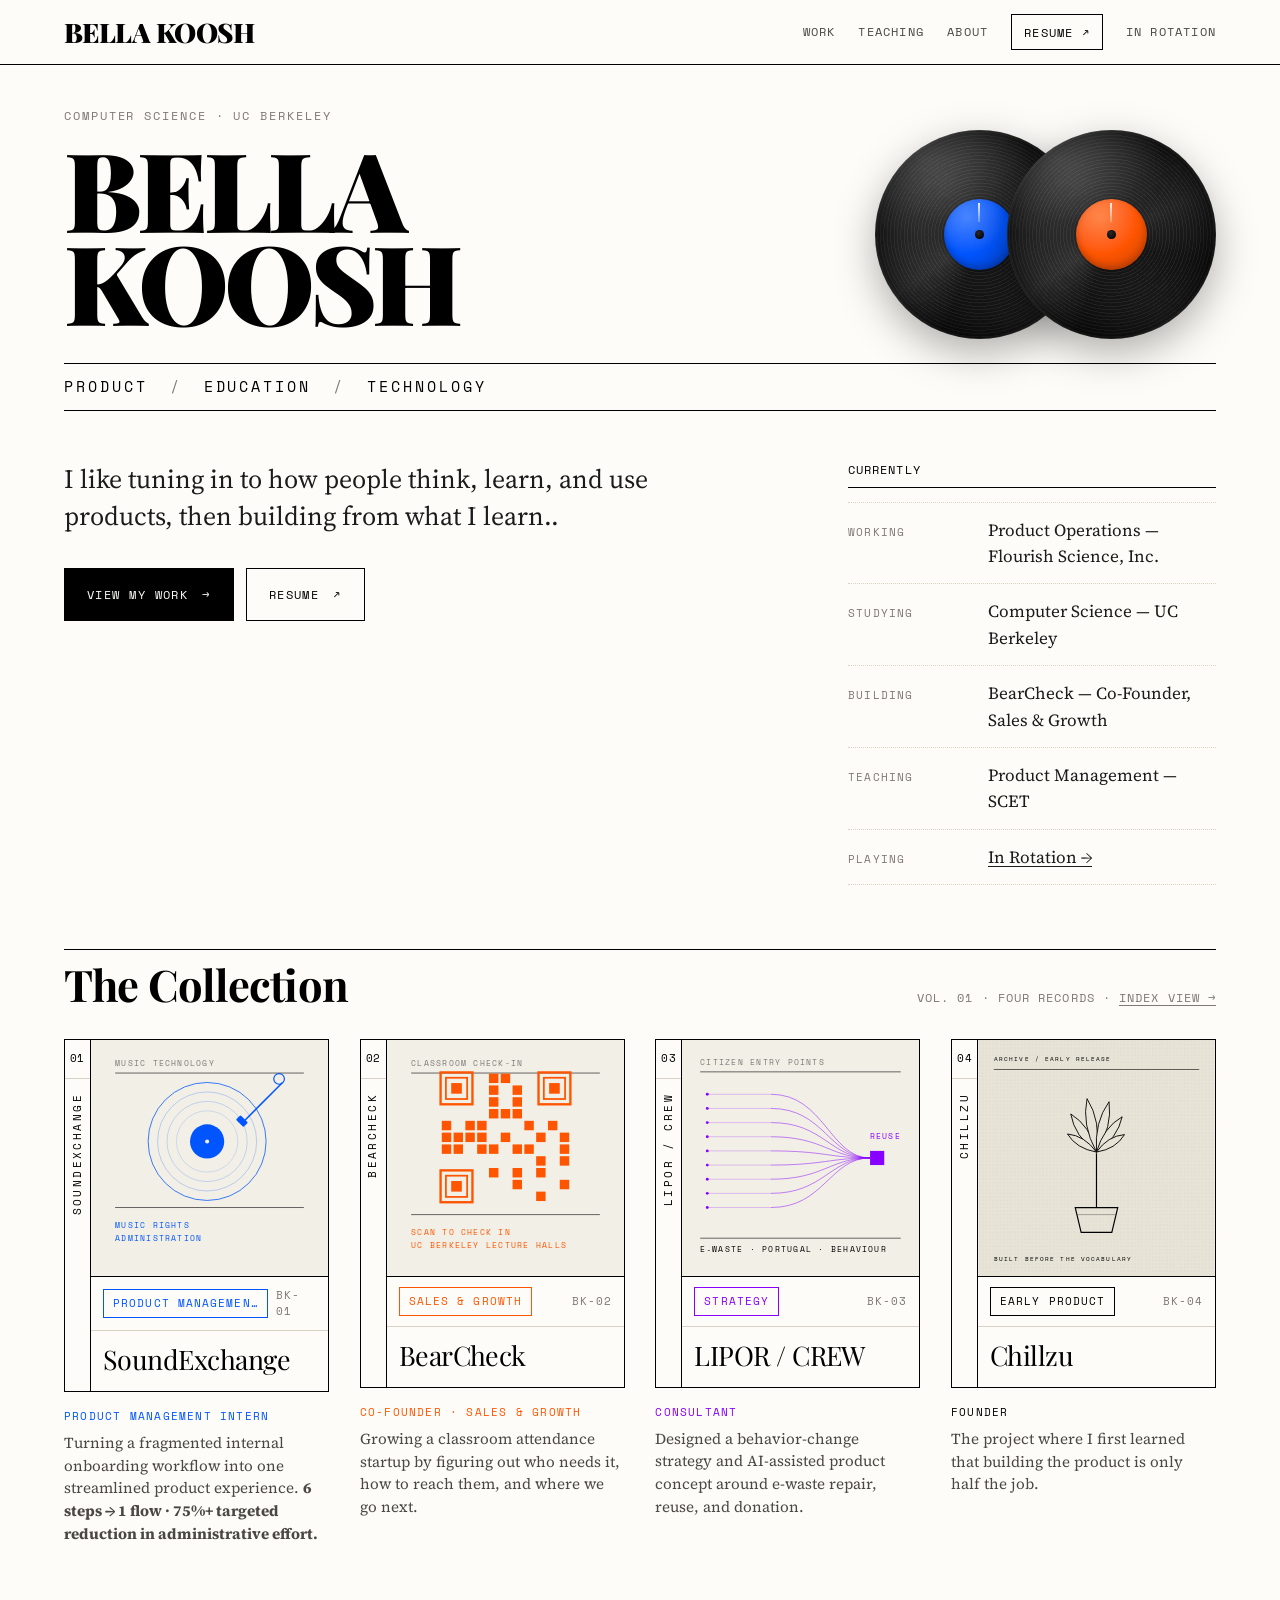
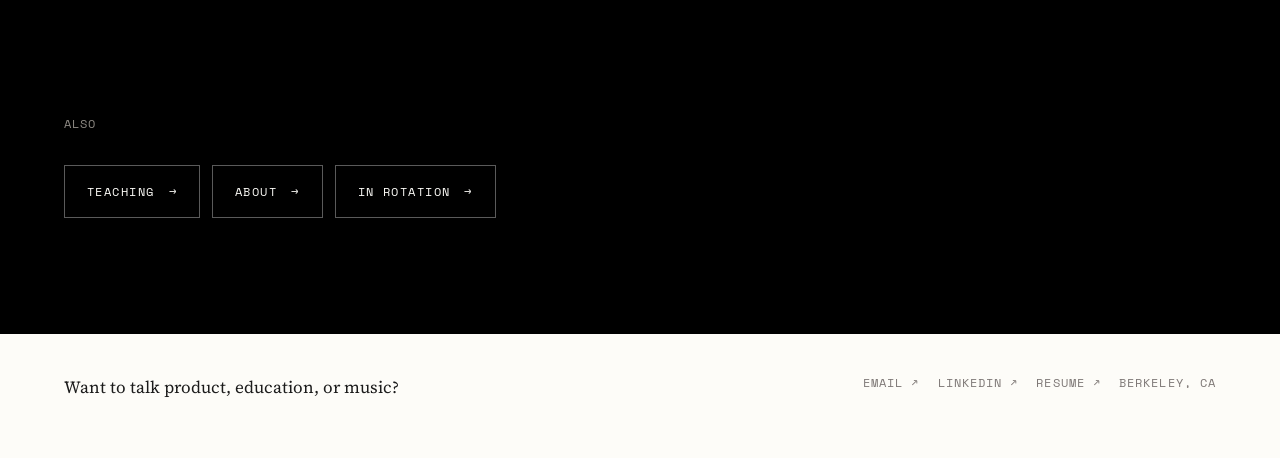
<file: index.html>
<!DOCTYPE html>
<html lang="en">
<head>
<meta charset="utf-8">
<meta name="viewport" content="width=device-width, initial-scale=1">
<title>Bella Koosh — Product / Education / Technology</title>
<meta name="description" content="Bella Koosh is a UC Berkeley computer science student working across product management, startup growth, strategy, and teaching.">
<meta property="og:title" content="Bella Koosh — Product / Education / Technology">
<meta property="og:description" content="Bella Koosh is a UC Berkeley computer science student working across product management, startup growth, strategy, and teaching.">
<meta property="og:type" content="website">
<link
  rel="icon"
  type="image/svg+xml"
  href="data:image/svg+xml,%3Csvg xmlns='http://www.w3.org/2000/svg' viewBox='0 0 32 32'%3E%3Ccircle cx='16' cy='16' r='14' fill='%23000'/%3E%3Ccircle cx='16' cy='16' r='10.5' fill='none' stroke='%23383838' stroke-width='1'/%3E%3Ccircle cx='16' cy='16' r='7.5' fill='none' stroke='%23383838' stroke-width='1'/%3E%3Ccircle cx='16' cy='16' r='5' fill='%230055FF'/%3E%3Ccircle cx='16' cy='16' r='1.4' fill='%23FDFCF8'/%3E%3C/svg%3E"
>
<link rel="preconnect" href="https://fonts.googleapis.com">
<link rel="preconnect" href="https://fonts.gstatic.com" crossorigin>
<link href="https://fonts.googleapis.com/css2?family=Playfair+Display:ital,wght@0,400..900;1,400..900&family=Source+Serif+4:ital,opsz,wght@0,8..60,300..600;1,8..60,300..600&family=Space+Mono:ital,wght@0,400;0,700;1,400&display=swap" rel="stylesheet">

<link rel="stylesheet" href="assets/css/site.css">
</head>
<body>
<a class="skip" href="#main">Skip to content</a>
<div class="needle" aria-hidden="true"></div>
<header class="masthead">
  <div class="shell masthead__in">
    <a class="wordmark" href="index.html">Bella Koosh</a>
    <button class="navtoggle" aria-expanded="false" aria-controls="primary-nav"><span data-label>Menu</span></button>
    <nav class="nav" id="primary-nav" aria-label="Primary">
      <a href="work.html">Work</a>
      <a href="teaching.html">Teaching</a>
      <a href="about.html">About</a>
      <a class="nav__resume" href="assets/resume/bella-koosh-resume.pdf">Resume ↗</a>
      <a href="in-rotation.html">In Rotation</a>
    </nav>
  </div>
</header>

<main id="main">

  <section class="shell hero">
    <p class="hero__school rise">Computer Science <span aria-hidden="true">&#183;</span> UC Berkeley</p>

    <h1 class="hero__name rise"><span>Bella</span><span>Koosh</span></h1>

      <a class="decks2" href="in-rotation.html" aria-label="In Rotation">
        <span class="disc disc--b" aria-hidden="true"><b><i></i></b></span>
        <span class="disc disc--a" aria-hidden="true"><b><i></i></b></span>
      </a>

    <p class="hero__disciplines rise">Product <i>/</i> Education <i>/</i> Technology</p>

    <div class="grid hero__grid">
      <div class="hero__statement rise">
        <p>I like tuning in to how people think, learn, and use products, then building from what I learn..</p>
        <div class="hero__cta">
          <a class="btn btn--solid" href="work.html">View my work <span aria-hidden="true">&rarr;</span></a>
          <a class="btn" href="assets/resume/bella-koosh-resume.pdf">Resume <span aria-hidden="true">&#8599;</span></a>
        </div>
      </div>

      <aside class="hero__side rise" aria-label="Current status">
  <p class="mono mono--ink hero__sidehead">Currently</p>
  <dl class="liner">
    <div class="liner__row"><dt>Working</dt><dd>Product Operations &mdash; Flourish Science, Inc.</dd></div>
    <div class="liner__row"><dt>Studying</dt><dd>Computer Science &mdash; UC Berkeley</dd></div>
    <div class="liner__row"><dt>Building</dt><dd>BearCheck &mdash; Co-Founder, Sales &amp; Growth</dd></div>
    <div class="liner__row"><dt>Teaching</dt><dd>Product Management &mdash; SCET</dd></div>
    <div class="liner__row"><dt>Playing</dt><dd><a href="in-rotation.html">In Rotation &rarr;</a></dd></div>
  </dl>
</aside>
    </div>
  </section>

  <section class="shell section--snug" aria-labelledby="collection-h">
    <div class="sechead">
      <h2 id="collection-h">The Collection</h2>
      <p class="mono">Vol. 01 <span aria-hidden="true">&middot;</span> Four records <span aria-hidden="true">&middot;</span> <a href="work.html">Index view &rarr;</a></p>
    </div>
    <div class="shelf">
      <article class="record rise" data-accent="blue">
        <a class="sleeve" href="soundexchange.html" aria-labelledby="rec-soundexchange">
          <span class="sleeve__disc"></span>
          <span class="sleeve__body">
            <span class="sleeve__spine"><b>01</b><span>SoundExchange</span></span>
            <span class="sleeve__face">
              <span class="sleeve__art">
                <svg viewBox="0 0 400 400" role="img" aria-label="Cover art: a vinyl record and tonearm, representing music rights administration">
  <rect width="400" height="400" fill="#f2efe6"/>
  <text x="40" y="44" font-family="Space Mono, monospace" font-size="13" letter-spacing="2.1" fill="#7e7876">MUSIC TECHNOLOGY</text>
  <line x1="40" y1="56" x2="360" y2="56" stroke="#000" stroke-width="1"/>
  <circle cx="196" cy="172" r="100" fill="none" stroke="#0055ff" stroke-width="1.3"/>
  <circle cx="196" cy="172" r="84" fill="none" stroke="#0055ff" stroke-width="0.75" opacity="0.55"/>
  <circle cx="196" cy="172" r="68" fill="none" stroke="#0055ff" stroke-width="0.75" opacity="0.45"/>
  <circle cx="196" cy="172" r="52" fill="none" stroke="#0055ff" stroke-width="0.75" opacity="0.35"/>
  <circle cx="196" cy="172" r="29" fill="#0055ff"/>
  <circle cx="196" cy="172" r="3.5" fill="#f2efe6"/>
  <circle cx="318" cy="66" r="9" fill="none" stroke="#0055ff" stroke-width="2"/>
  <line x1="323" y1="73" x2="258" y2="138" stroke="#0055ff" stroke-width="2.5" stroke-linecap="round"/>
  <rect x="246" y="132" width="18" height="11" rx="2" fill="#0055ff" transform="rotate(45 255 137.5)"/>
  <line x1="40" y1="284" x2="360" y2="284" stroke="#000" stroke-width="1"/>
  <text x="40" y="318" font-family="Space Mono, monospace" font-size="13" letter-spacing="2.1" fill="#0055ff">MUSIC RIGHTS</text>
  <text x="40" y="340" font-family="Space Mono, monospace" font-size="13" letter-spacing="2.1" fill="#0055ff">ADMINISTRATION</text>
</svg>
  <rect width="400" height="400" fill="#f2efe6"/>
  <text x="40" y="48" font-family="Space Mono, monospace" font-size="13" letter-spacing="2.1" fill="#7e7876">MANUAL INVITATION SEQUENCE</text>
  <line x1="40" y1="58" x2="360" y2="58" stroke="#000" stroke-width="1"/>
  <g opacity="0.45"><line x1="43.5" y1="78" x2="286.5" y2="78" stroke="#0055ff" stroke-width="1"/><rect x="40" y="74.5" width="7" height="7" fill="#0055ff" stroke="#0055ff"/><rect x="102" y="74.5" width="7" height="7" fill="none" stroke="#0055ff"/><rect x="164" y="74.5" width="7" height="7" fill="none" stroke="#0055ff"/><rect x="226" y="74.5" width="7" height="7" fill="none" stroke="#0055ff"/><rect x="288" y="74.5" width="7" height="7" fill="none" stroke="#0055ff"/></g><g opacity="0.54"><line x1="43.5" y1="104" x2="286.5" y2="104" stroke="#0055ff" stroke-width="1"/><rect x="40" y="100.5" width="7" height="7" fill="#0055ff" stroke="#0055ff"/><rect x="102" y="100.5" width="7" height="7" fill="none" stroke="#0055ff"/><rect x="164" y="100.5" width="7" height="7" fill="none" stroke="#0055ff"/><rect x="226" y="100.5" width="7" height="7" fill="none" stroke="#0055ff"/><rect x="288" y="100.5" width="7" height="7" fill="none" stroke="#0055ff"/></g><g opacity="0.63"><line x1="43.5" y1="130" x2="286.5" y2="130" stroke="#0055ff" stroke-width="1"/><rect x="40" y="126.5" width="7" height="7" fill="#0055ff" stroke="#0055ff"/><rect x="102" y="126.5" width="7" height="7" fill="none" stroke="#0055ff"/><rect x="164" y="126.5" width="7" height="7" fill="none" stroke="#0055ff"/><rect x="226" y="126.5" width="7" height="7" fill="none" stroke="#0055ff"/><rect x="288" y="126.5" width="7" height="7" fill="none" stroke="#0055ff"/></g><g opacity="0.72"><line x1="43.5" y1="156" x2="286.5" y2="156" stroke="#0055ff" stroke-width="1"/><rect x="40" y="152.5" width="7" height="7" fill="#0055ff" stroke="#0055ff"/><rect x="102" y="152.5" width="7" height="7" fill="none" stroke="#0055ff"/><rect x="164" y="152.5" width="7" height="7" fill="none" stroke="#0055ff"/><rect x="226" y="152.5" width="7" height="7" fill="none" stroke="#0055ff"/><rect x="288" y="152.5" width="7" height="7" fill="none" stroke="#0055ff"/></g><g opacity="0.81"><line x1="43.5" y1="182" x2="286.5" y2="182" stroke="#0055ff" stroke-width="1"/><rect x="40" y="178.5" width="7" height="7" fill="#0055ff" stroke="#0055ff"/><rect x="102" y="178.5" width="7" height="7" fill="none" stroke="#0055ff"/><rect x="164" y="178.5" width="7" height="7" fill="none" stroke="#0055ff"/><rect x="226" y="178.5" width="7" height="7" fill="none" stroke="#0055ff"/><rect x="288" y="178.5" width="7" height="7" fill="none" stroke="#0055ff"/></g><g opacity="0.90"><line x1="43.5" y1="208" x2="286.5" y2="208" stroke="#0055ff" stroke-width="1"/><rect x="40" y="204.5" width="7" height="7" fill="#0055ff" stroke="#0055ff"/><rect x="102" y="204.5" width="7" height="7" fill="none" stroke="#0055ff"/><rect x="164" y="204.5" width="7" height="7" fill="none" stroke="#0055ff"/><rect x="226" y="204.5" width="7" height="7" fill="none" stroke="#0055ff"/><rect x="288" y="204.5" width="7" height="7" fill="none" stroke="#0055ff"/></g><g opacity="0.99"><line x1="43.5" y1="234" x2="286.5" y2="234" stroke="#0055ff" stroke-width="1"/><rect x="40" y="230.5" width="7" height="7" fill="#0055ff" stroke="#0055ff"/><rect x="102" y="230.5" width="7" height="7" fill="none" stroke="#0055ff"/><rect x="164" y="230.5" width="7" height="7" fill="none" stroke="#0055ff"/><rect x="226" y="230.5" width="7" height="7" fill="none" stroke="#0055ff"/><rect x="288" y="230.5" width="7" height="7" fill="none" stroke="#0055ff"/></g>
  <text x="322" y="160" font-family="Space Mono, monospace" font-size="12.5" letter-spacing="2" fill="#7e7876" transform="rotate(90 322 160)">REPEATED</text>
  <line x1="40" y1="276" x2="360" y2="276" stroke="#000" stroke-width="1"/>
  <text x="38" y="356" font-family="Playfair Display, serif" font-weight="900" font-size="102" letter-spacing="-4" fill="#000">3&#8211;5</text>
  <text x="230" y="326" font-family="Space Mono, monospace" font-size="13" letter-spacing="2.1" fill="#0055ff">MINUTES</text>
  <text x="230" y="348" font-family="Space Mono, monospace" font-size="13" letter-spacing="2.1" fill="#0055ff">PER INVITE</text>
</svg>
                <span class="sleeve__reveal">
                  <span class="sleeve__revealgrid">
                    <b>Role</b><i>Product Management Intern</i>
                    <b>What I did</b><i>Led discovery on a fragmented internal workflow and defined the fix engineering could build.</i>
                    <b>Evidence</b><i>PRD, Jira stories, Gherkin acceptance criteria.</i>
                  </span>
                  <span class="sleeve__open">Open record <span aria-hidden="true">&rarr;</span></span>
                </span>
              </span>
              <span class="sleeve__meta">
                <span class="chip">Product Management</span>
                <span class="mono mono--sm">BK-01</span>
              </span>
              <span class="sleeve__title" id="rec-soundexchange">SoundExchange</span>
            </span>
          </span>
        </a>
        <span class="record__scan">
          <span class="record__role">Product Management Intern</span>
          <span class="record__evidence">Turning a fragmented internal onboarding workflow into one streamlined product experience. <strong>6 steps &rarr; 1 flow &middot; 75%+ targeted reduction in administrative effort.</strong></span>
        </span>
      </article>

      <article class="record rise" data-accent="orange">
        <a class="sleeve" href="bearcheck.html" aria-labelledby="rec-bearcheck">
          <span class="sleeve__disc"></span>
          <span class="sleeve__body">
            <span class="sleeve__spine"><b>02</b><span>BearCheck</span></span>
            <span class="sleeve__face">
              <span class="sleeve__art">
                <svg viewBox="0 0 400 400" role="img" aria-label="Cover art: a QR code, representing classroom check-in">
  <rect width="400" height="400" fill="#f2efe6"/>
  <text x="40" y="44" font-family="Space Mono, monospace" font-size="13" letter-spacing="2.1" fill="#7e7876">CLASSROOM CHECK-IN</text>
  <line x1="40" y1="56" x2="360" y2="56" stroke="#000" stroke-width="1"/>
  <rect x="90" y="55" width="54" height="54" fill="none" stroke="#ff5500" stroke-width="4"/><rect x="99" y="64" width="36" height="36" fill="none" stroke="#ff5500" stroke-width="3"/><rect x="108" y="73" width="18" height="18" fill="#ff5500"/><rect x="256" y="55" width="54" height="54" fill="none" stroke="#ff5500" stroke-width="4"/><rect x="265" y="64" width="36" height="36" fill="none" stroke="#ff5500" stroke-width="3"/><rect x="274" y="73" width="18" height="18" fill="#ff5500"/><rect x="90" y="221" width="54" height="54" fill="none" stroke="#ff5500" stroke-width="4"/><rect x="99" y="230" width="36" height="36" fill="none" stroke="#ff5500" stroke-width="3"/><rect x="108" y="239" width="18" height="18" fill="#ff5500"/>
  <rect x="172" y="57" width="16" height="16" fill="#ff5500"/><rect x="192" y="57" width="16" height="16" fill="#ff5500"/><rect x="172" y="77" width="16" height="16" fill="#ff5500"/><rect x="212" y="77" width="16" height="16" fill="#ff5500"/><rect x="172" y="97" width="16" height="16" fill="#ff5500"/><rect x="212" y="97" width="16" height="16" fill="#ff5500"/><rect x="172" y="117" width="16" height="16" fill="#ff5500"/><rect x="192" y="117" width="16" height="16" fill="#ff5500"/><rect x="212" y="117" width="16" height="16" fill="#ff5500"/><rect x="92" y="137" width="16" height="16" fill="#ff5500"/><rect x="132" y="137" width="16" height="16" fill="#ff5500"/><rect x="152" y="137" width="16" height="16" fill="#ff5500"/><rect x="232" y="137" width="16" height="16" fill="#ff5500"/><rect x="272" y="137" width="16" height="16" fill="#ff5500"/><rect x="92" y="157" width="16" height="16" fill="#ff5500"/><rect x="112" y="157" width="16" height="16" fill="#ff5500"/><rect x="132" y="157" width="16" height="16" fill="#ff5500"/><rect x="152" y="157" width="16" height="16" fill="#ff5500"/><rect x="192" y="157" width="16" height="16" fill="#ff5500"/><rect x="252" y="157" width="16" height="16" fill="#ff5500"/><rect x="292" y="157" width="16" height="16" fill="#ff5500"/><rect x="92" y="177" width="16" height="16" fill="#ff5500"/><rect x="112" y="177" width="16" height="16" fill="#ff5500"/><rect x="152" y="177" width="16" height="16" fill="#ff5500"/><rect x="172" y="177" width="16" height="16" fill="#ff5500"/><rect x="212" y="177" width="16" height="16" fill="#ff5500"/><rect x="232" y="177" width="16" height="16" fill="#ff5500"/><rect x="292" y="177" width="16" height="16" fill="#ff5500"/><rect x="252" y="197" width="16" height="16" fill="#ff5500"/><rect x="292" y="197" width="16" height="16" fill="#ff5500"/><rect x="172" y="217" width="16" height="16" fill="#ff5500"/><rect x="212" y="217" width="16" height="16" fill="#ff5500"/><rect x="252" y="217" width="16" height="16" fill="#ff5500"/><rect x="212" y="237" width="16" height="16" fill="#ff5500"/><rect x="292" y="237" width="16" height="16" fill="#ff5500"/><rect x="252" y="257" width="16" height="16" fill="#ff5500"/>
  <line x1="40" y1="296" x2="360" y2="296" stroke="#000" stroke-width="1"/>
  <text x="40" y="330" font-family="Space Mono, monospace" font-size="13" letter-spacing="2.1" fill="#ff5500">SCAN TO CHECK IN</text>
  <text x="40" y="352" font-family="Space Mono, monospace" font-size="13" letter-spacing="2.1" fill="#ff5500">UC BERKELEY LECTURE HALLS</text>
</svg>
  <rect width="400" height="400" fill="#f2efe6"/>
  <text x="28" y="36" font-family="Space Mono, monospace" font-size="13" letter-spacing="2.1" fill="#7e7876">OUTREACH &#8594; RELATIONSHIP</text>
  <line x1="28" y1="48" x2="372" y2="48" stroke="#000" stroke-width="1"/>
  <path d="M30 60 C140 60 160 120 250 120" fill="none" stroke="#ff5500" stroke-width="1.1" opacity="0.30"/><circle cx="30" cy="60" r="2.6" fill="#ff5500" opacity="0.6"/><path d="M30 108 C140 108 160 200 250 200" fill="none" stroke="#ff5500" stroke-width="1.1" opacity="0.48"/><circle cx="30" cy="108" r="2.6" fill="#ff5500" opacity="0.6"/><path d="M30 156 C140 156 160 280 250 280" fill="none" stroke="#ff5500" stroke-width="1.1" opacity="0.66"/><circle cx="30" cy="156" r="2.6" fill="#ff5500" opacity="0.6"/><path d="M30 204 C140 204 160 120 250 120" fill="none" stroke="#ff5500" stroke-width="1.1" opacity="0.30"/><circle cx="30" cy="204" r="2.6" fill="#ff5500" opacity="0.6"/><path d="M30 252 C140 252 160 200 250 200" fill="none" stroke="#ff5500" stroke-width="1.1" opacity="0.48"/><circle cx="30" cy="252" r="2.6" fill="#ff5500" opacity="0.6"/><path d="M30 300 C140 300 160 280 250 280" fill="none" stroke="#ff5500" stroke-width="1.1" opacity="0.66"/><circle cx="30" cy="300" r="2.6" fill="#ff5500" opacity="0.6"/><circle cx="250" cy="120" r="7" fill="#ff5500"/><circle cx="250" cy="120" r="13" fill="none" stroke="#ff5500" stroke-width="1" opacity="0.4"/><circle cx="250" cy="200" r="7" fill="#ff5500"/><circle cx="250" cy="200" r="13" fill="none" stroke="#ff5500" stroke-width="1" opacity="0.4"/><circle cx="250" cy="280" r="7" fill="#ff5500"/><circle cx="250" cy="280" r="13" fill="none" stroke="#ff5500" stroke-width="1" opacity="0.4"/>
  <line x1="28" y1="336" x2="372" y2="336" stroke="#000" stroke-width="1"/>
  <text x="28" y="360" font-family="Space Mono, monospace" font-size="13" letter-spacing="2.1" fill="#ff5500">UC BERKELEY LECTURE HALLS</text>
</svg>
                <span class="sleeve__reveal">
                  <span class="sleeve__revealgrid">
                    <b>Role</b><i>Co-Founder &middot; Sales &amp; Growth</i>
                    <b>What I did</b><i>Finding who needs BearCheck, how to reach them, and where the company goes next.</i>
                    <b>Evidence</b><i>Live across UC Berkeley lecture halls.</i>
                  </span>
                  <span class="sleeve__open">Open record <span aria-hidden="true">&rarr;</span></span>
                </span>
              </span>
              <span class="sleeve__meta">
                <span class="chip">Sales &amp; Growth</span>
                <span class="mono mono--sm">BK-02</span>
              </span>
              <span class="sleeve__title" id="rec-bearcheck">BearCheck</span>
            </span>
          </span>
        </a>
        <span class="record__scan">
          <span class="record__role">Co-Founder &middot; Sales &amp; Growth</span>
          <span class="record__evidence">Growing a classroom attendance startup by figuring out who needs it, how to reach them, and where we go next.</span>
        </span>
      </article>

      <article class="record rise" data-accent="purple">
        <a class="sleeve" href="lipor.html" aria-labelledby="rec-lipor">
          <span class="sleeve__disc"></span>
          <span class="sleeve__body">
            <span class="sleeve__spine"><b>03</b><span>LIPOR / CREW</span></span>
            <span class="sleeve__face">
              <span class="sleeve__art">
                <svg viewBox="0 0 400 400" role="img" aria-label="Cover art: many citizen entry points narrowing to a single reuse outcome">
  <rect width="400" height="400" fill="#f2efe6"/>
  <text x="30" y="42" font-family="Space Mono, monospace" font-size="13" letter-spacing="2.1" fill="#7e7876">CITIZEN ENTRY POINTS</text>
  <line x1="30" y1="54" x2="370" y2="54" stroke="#000" stroke-width="1"/>
  <path d="M150 92 C240 92 250 200 318 200" fill="none" stroke="#8800ff" stroke-width="1.1" opacity="0.75"/><line x1="42" y1="92" x2="150" y2="92" stroke="#8800ff" stroke-width="1.1" opacity="0.35"/><circle cx="42" cy="92" r="2.4" fill="#8800ff"/><path d="M150 116 C240 116 250 200 318 200" fill="none" stroke="#8800ff" stroke-width="1.1" opacity="0.75"/><line x1="42" y1="116" x2="150" y2="116" stroke="#8800ff" stroke-width="1.1" opacity="0.35"/><circle cx="42" cy="116" r="2.4" fill="#8800ff"/><path d="M150 140 C240 140 250 200 318 200" fill="none" stroke="#8800ff" stroke-width="1.1" opacity="0.75"/><line x1="42" y1="140" x2="150" y2="140" stroke="#8800ff" stroke-width="1.1" opacity="0.35"/><circle cx="42" cy="140" r="2.4" fill="#8800ff"/><path d="M150 164 C240 164 250 200 318 200" fill="none" stroke="#8800ff" stroke-width="1.1" opacity="0.75"/><line x1="42" y1="164" x2="150" y2="164" stroke="#8800ff" stroke-width="1.1" opacity="0.35"/><circle cx="42" cy="164" r="2.4" fill="#8800ff"/><path d="M150 188 C240 188 250 200 318 200" fill="none" stroke="#8800ff" stroke-width="1.1" opacity="0.75"/><line x1="42" y1="188" x2="150" y2="188" stroke="#8800ff" stroke-width="1.1" opacity="0.35"/><circle cx="42" cy="188" r="2.4" fill="#8800ff"/><path d="M150 212 C240 212 250 200 318 200" fill="none" stroke="#8800ff" stroke-width="1.1" opacity="0.75"/><line x1="42" y1="212" x2="150" y2="212" stroke="#8800ff" stroke-width="1.1" opacity="0.35"/><circle cx="42" cy="212" r="2.4" fill="#8800ff"/><path d="M150 236 C240 236 250 200 318 200" fill="none" stroke="#8800ff" stroke-width="1.1" opacity="0.75"/><line x1="42" y1="236" x2="150" y2="236" stroke="#8800ff" stroke-width="1.1" opacity="0.35"/><circle cx="42" cy="236" r="2.4" fill="#8800ff"/><path d="M150 260 C240 260 250 200 318 200" fill="none" stroke="#8800ff" stroke-width="1.1" opacity="0.75"/><line x1="42" y1="260" x2="150" y2="260" stroke="#8800ff" stroke-width="1.1" opacity="0.35"/><circle cx="42" cy="260" r="2.4" fill="#8800ff"/><path d="M150 284 C240 284 250 200 318 200" fill="none" stroke="#8800ff" stroke-width="1.1" opacity="0.75"/><line x1="42" y1="284" x2="150" y2="284" stroke="#8800ff" stroke-width="1.1" opacity="0.35"/><circle cx="42" cy="284" r="2.4" fill="#8800ff"/>
  <rect x="318" y="188" width="24" height="24" fill="#8800ff"/>
  <text x="370" y="168" text-anchor="end" font-family="Space Mono, monospace" font-size="13" letter-spacing="2.1" fill="#8800ff">REUSE</text>
  <line x1="30" y1="336" x2="370" y2="336" stroke="#000" stroke-width="1"/>
  <text x="30" y="360" font-family="Space Mono, monospace" font-size="13" letter-spacing="2.1" fill="#000">E&#8209;WASTE &#183; PORTUGAL &#183; BEHAVIOUR</text>
</svg>
                <span class="sleeve__reveal">
                  <span class="sleeve__revealgrid">
                    <b>Role</b><i>Consultant</i>
                    <b>What I did</b><i>Designed a citizen-engagement strategy and an AI-assisted concept for e-waste reuse and donation.</i>
                    <b>Evidence</b><i>Recommendations presented to LIPOR leadership.</i>
                  </span>
                  <span class="sleeve__open">Open record <span aria-hidden="true">&rarr;</span></span>
                </span>
              </span>
              <span class="sleeve__meta">
                <span class="chip">Strategy</span>
                <span class="mono mono--sm">BK-03</span>
              </span>
              <span class="sleeve__title" id="rec-lipor">LIPOR / CREW</span>
            </span>
          </span>
        </a>
        <span class="record__scan">
          <span class="record__role">Consultant</span>
          <span class="record__evidence">Designed a behavior-change strategy and AI-assisted product concept around e-waste repair, reuse, and donation.</span>
        </span>
      </article>

      <article class="record rise" data-accent="ink">
        <a class="sleeve" href="chillzu.html" aria-labelledby="rec-chillzu">
          <span class="sleeve__disc"></span>
          <span class="sleeve__body">
            <span class="sleeve__spine"><b>04</b><span>Chillzu</span></span>
            <span class="sleeve__face">
              <span class="sleeve__art">
              <svg viewBox="0 0 400 400" role="img" aria-label="Cover art: a potted plant, representing an early wellness project">
  <defs>
    <pattern id="cznoise" width="6" height="6" patternUnits="userSpaceOnUse">
      <circle cx="1.5" cy="1.5" r="0.6" fill="#000" opacity="0.16"/>
    </pattern>
  </defs>
  <rect width="400" height="400" fill="#e7e3d7"/>
  <rect width="400" height="400" fill="url(#cznoise)"/>
  <text x="26" y="36" font-family="Space Mono, monospace" font-size="10.5" letter-spacing="1.9" fill="#000">ARCHIVE / EARLY RELEASE</text>
  <line x1="26" y1="50" x2="374" y2="50" stroke="#000" stroke-width="1"/>
  <line x1="200" y1="192" x2="200" y2="284" stroke="#000" stroke-width="2"/>
  <path d="M200,190 Q216,147.1 200,112 Q184,147.1 200,190 Z" transform="rotate(-34 200 190)" fill="#e7e3d7" stroke="#000" stroke-width="1.4"/><path d="M200,190 Q217,139.4 200,98 Q183,139.4 200,190 Z" transform="rotate(-10 200 190)" fill="#e7e3d7" stroke="#000" stroke-width="1.4"/><path d="M200,190 Q216,141.6 200,102 Q184,141.6 200,190 Z" transform="rotate(14 200 190)" fill="#e7e3d7" stroke="#000" stroke-width="1.4"/><path d="M200,190 Q215,149.3 200,116 Q185,149.3 200,190 Z" transform="rotate(36 200 190)" fill="#e7e3d7" stroke="#000" stroke-width="1.4"/><path d="M200,190 Q213,158.1 200,132 Q187,158.1 200,190 Z" transform="rotate(-58 200 190)" fill="#e7e3d7" stroke="#000" stroke-width="1.4"/><path d="M200,190 Q213,159.2 200,134 Q187,159.2 200,190 Z" transform="rotate(58 200 190)" fill="#e7e3d7" stroke="#000" stroke-width="1.4"/>
  <path d="M164,284 L236,284 L226,326 L174,326 Z" fill="none" stroke="#000" stroke-width="2"/>
  <line x1="168" y1="296" x2="232" y2="296" stroke="#000" stroke-width="1" opacity="0.5"/>
  <text x="26" y="374" font-family="Space Mono, monospace" font-size="10.5" letter-spacing="1.9" fill="#000">BUILT BEFORE THE VOCABULARY</text>
</svg>
  <defs>
    <pattern id="cznoise" width="6" height="6" patternUnits="userSpaceOnUse">
      <circle cx="1.5" cy="1.5" r="0.6" fill="#000" opacity="0.16"/>
    </pattern>
  </defs>
  <rect width="400" height="400" fill="#e7e3d7"/>
  <rect width="400" height="400" fill="url(#cznoise)"/>
  <g fill="none" stroke="#000" stroke-width="1">
    <circle cx="200" cy="204" r="26" opacity="0.85"/>
    <circle cx="200" cy="204" r="52" opacity="0.68"/>
    <circle cx="200" cy="204" r="78" opacity="0.52"/>
    <circle cx="200" cy="204" r="104" opacity="0.36"/>
    <circle cx="200" cy="204" r="130" opacity="0.22"/>
  </g>
  <g fill="none" stroke="#ff5500" stroke-width="1" opacity="0.30" transform="translate(4,-3)">
    <circle cx="200" cy="204" r="26"/><circle cx="200" cy="204" r="52"/><circle cx="200" cy="204" r="78"/>
  </g>
  <circle cx="200" cy="204" r="8" fill="#000"/>
  <text x="26" y="36" font-family="Space Mono, monospace" font-size="13" letter-spacing="2.1" fill="#000">ARCHIVE / EARLY RELEASE</text>
  <line x1="26" y1="50" x2="374" y2="50" stroke="#000" stroke-width="1"/>
  <text x="26" y="374" font-family="Space Mono, monospace" font-size="13" letter-spacing="2.1" fill="#000">BUILT BEFORE THE VOCABULARY</text>
</svg>
                <span class="sleeve__reveal">
                  <span class="sleeve__revealgrid">
                    <b>Role</b><i>Founder</i>
                    <b>What I did</b><i>Researched, designed, and coded a wellness app for teenagers, then rebuilt it around what users actually needed.</i>
                    <b>Evidence</b><i>React/JavaScript prototype, tested with real users.</i>
                  </span>
                  <span class="sleeve__open">Open record <span aria-hidden="true">&rarr;</span></span>
                </span>
              </span>
              <span class="sleeve__meta">
                <span class="chip chip--ink">Early Product</span>
                <span class="mono mono--sm">BK-04</span>
              </span>
              <span class="sleeve__title" id="rec-chillzu">Chillzu</span>
            </span>
          </span>
        </a>
        <span class="record__scan">
          <span class="record__role">Founder</span>
          <span class="record__evidence">The project where I first learned that building the product is only half the job.</span>
        </span>
      </article>
    </div>
  </section>

  <section class="section section--ink">
    <div class="shell">
      <div class="grid">
        <div class="closing rise">
          <p class="mono">Also</p>
         <!-- <h2 class="closing__h">I care whether the thing works &mdash; and whether anyone can actually use it.</h2> *\ -->
          <div class="hero__cta">
            <a class="btn" href="teaching.html">Teaching <span aria-hidden="true">&rarr;</span></a>
            <a class="btn" href="about.html">About <span aria-hidden="true">&rarr;</span></a>
            <a class="btn" href="in-rotation.html">In Rotation <span aria-hidden="true">&rarr;</span></a>
          </div>
        </div>
      </div>
    </div>
  </section>

</main>
<footer class="colophon">
  <div class="shell colophon__in">
    <p class="colophon__ask">Want to talk product, education, or music?</p>
    <nav class="colophon__links mono" aria-label="Footer">
     <a href="#" id="email-link">Email &#8599;</a>

<script>
  const user = "isabellakoosh";
  const domain = "berkeley.edu";
  document.getElementById("email-link").href = `mailto:${user}@${domain}`;
</script>
      <a
          href="https://www.linkedin.com/in/bella-koosh/"
          target="_blank"
          rel="noopener noreferrer"
        >
          LinkedIn &#8599;
        </a>
      <a href="assets/resume/bella-koosh-resume.pdf">Resume &#8599;</a>
      <span class="colophon__loc">Berkeley, CA</span>
    </nav>
  </div>
</footer>

<script src="assets/js/site.js" defer></script>
</body>
</html>
</file>
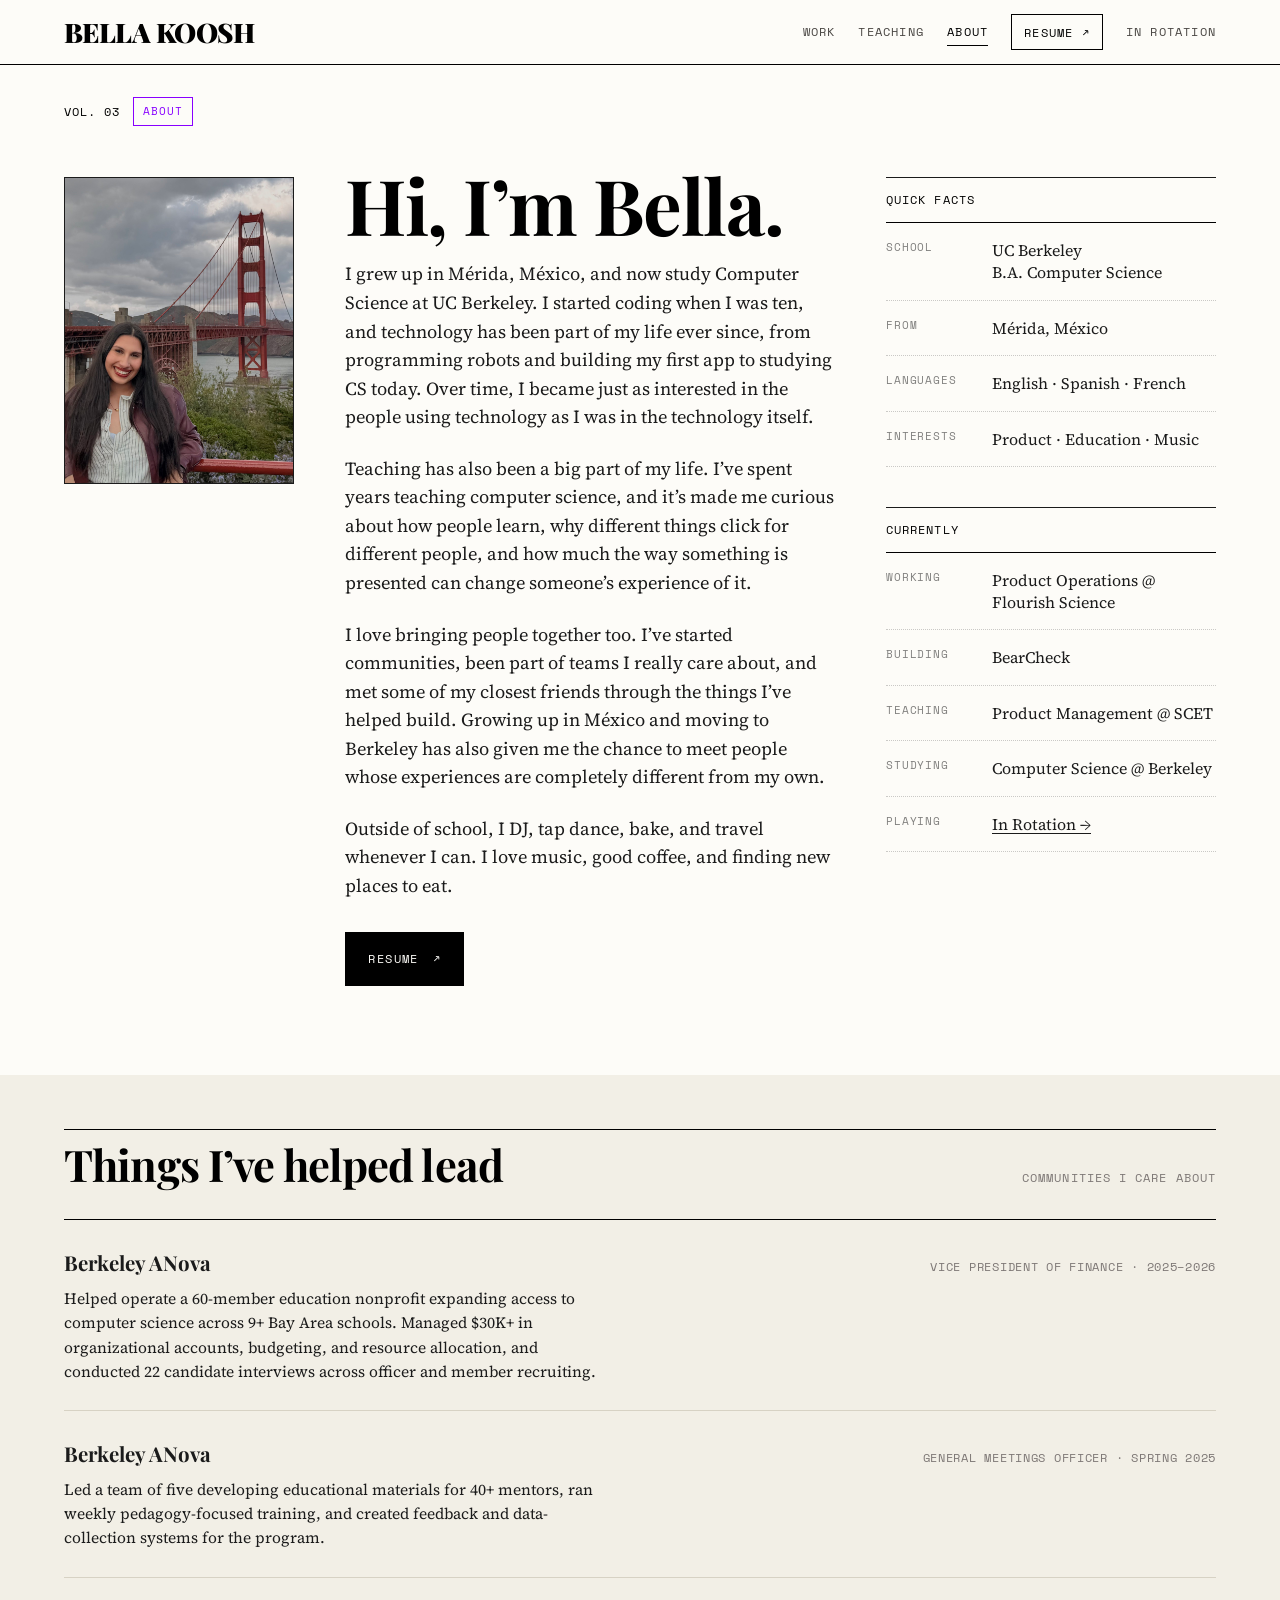
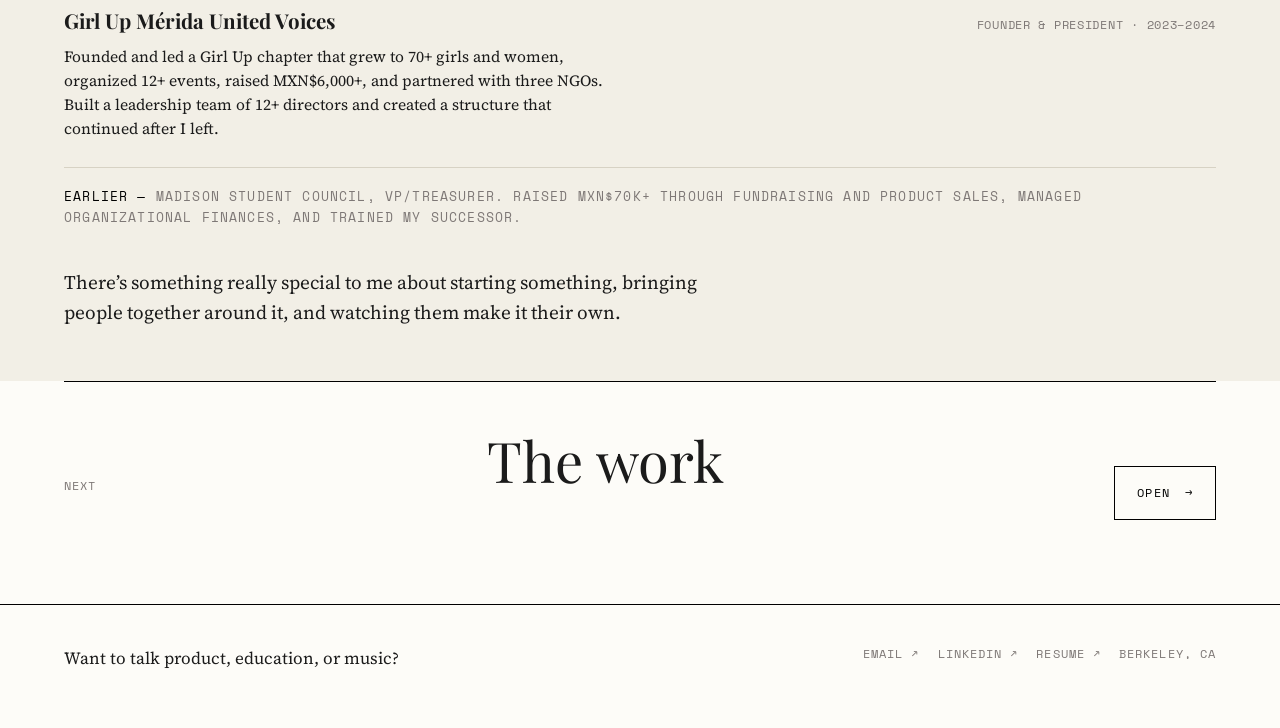
<file: about.html>
<!DOCTYPE html>
<html lang="en">

<head>
  <meta charset="utf-8">
  <meta name="viewport" content="width=device-width, initial-scale=1">

  <title>About — Bella Koosh</title>
  <meta
    name="description"
    content="About Bella Koosh, a UC Berkeley computer science student working across product, education, and technology."
  >

  <meta property="og:title" content="About — Bella Koosh">
  <meta
    property="og:description"
    content="About Bella Koosh, a UC Berkeley computer science student working across product, education, and technology."
  >
  <meta property="og:type" content="website">

  <link
  rel="icon"
  type="image/svg+xml"
  href="data:image/svg+xml,%3Csvg xmlns='http://www.w3.org/2000/svg' viewBox='0 0 32 32'%3E%3Ccircle cx='16' cy='16' r='14' fill='%23000'/%3E%3Ccircle cx='16' cy='16' r='10.5' fill='none' stroke='%23383838' stroke-width='1'/%3E%3Ccircle cx='16' cy='16' r='7.5' fill='none' stroke='%23383838' stroke-width='1'/%3E%3Ccircle cx='16' cy='16' r='5' fill='%230055FF'/%3E%3Ccircle cx='16' cy='16' r='1.4' fill='%23FDFCF8'/%3E%3C/svg%3E"
>

  <link rel="preconnect" href="https://fonts.googleapis.com">
  <link rel="preconnect" href="https://fonts.gstatic.com" crossorigin>

  <link
    href="https://fonts.googleapis.com/css2?family=Playfair+Display:ital,wght@0,400..900;1,400..900&family=Source+Serif+4:ital,opsz,wght@0,8..60,300..600;1,8..60,300..600&family=Space+Mono:ital,wght@0,400;0,700;1,400&display=swap"
    rel="stylesheet"
  >

  <link rel="stylesheet" href="assets/css/site.css">

  <style>
    /* =========================================================
       ABOUT PAGE
       ========================================================= */

   .about-page {
  padding-top: 2rem;
  padding-bottom: clamp(4rem, 7vw, 7rem);
}

.about-page__kicker {
  display: flex;
  align-items: center;
  gap: 0.75rem;
  margin-bottom: 1.5rem;
}
    .about-page__kicker {
      display: flex;
      align-items: center;
      gap: 0.75rem;
      margin-bottom: clamp(2rem, 4vw, 3.5rem);
    }

    .about-page__layout {
      display: grid;
      grid-template-columns: 230px minmax(0, 1fr) 330px;
      gap: clamp(2.5rem, 4vw, 5rem);
      align-items: start;
    }


    /* -------------------------
       Portrait
       ------------------------- */

    .about-page__portrait {
      width: 230px;
      max-width: 100%;
    }

    .about-page__portrait img {
      display: block;
      width: 100%;
      height: auto;
      aspect-ratio: 3 / 4;
      object-fit: cover;
      object-position: center;
      border: 1px solid currentColor;
    }


    /* -------------------------
       Main copy
       ------------------------- */

    .about-page__story {
      min-width: 0;
    }

    .about-page__story h1 {
      margin: -0.1em 0 1.35rem;
      font-size: clamp(4rem, 6vw, 7rem);
      line-height: 0.9;
    }

    .about-page__copy {
      max-width: 38rem;
      font-family: "Source Serif 4", serif;
      font-size: clamp(1.15rem, 1.4vw, 1.45rem);
      line-height: 1.55;
    }

    .about-page__copy p {
      margin: 0 0 1.45rem;
    }

    .about-page__copy p:last-child {
      margin-bottom: 0;
    }

    .about-page__resume {
      margin-top: 2rem;
    }


    /* -------------------------
       Sidebar
       ------------------------- */

    .about-sidebar {
      min-width: 0;
    }

    .about-sidebar__block {
      border-top: 1px solid currentColor;
    }

    .about-sidebar__block + .about-sidebar__block {
      margin-top: 2.5rem;
    }

    .about-sidebar__heading {
      margin: 0;
      padding: 0.8rem 0;
      border-bottom: 1px solid currentColor;
    }

    .about-facts {
      margin: 0;
    }

    .about-facts__row {
      display: grid;
      grid-template-columns: 90px minmax(0, 1fr);
      gap: 1rem;
      padding: 1rem 0;
      border-bottom: 1px dotted rgba(0, 0, 0, 0.2);
    }

    .about-facts__row dt {
      margin: 0;
      font-family: "Space Mono", monospace;
      font-size: 0.68rem;
      line-height: 1.5;
      text-transform: uppercase;
      letter-spacing: 0.08em;
      opacity: 0.55;
    }

    .about-facts__row dd {
      margin: 0;
      font-family: "Source Serif 4", serif;
      font-size: 1rem;
      line-height: 1.4;
    }


    /* =========================================================
       LEADERSHIP
       ========================================================= */

    .about-leadership {
      margin-top: 0;
    }

    .about-leadership .sechead {
      margin-bottom: 2rem;
    }

    .about-leadership__closing {
      max-width: 43rem;
      margin-top: 2.5rem;
    }


    /* =========================================================
       RESPONSIVE
       ========================================================= */

    @media (max-width: 1100px) {

      .about-page__layout {
        grid-template-columns: 200px minmax(0, 1fr);
      }

      .about-page__portrait {
        width: 200px;
      }

      .about-sidebar {
        grid-column: 1 / -1;
        display: grid;
        grid-template-columns: 1fr 1fr;
        gap: 3rem;
        margin-top: 1rem;
      }

      .about-sidebar__block + .about-sidebar__block {
        margin-top: 0;
      }

    }


    @media (max-width: 720px) {

      .about-page {
        padding-top: 1.5rem;
      }

      .about-page__layout {
        grid-template-columns: 1fr;
        gap: 2rem;
      }

      .about-page__portrait {
        width: min(70vw, 280px);
      }

      .about-page__story h1 {
        font-size: clamp(3.5rem, 16vw, 5.5rem);
      }

      .about-sidebar {
        grid-column: auto;
        grid-template-columns: 1fr;
        gap: 2rem;
        margin-top: 1rem;
      }

      .about-facts__row {
        grid-template-columns: 85px minmax(0, 1fr);
      }

    }
  </style>
</head>


<body>

  <a class="skip" href="#main">Skip to content</a>

  <div class="needle" aria-hidden="true"></div>


  <!-- =========================================================
       NAV
       ========================================================= -->

  <header class="masthead">

    <div class="shell masthead__in">

      <a class="wordmark" href="index.html">
        Bella Koosh
      </a>

      <button
        class="navtoggle"
        aria-expanded="false"
        aria-controls="primary-nav"
      >
        <span data-label>Menu</span>
      </button>

      <nav
        class="nav"
        id="primary-nav"
        aria-label="Primary"
      >
        <a href="work.html">Work</a>

        <a href="teaching.html">
          Teaching
        </a>

        <a
          href="about.html"
          aria-current="page"
        >
          About
        </a>

        <a
          class="nav__resume"
          href="assets/resume/bella-koosh-resume.pdf"
        >
          Resume ↗
        </a>

        <a href="in-rotation.html">
          In Rotation
        </a>
      </nav>

    </div>

  </header>


  <main id="main" data-accent="purple">


    <!-- =======================================================
         ABOUT HERO
         ======================================================= -->

    <section class="shell about-page">

      <div class="about-page__kicker">

        <span class="mono mono--ink">
          Vol. 03
        </span>

        <span class="chip">
          About
        </span>

      </div>


      <div class="about-page__layout">


        <!-- PORTRAIT -->

        <div class="about-page__portrait">

          <img
            src="assets/img/bella.jpg"
            alt="Bella Koosh"
          >

        </div>


        <!-- STORY -->

        <div class="about-page__story">

          <h1>
            Hi, I&rsquo;m Bella.
          </h1>


          <div class="about-page__copy">

            <p>
              I grew up in M&eacute;rida, M&eacute;xico, and now study
              Computer Science at UC Berkeley. I started coding when I was
              ten, and technology has been part of my life ever since,
              from programming robots and building my first app to studying
              CS today. Over time, I became just as interested in the people
              using technology as I was in the technology itself.
            </p>


            <p>
              Teaching has also been a big part of my life. I&rsquo;ve spent
              years teaching computer science, and it&rsquo;s made me curious
              about how people learn, why different things click for different
              people, and how much the way something is presented can change
              someone&rsquo;s experience of it.
            </p>


            <p>
              I love bringing people together too. I&rsquo;ve started
              communities, been part of teams I really care about, and met
              some of my closest friends through the things I&rsquo;ve helped
              build. Growing up in M&eacute;xico and moving to Berkeley has
              also given me the chance to meet people whose experiences are
              completely different from my own.
            </p>


            <p>
              Outside of school, I DJ, tap dance, bake, and travel whenever
              I can. I love music, good coffee, and finding new places to eat.
            </p>

          </div>


          <p class="about-page__resume">

            <a
              class="btn btn--solid"
              href="assets/resume/bella-koosh-resume.pdf"
            >
              Resume
              <span aria-hidden="true">&#8599;</span>
            </a>

          </p>

        </div>


        <!-- SIDEBAR -->

        <aside class="about-sidebar">


          <!-- QUICK FACTS -->

          <div class="about-sidebar__block">

            <p class="mono mono--ink about-sidebar__heading">
              Quick facts
            </p>


            <dl class="about-facts">


              <div class="about-facts__row">

                <dt>School</dt>

                <dd>
                  UC Berkeley<br>
                  B.A. Computer Science
                </dd>

              </div>


              <div class="about-facts__row">

                <dt>From</dt>

                <dd>
                  M&eacute;rida, M&eacute;xico
                </dd>

              </div>


              <div class="about-facts__row">

                <dt>Languages</dt>

                <dd>
                  English &middot; Spanish &middot; French
                </dd>

              </div>


              <div class="about-facts__row">

                <dt>Interests</dt>

                <dd>
                  Product &middot; Education &middot; Music
                </dd>

              </div>


            </dl>

          </div>


          <!-- CURRENTLY -->

          <div class="about-sidebar__block">

            <p class="mono mono--ink about-sidebar__heading">
              Currently
            </p>


            <dl class="about-facts">


              <div class="about-facts__row">

                <dt>Working</dt>

                <dd>
                  Product Operations @ Flourish Science
                </dd>

              </div>


              <div class="about-facts__row">

                <dt>Building</dt>

                <dd>
                  BearCheck
                </dd>

              </div>


              <div class="about-facts__row">

                <dt>Teaching</dt>

                <dd>
                  Product Management @ SCET
                </dd>

              </div>


              <div class="about-facts__row">

                <dt>Studying</dt>

                <dd>
                  Computer Science @ Berkeley
                </dd>

              </div>


              <div class="about-facts__row">

                <dt>Playing</dt>

                <dd>
                  <a href="in-rotation.html">
                    In Rotation &rarr;
                  </a>
                </dd>

              </div>


            </dl>

          </div>


        </aside>

      </div>

    </section>



    <!-- =======================================================
         LEADERSHIP
         ======================================================= -->

    <section class="section--snug section--paper about-leadership">

      <div class="shell">


        <div class="sechead">

          <h2>
            Things I&rsquo;ve helped lead
          </h2>

          <p class="mono">
            Communities I care about
          </p>

        </div>


        <div class="exprows">


          <!-- ANOVA VP -->

          <div class="exprow">

            <div class="exprow__head">

              <p class="exprow__org">
                Berkeley ANova
              </p>

              <p class="exprow__role">
                Vice President of Finance
                <span aria-hidden="true">&middot;</span>
                2025&ndash;2026
              </p>

            </div>


            <p class="exprow__desc">
              Helped operate a 60-member education nonprofit expanding
              access to computer science across 9+ Bay Area schools.
              Managed $30K+ in organizational accounts, budgeting, and
              resource allocation, and conducted 22 candidate interviews
              across officer and member recruiting.
            </p>

          </div>



          <!-- ANOVA GENERAL MEETINGS -->

          <div class="exprow">

            <div class="exprow__head">

              <p class="exprow__org">
                Berkeley ANova
              </p>

              <p class="exprow__role">
                General Meetings Officer
                <span aria-hidden="true">&middot;</span>
                Spring 2025
              </p>

            </div>


            <p class="exprow__desc">
              Led a team of five developing educational materials for
              40+ mentors, ran weekly pedagogy-focused training, and
              created feedback and data-collection systems for the program.
            </p>

          </div>



          <!-- GIRL UP -->

          <div class="exprow">

            <div class="exprow__head">

              <p class="exprow__org">
                Girl Up M&eacute;rida United Voices
              </p>

              <p class="exprow__role">
                Founder &amp; President
                <span aria-hidden="true">&middot;</span>
                2023&ndash;2024
              </p>

            </div>


            <p class="exprow__desc">
              Founded and led a Girl Up chapter that grew to 70+ girls
              and women, organized 12+ events, raised MXN$6,000+, and
              partnered with three NGOs. Built a leadership team of 12+
              directors and created a structure that continued after I left.
            </p>

          </div>


        </div>


        <p class="mono earlier">
          <span class="mono--ink">
            Earlier &mdash;
          </span>

          Madison Student Council, VP/Treasurer.
          Raised MXN$70K+ through fundraising and product sales,
          managed organizational finances, and trained my successor.
        </p>


        <p class="lede about-leadership__closing">
          There&rsquo;s something really special to me about starting
          something, bringing people together around it, and watching
          them make it their own.
        </p>


      </div>

    </section>



    <!-- =======================================================
         NEXT
         ======================================================= -->

    <section class="shell">

      <div class="nextup" data-accent="blue">

        <p class="mono">
          Next
        </p>

        <p class="nextup__title">
          The work
        </p>

        <a
          class="btn"
          href="work.html"
        >
          Open
          <span aria-hidden="true">&rarr;</span>
        </a>

      </div>

    </section>


  </main>



  <!-- =========================================================
       FOOTER
       ========================================================= -->

  <footer class="colophon">

    <div class="shell colophon__in">

      <p class="colophon__ask">
        Want to talk product, education, or music?
      </p>


      <nav
        class="colophon__links mono"
        aria-label="Footer"
      >

        <a href="#" id="email-link">
          Email &#8599;
        </a>

        <a
          href="https://www.linkedin.com/in/bella-koosh/"
          target="_blank"
          rel="noopener noreferrer"
        >
          LinkedIn &#8599;
        </a>

        <a href="assets/resume/bella-koosh-resume.pdf">
          Resume &#8599;
        </a>

        <span class="colophon__loc">
          Berkeley, CA
        </span>

      </nav>

    </div>

  </footer>



  <script>
    const user = "isabellakoosh";
    const domain = "berkeley.edu";

    document.getElementById("email-link").href =
      `mailto:${user}@${domain}`;
  </script>

  <script
    src="assets/js/site.js"
    defer
  ></script>

</body>
</html>
</file>
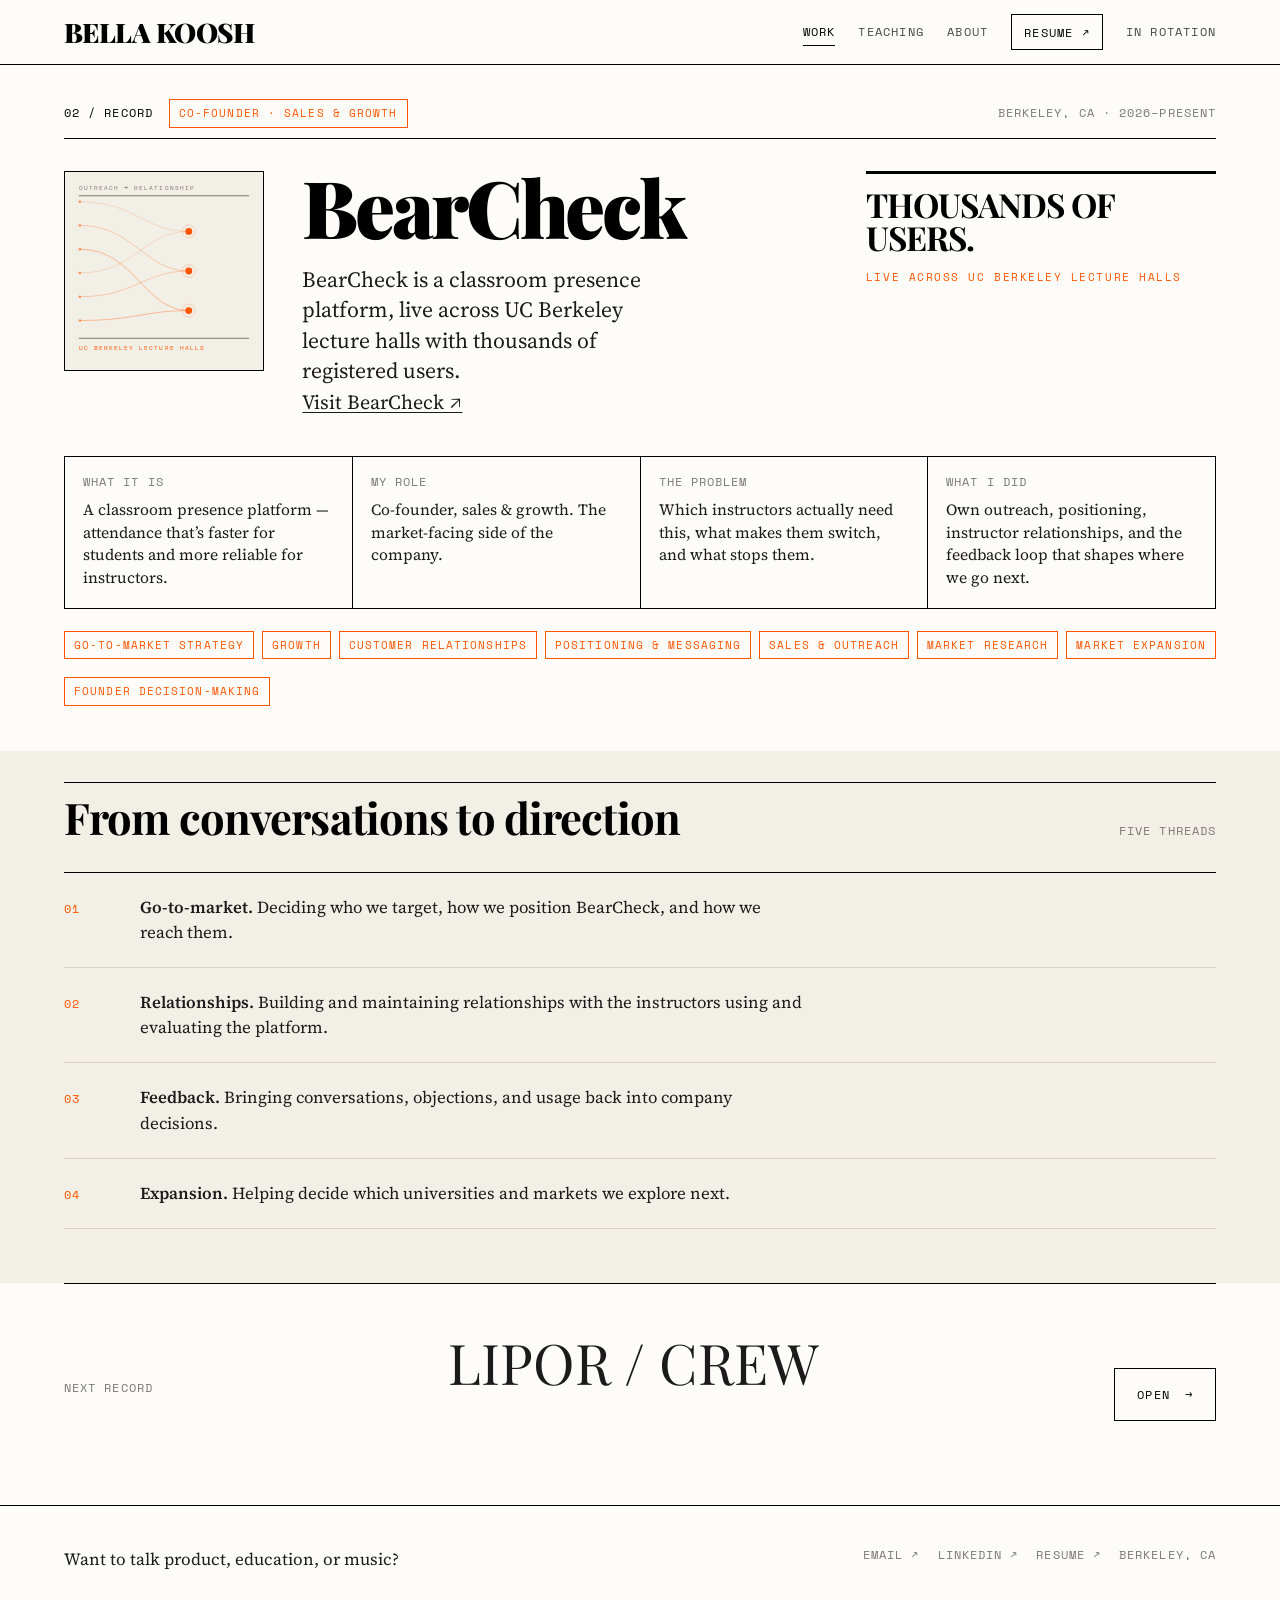
<file: bearcheck.html>
<!DOCTYPE html>
<html lang="en">
<head>
<meta charset="utf-8">
<meta name="viewport" content="width=device-width, initial-scale=1">
<title>BearCheck — Co-Founder, Sales & Growth — Bella Koosh</title>
<meta name="description" content="Founder-led growth at BearCheck: finding who needs it, how to reach them, and where the company goes next.">
<meta property="og:title" content="BearCheck — Co-Founder, Sales & Growth — Bella Koosh">
<meta property="og:description" content="Founder-led growth at BearCheck: finding who needs it, how to reach them, and where the company goes next.">
<meta property="og:type" content="website">
<link
  rel="icon"
  type="image/svg+xml"
  href="data:image/svg+xml,%3Csvg xmlns='http://www.w3.org/2000/svg' viewBox='0 0 32 32'%3E%3Ccircle cx='16' cy='16' r='14' fill='%23000'/%3E%3Ccircle cx='16' cy='16' r='10.5' fill='none' stroke='%23383838' stroke-width='1'/%3E%3Ccircle cx='16' cy='16' r='7.5' fill='none' stroke='%23383838' stroke-width='1'/%3E%3Ccircle cx='16' cy='16' r='5' fill='%230055FF'/%3E%3Ccircle cx='16' cy='16' r='1.4' fill='%23FDFCF8'/%3E%3C/svg%3E"
>
<link rel="preconnect" href="https://fonts.googleapis.com">
<link rel="preconnect" href="https://fonts.gstatic.com" crossorigin>
<link href="https://fonts.googleapis.com/css2?family=Playfair+Display:ital,wght@0,400..900;1,400..900&family=Source+Serif+4:ital,opsz,wght@0,8..60,300..600;1,8..60,300..600&family=Space+Mono:ital,wght@0,400;0,700;1,400&display=swap" rel="stylesheet">

<link rel="stylesheet" href="assets/css/site.css">
</head>
<body>
<a class="skip" href="#main">Skip to content</a>
<div class="needle" aria-hidden="true"></div>
<header class="masthead">
  <div class="shell masthead__in">
    <a class="wordmark" href="index.html">Bella Koosh</a>
    <button class="navtoggle" aria-expanded="false" aria-controls="primary-nav"><span data-label>Menu</span></button>
    <nav class="nav" id="primary-nav" aria-label="Primary">
      <a href="work.html" aria-current="page">Work</a>
      <a href="teaching.html">Teaching</a>
      <a href="about.html">About</a>
      <a class="nav__resume" href="assets/resume/bella-koosh-resume.pdf">Resume ↗</a>
      <a href="in-rotation.html">In Rotation</a>
    </nav>
  </div>
</header>

<main id="main" data-accent="orange">

  <!-- ===== THE BRIEF — first screen ===== -->
  <section class="shell brief">
    <p class="brief__kicker">
      <span class="mono mono--ink">02 / Record</span>
      <span class="chip">Co-Founder &middot; Sales &amp; Growth</span>
      <span class="mono">Berkeley, CA &middot; 2026&ndash;Present</span>
    </p>

    <div class="brief__grid">
      <div class="brief__art"><svg viewBox="0 0 400 400" role="img" aria-label="Cover art: many outreach conversations converging into a handful of real relationships">
  <rect width="400" height="400" fill="#f2efe6"/>
  <text x="28" y="36" font-family="Space Mono, monospace" font-size="13" letter-spacing="2.1" fill="#7e7876">OUTREACH &#8594; RELATIONSHIP</text>
  <line x1="28" y1="48" x2="372" y2="48" stroke="#000" stroke-width="1"/>
  <path d="M30 60 C140 60 160 120 250 120" fill="none" stroke="#ff5500" stroke-width="1.1" opacity="0.30"/><circle cx="30" cy="60" r="2.6" fill="#ff5500" opacity="0.6"/><path d="M30 108 C140 108 160 200 250 200" fill="none" stroke="#ff5500" stroke-width="1.1" opacity="0.48"/><circle cx="30" cy="108" r="2.6" fill="#ff5500" opacity="0.6"/><path d="M30 156 C140 156 160 280 250 280" fill="none" stroke="#ff5500" stroke-width="1.1" opacity="0.66"/><circle cx="30" cy="156" r="2.6" fill="#ff5500" opacity="0.6"/><path d="M30 204 C140 204 160 120 250 120" fill="none" stroke="#ff5500" stroke-width="1.1" opacity="0.30"/><circle cx="30" cy="204" r="2.6" fill="#ff5500" opacity="0.6"/><path d="M30 252 C140 252 160 200 250 200" fill="none" stroke="#ff5500" stroke-width="1.1" opacity="0.48"/><circle cx="30" cy="252" r="2.6" fill="#ff5500" opacity="0.6"/><path d="M30 300 C140 300 160 280 250 280" fill="none" stroke="#ff5500" stroke-width="1.1" opacity="0.66"/><circle cx="30" cy="300" r="2.6" fill="#ff5500" opacity="0.6"/><circle cx="250" cy="120" r="7" fill="#ff5500"/><circle cx="250" cy="120" r="13" fill="none" stroke="#ff5500" stroke-width="1" opacity="0.4"/><circle cx="250" cy="200" r="7" fill="#ff5500"/><circle cx="250" cy="200" r="13" fill="none" stroke="#ff5500" stroke-width="1" opacity="0.4"/><circle cx="250" cy="280" r="7" fill="#ff5500"/><circle cx="250" cy="280" r="13" fill="none" stroke="#ff5500" stroke-width="1" opacity="0.4"/>
  <line x1="28" y1="336" x2="372" y2="336" stroke="#000" stroke-width="1"/>
  <text x="28" y="360" font-family="Space Mono, monospace" font-size="13" letter-spacing="2.1" fill="#ff5500">UC BERKELEY LECTURE HALLS</text>
</svg></div>

     <div class="brief__lead">
  <h1>BearCheck</h1>
  <p class="brief__problem">BearCheck is a classroom presence platform, live across UC Berkeley lecture halls with thousands of registered users.</p>
  <a href="https://bearcheck.com" target="_blank" rel="noopener noreferrer">Visit BearCheck ↗</a>
</div>

      <div class="brief__anchor">
        <p class="anchor__phrase">Thousands of users.</p>
        <p class="anchor__label">Live across UC Berkeley lecture halls</p>

      </div>
    </div>

    <div class="specs">
      <div class="spec">
        <span class="mono">What it is</span>
        <p>A classroom presence platform &mdash; attendance that&rsquo;s faster for students and more reliable for instructors.</p>
      </div>
      <div class="spec">
        <span class="mono">My role</span>
        <p>Co-founder, sales &amp; growth. The market-facing side of the company.</p>
      </div>
      <div class="spec">
        <span class="mono">The problem</span>
        <p>Which instructors actually need this, what makes them switch, and what stops them.</p>
      </div>
      <div class="spec">
        <span class="mono">What I did</span>
        <p>Own outreach, positioning, instructor relationships, and the feedback loop that shapes where we go next.</p>
      </div>
    </div>

    <ul class="tags brief__skills">
        <li><span class="chip">Go-to-Market Strategy</span></li>
        <li><span class="chip">Growth</span></li>
        <li><span class="chip">Customer Relationships</span></li>
        <li><span class="chip">Positioning &amp; Messaging</span></li>
        <li><span class="chip">Sales &amp; Outreach</span></li>
        <li><span class="chip">Market Research</span></li>
        <li><span class="chip">Market Expansion</span></li>
        <li><span class="chip">Founder Decision-Making</span></li>
    </ul>
  </section>

  <!-- ===== EVIDENCE ===== 
  <section class="shell section--snug">
    <div class="sechead"><h2>What I work on</h2><p class="mono">Evidence</p></div>
    <div class="evgrid">
      <figure class="ev">
        <div class="slot"><p class="mono">Artifact to add</p></div>
        <figcaption class="mono">Outreach &mdash; how BearCheck gets in front of an instructor</figcaption>
      </figure>
      <figure class="ev">
        <div class="slot"><p class="mono">Artifact to add</p></div>
        <figcaption class="mono">Adoption &mdash; a lecture hall using BearCheck</figcaption>
      </figure>
    </div>
  </section>
  -->

  <!-- ===== WHAT MATTERED ===== -->
  <section class="section--snug section--paper">
    <div class="shell">
      <div class="sechead"><h2>From conversations to direction</h2><p class="mono">Five threads</p></div>
      <div class="moments">
      <div class="moment">
        <span class="mono mono--accent">01</span>
        <p><b>Go-to-market.</b> Deciding who we target, how we position BearCheck, and how we reach them.</p>
      </div>
      <div class="moment">
        <span class="mono mono--accent">02</span>
        <p><b>Relationships.</b> Building and maintaining relationships with the instructors using and evaluating the platform.</p>
      </div>
      <div class="moment">
        <span class="mono mono--accent">03</span>
        <p><b>Feedback.</b> Bringing conversations, objections, and usage back into company decisions.</p>
      </div>
      <div class="moment">
        <span class="mono mono--accent">04</span>
        <p><b>Expansion.</b> Helping decide which universities and markets we explore next.</p>
      </div>
      </div>
     
    </div>
  </section>

  <!-- ===== NEXT ===== -->
  <section class="shell">
    <div class="nextup" data-accent="purple">
      <p class="mono">Next record</p>
      <p class="nextup__title">LIPOR / CREW</p>
      <a class="btn" href="lipor.html">Open <span aria-hidden="true">&rarr;</span></a>
    </div>
  </section>

</main>
<footer class="colophon">
  <div class="shell colophon__in">
    <p class="colophon__ask">Want to talk product, education, or music?</p>
    <nav class="colophon__links mono" aria-label="Footer">
      <a href="#" id="email-link">Email &#8599;</a>

<script>
  const user = "isabellakoosh";
  const domain = "berkeley.edu";
  document.getElementById("email-link").href = `mailto:${user}@${domain}`;
</script>
     <a
          href="https://www.linkedin.com/in/bella-koosh/"
          target="_blank"
          rel="noopener noreferrer"
        >
          LinkedIn &#8599;
        </a>
      <a href="assets/resume/bella-koosh-resume.pdf">Resume &#8599;</a>
      <span class="colophon__loc">Berkeley, CA</span>
    </nav>
  </div>
</footer>

<script src="assets/js/site.js" defer></script>
</body>
</html>
</file>
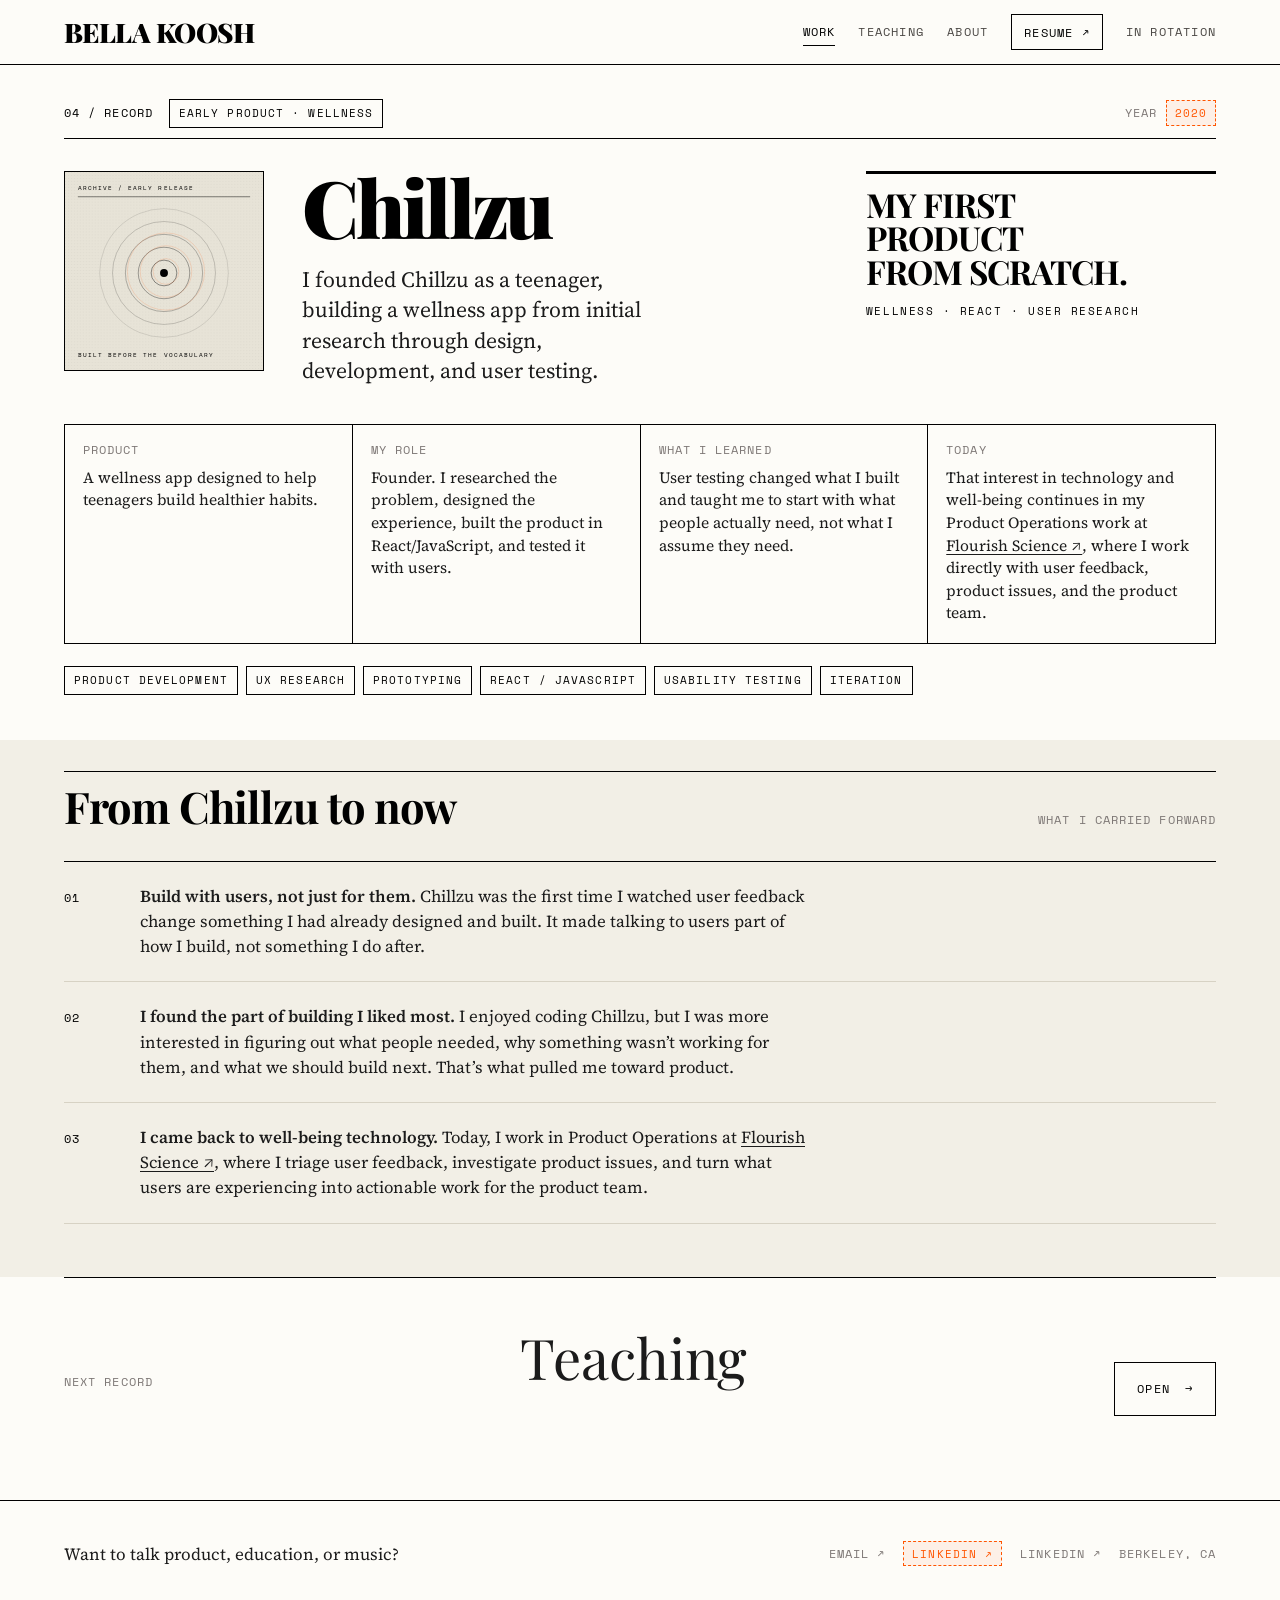
<file: chillzu.html>
<!DOCTYPE html>
<html lang="en">
<head>
<meta charset="utf-8">
<meta name="viewport" content="width=device-width, initial-scale=1">
<title>Chillzu — Founder — Bella Koosh</title>
<meta name="description" content="An early self-directed project: a wellness app for teenagers, researched, designed, and coded in React as a teenager.">
<meta property="og:title" content="Chillzu — Founder — Bella Koosh">
<meta property="og:description" content="An early self-directed project: a wellness app for teenagers, researched, designed, and coded in React as a teenager.">
<meta property="og:type" content="website">
<link
  rel="icon"
  type="image/svg+xml"
  href="data:image/svg+xml,%3Csvg xmlns='http://www.w3.org/2000/svg' viewBox='0 0 32 32'%3E%3Ccircle cx='16' cy='16' r='14' fill='%23000'/%3E%3Ccircle cx='16' cy='16' r='10.5' fill='none' stroke='%23383838' stroke-width='1'/%3E%3Ccircle cx='16' cy='16' r='7.5' fill='none' stroke='%23383838' stroke-width='1'/%3E%3Ccircle cx='16' cy='16' r='5' fill='%230055FF'/%3E%3Ccircle cx='16' cy='16' r='1.4' fill='%23FDFCF8'/%3E%3C/svg%3E"
>
<link rel="preconnect" href="https://fonts.googleapis.com">
<link rel="preconnect" href="https://fonts.gstatic.com" crossorigin>
<link href="https://fonts.googleapis.com/css2?family=Playfair+Display:ital,wght@0,400..900;1,400..900&family=Source+Serif+4:ital,opsz,wght@0,8..60,300..600;1,8..60,300..600&family=Space+Mono:ital,wght@0,400;0,700;1,400&display=swap" rel="stylesheet">

<link rel="stylesheet" href="assets/css/site.css">
</head>
<body>
<a class="skip" href="#main">Skip to content</a>
<div class="needle" aria-hidden="true"></div>
<header class="masthead">
  <div class="shell masthead__in">
    <a class="wordmark" href="index.html">Bella Koosh</a>
    <button class="navtoggle" aria-expanded="false" aria-controls="primary-nav"><span data-label>Menu</span></button>
    <nav class="nav" id="primary-nav" aria-label="Primary">
      <a href="work.html" aria-current="page">Work</a>
      <a href="teaching.html">Teaching</a>
      <a href="about.html">About</a>
      <a class="nav__resume" href="assets/resume/bella-koosh-resume.pdf">Resume ↗</a>
      <a href="in-rotation.html">In Rotation</a>
    </nav>
  </div>
</header>

<main id="main" data-accent="ink">

  <!-- ===== THE BRIEF — first screen ===== -->
  <section class="shell brief">
    <p class="brief__kicker">
      <span class="mono mono--ink">04 / Record</span>
      <span class="chip chip--ink">Early Product &middot; Wellness</span>
      <span class="mono">Year <span class="todo">2020</span></span>
    </p>

    <div class="brief__grid">
      <div class="brief__art"><svg viewBox="0 0 400 400" role="img" aria-label="Cover art: an archive sleeve for an early self-directed project">
  <defs>
    <pattern id="cznoise" width="6" height="6" patternUnits="userSpaceOnUse">
      <circle cx="1.5" cy="1.5" r="0.6" fill="#000" opacity="0.16"/>
    </pattern>
  </defs>
  <rect width="400" height="400" fill="#e7e3d7"/>
  <rect width="400" height="400" fill="url(#cznoise)"/>
  <g fill="none" stroke="#000" stroke-width="1">
    <circle cx="200" cy="204" r="26" opacity="0.85"/>
    <circle cx="200" cy="204" r="52" opacity="0.68"/>
    <circle cx="200" cy="204" r="78" opacity="0.52"/>
    <circle cx="200" cy="204" r="104" opacity="0.36"/>
    <circle cx="200" cy="204" r="130" opacity="0.22"/>
  </g>
  <g fill="none" stroke="#ff5500" stroke-width="1" opacity="0.30" transform="translate(4,-3)">
    <circle cx="200" cy="204" r="26"/><circle cx="200" cy="204" r="52"/><circle cx="200" cy="204" r="78"/>
  </g>
  <circle cx="200" cy="204" r="8" fill="#000"/>
  <text x="26" y="36" font-family="Space Mono, monospace" font-size="13" letter-spacing="2.1" fill="#000">ARCHIVE / EARLY RELEASE</text>
  <line x1="26" y1="50" x2="374" y2="50" stroke="#000" stroke-width="1"/>
  <text x="26" y="374" font-family="Space Mono, monospace" font-size="13" letter-spacing="2.1" fill="#000">BUILT BEFORE THE VOCABULARY</text>
</svg></div>

<div class="brief__lead">
  <h1>Chillzu</h1>
  <p class="brief__problem">
    I founded Chillzu as a teenager, building a wellness app from initial research through design, development, and user testing.
  </p>
</div>

<div class="brief__anchor">
  <p class="anchor__phrase">My first<br>product<br>from scratch.</p>
  <p class="anchor__label">Wellness &middot; React &middot; User Research</p>
</div>
    </div>

    <div class="specs">
  <div class="spec">
    <span class="mono">Product</span>
    <p>A wellness app designed to help teenagers build healthier habits.</p>
  </div>

  <div class="spec">
    <span class="mono">My role</span>
    <p>Founder. I researched the problem, designed the experience, built the product in React/JavaScript, and tested it with users.</p>
  </div>

  <div class="spec">
    <span class="mono">What I learned</span>
    <p>User testing changed what I built and taught me to start with what people actually need, not what I assume they need.</p>
  </div>

  <div class="spec">
    <span class="mono">Today</span>
    <p>That interest in technology and well-being continues in my Product Operations work at <a href="https://www.myflourish.ai/" target="_blank" rel="noopener noreferrer">Flourish Science &#8599;</a>, where I work directly with user feedback, product issues, and the product team.</p>
  </div>
</div>

    <ul class="tags brief__skills">
        <li><span class="chip chip--ink">Product Development</span></li>
        <li><span class="chip chip--ink">UX Research</span></li>
        <li><span class="chip chip--ink">Prototyping</span></li>
        <li><span class="chip chip--ink">React / JavaScript</span></li>
        <li><span class="chip chip--ink">Usability Testing</span></li>
        <li><span class="chip chip--ink">Iteration</span></li>
    </ul>
  </section>


 <!-- ===== FROM CHILLZU TO NOW ===== -->
<section class="section--snug section--paper">
  <div class="shell">
    <div class="sechead">
      <h2>From Chillzu to now</h2>
      <p class="mono">What I carried forward</p>
    </div>

    <div class="moments">

      <div class="moment">
        <span class="mono mono--accent">01</span>
        <p>
          <b>Build with users, not just for them.</b>
          Chillzu was the first time I watched user feedback change something I had already designed and built. It made talking to users part of how I build, not something I do after.
        </p>
      </div>

      <div class="moment">
        <span class="mono mono--accent">02</span>
        <p>
          <b>I found the part of building I liked most.</b>
          I enjoyed coding Chillzu, but I was more interested in figuring out what people needed, why something wasn&rsquo;t working for them, and what we should build next. That&rsquo;s what pulled me toward product.
        </p>
      </div>

      <div class="moment">
        <span class="mono mono--accent">03</span>
        <p>
          <b>I came back to well-being technology.</b>
          Today, I work in Product Operations at
          <a href="https://www.myflourish.ai/" target="_blank" rel="noopener noreferrer">Flourish Science &#8599;</a>,
          where I triage user feedback, investigate product issues, and turn what users are experiencing into actionable work for the product team.
        </p>
      </div>

    </div>
  </div>
</section>

  <!-- ===== NEXT ===== -->
  <section class="shell">
    <div class="nextup" data-accent="blue">
      <p class="mono">Next record</p>
      <p class="nextup__title">Teaching</p>
      <a class="btn" href="teaching.html">Open <span aria-hidden="true">&rarr;</span></a>
    </div>
  </section>

</main>
<footer class="colophon">
  <div class="shell colophon__in">
    <p class="colophon__ask">Want to talk product, education, or music?</p>
    <nav class="colophon__links mono" aria-label="Footer">
      <a href="#" id="email-link">Email &#8599;</a>

<script>
  const user = "isabellakoosh";
  const domain = "berkeley.edu";
  document.getElementById("email-link").href = `mailto:${user}@${domain}`;
</script>
      <a href="#" class="todo">LinkedIn &#8599;</a>
      <a
          href="https://www.linkedin.com/in/bella-koosh/"
          target="_blank"
          rel="noopener noreferrer"
        >
          LinkedIn &#8599;
        </a>
      <span class="colophon__loc">Berkeley, CA</span>
    </nav>
  </div>
</footer>

<script src="assets/js/site.js" defer></script>
</body>
</html>
</file>
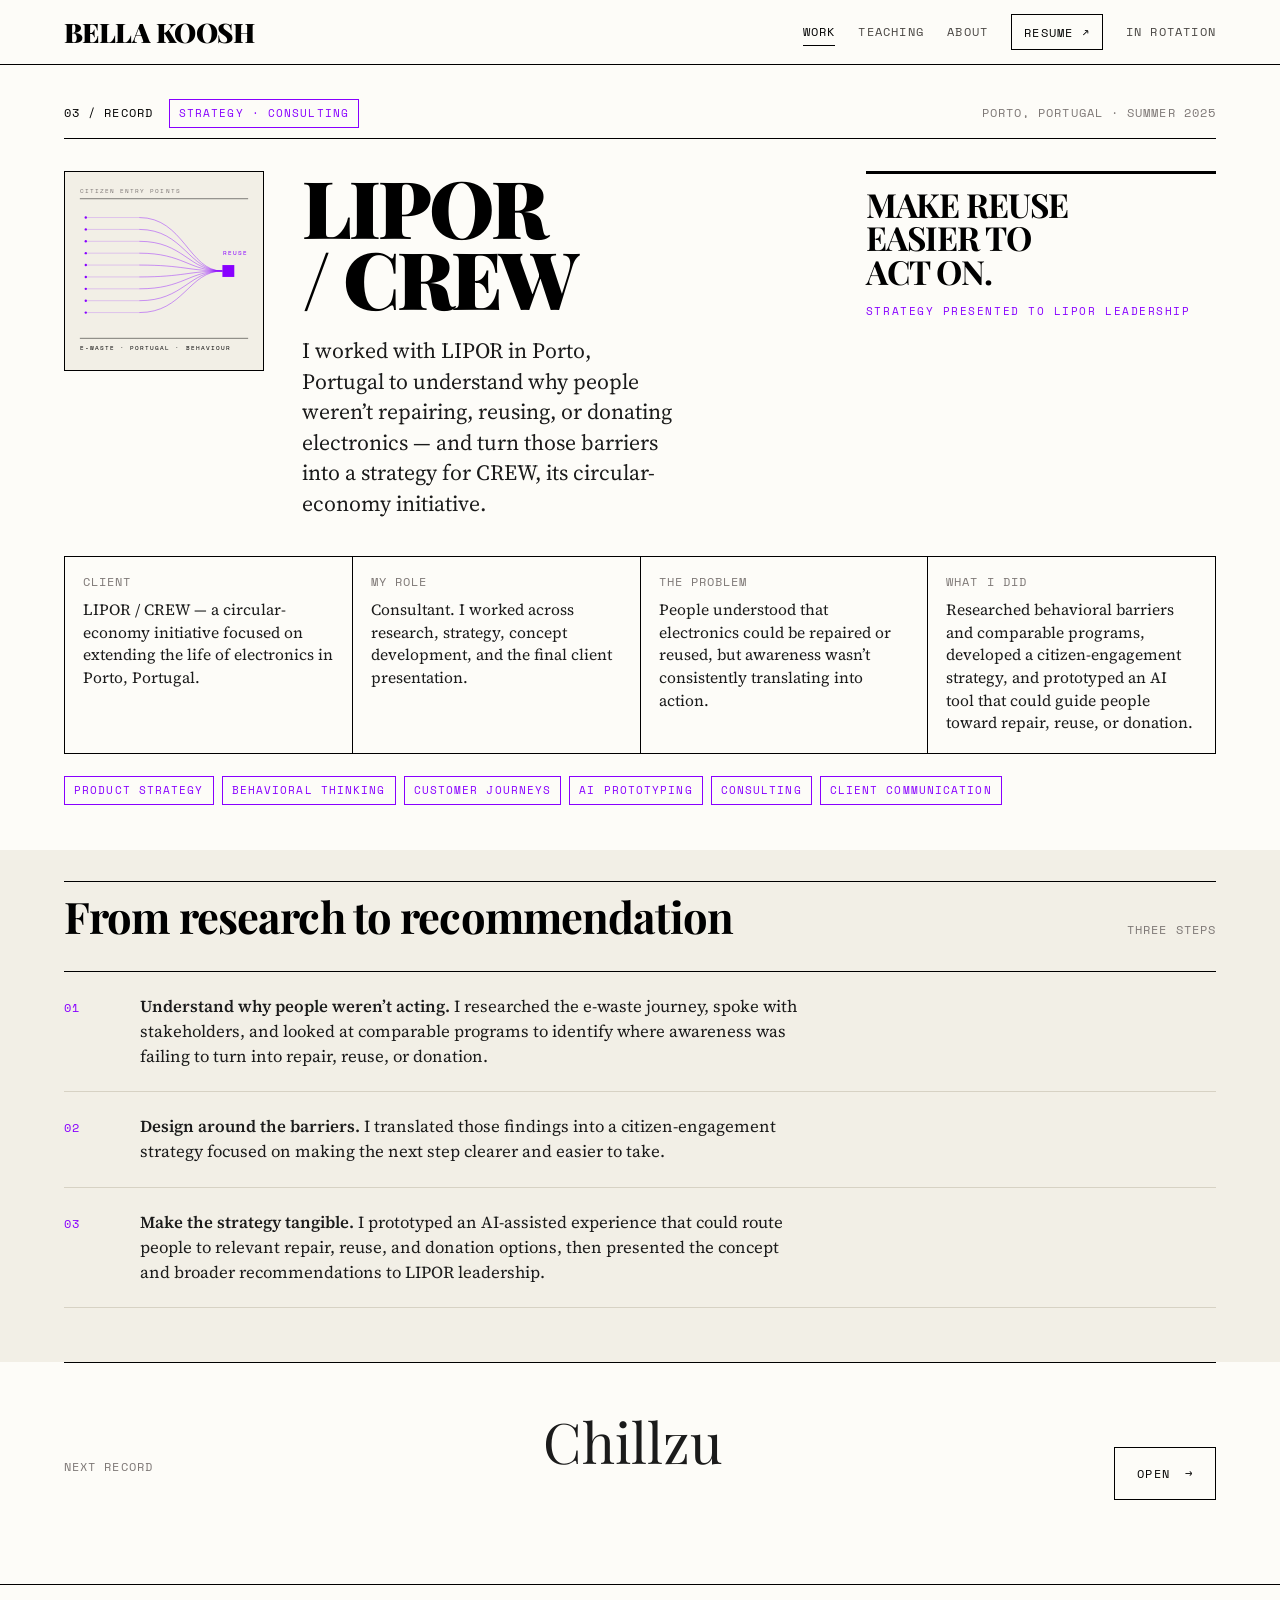
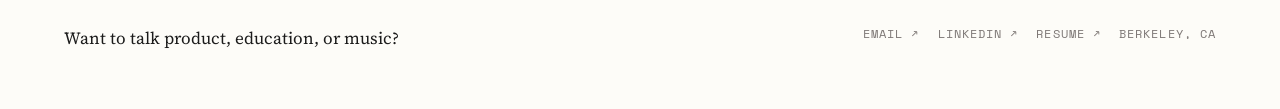
<file: lipor.html>
<!DOCTYPE html>
<html lang="en">
<head>
<meta charset="utf-8">
<meta name="viewport" content="width=device-width, initial-scale=1">
<title>LIPOR / CREW — Consultant — Bella Koosh</title>
<meta name="description" content="Strategy and consulting for CREW, LIPOR's e-waste initiative in Portugal: a behavior-change strategy and an AI-assisted product concept.">
<meta property="og:title" content="LIPOR / CREW — Consultant — Bella Koosh">
<meta property="og:description" content="Strategy and consulting for CREW, LIPOR's e-waste initiative in Portugal: a behavior-change strategy and an AI-assisted product concept.">
<meta property="og:type" content="website">
<link
  rel="icon"
  type="image/svg+xml"
  href="data:image/svg+xml,%3Csvg xmlns='http://www.w3.org/2000/svg' viewBox='0 0 32 32'%3E%3Ccircle cx='16' cy='16' r='14' fill='%23000'/%3E%3Ccircle cx='16' cy='16' r='10.5' fill='none' stroke='%23383838' stroke-width='1'/%3E%3Ccircle cx='16' cy='16' r='7.5' fill='none' stroke='%23383838' stroke-width='1'/%3E%3Ccircle cx='16' cy='16' r='5' fill='%230055FF'/%3E%3Ccircle cx='16' cy='16' r='1.4' fill='%23FDFCF8'/%3E%3C/svg%3E"
><link rel="preconnect" href="https://fonts.googleapis.com">
<link rel="preconnect" href="https://fonts.gstatic.com" crossorigin>
<link href="https://fonts.googleapis.com/css2?family=Playfair+Display:ital,wght@0,400..900;1,400..900&family=Source+Serif+4:ital,opsz,wght@0,8..60,300..600;1,8..60,300..600&family=Space+Mono:ital,wght@0,400;0,700;1,400&display=swap" rel="stylesheet">

<link rel="stylesheet" href="assets/css/site.css">
</head>
<body>
<a class="skip" href="#main">Skip to content</a>
<div class="needle" aria-hidden="true"></div>
<header class="masthead">
  <div class="shell masthead__in">
    <a class="wordmark" href="index.html">Bella Koosh</a>
    <button class="navtoggle" aria-expanded="false" aria-controls="primary-nav"><span data-label>Menu</span></button>
    <nav class="nav" id="primary-nav" aria-label="Primary">
      <a href="work.html" aria-current="page">Work</a>
      <a href="teaching.html">Teaching</a>
      <a href="about.html">About</a>
      <a class="nav__resume" href="assets/resume/bella-koosh-resume.pdf">Resume ↗</a>
      <a href="in-rotation.html">In Rotation</a>
    </nav>
  </div>
</header>

<main id="main" data-accent="purple">

  <!-- ===== THE BRIEF — first screen ===== -->
  <section class="shell brief">
    <p class="brief__kicker">
      <span class="mono mono--ink">03 / Record</span>
      <span class="chip">Strategy &middot; Consulting</span>
      <span class="mono">Porto, Portugal &middot; Summer 2025</span>
    </p>

    <div class="brief__grid">
      <div class="brief__art"><svg viewBox="0 0 400 400" role="img" aria-label="Cover art: many citizen entry points narrowing to a single reuse outcome">
  <rect width="400" height="400" fill="#f2efe6"/>
  <text x="30" y="42" font-family="Space Mono, monospace" font-size="13" letter-spacing="2.1" fill="#7e7876">CITIZEN ENTRY POINTS</text>
  <line x1="30" y1="54" x2="370" y2="54" stroke="#000" stroke-width="1"/>
  <path d="M150 92 C240 92 250 200 318 200" fill="none" stroke="#8800ff" stroke-width="1.1" opacity="0.75"/><line x1="42" y1="92" x2="150" y2="92" stroke="#8800ff" stroke-width="1.1" opacity="0.35"/><circle cx="42" cy="92" r="2.4" fill="#8800ff"/><path d="M150 116 C240 116 250 200 318 200" fill="none" stroke="#8800ff" stroke-width="1.1" opacity="0.75"/><line x1="42" y1="116" x2="150" y2="116" stroke="#8800ff" stroke-width="1.1" opacity="0.35"/><circle cx="42" cy="116" r="2.4" fill="#8800ff"/><path d="M150 140 C240 140 250 200 318 200" fill="none" stroke="#8800ff" stroke-width="1.1" opacity="0.75"/><line x1="42" y1="140" x2="150" y2="140" stroke="#8800ff" stroke-width="1.1" opacity="0.35"/><circle cx="42" cy="140" r="2.4" fill="#8800ff"/><path d="M150 164 C240 164 250 200 318 200" fill="none" stroke="#8800ff" stroke-width="1.1" opacity="0.75"/><line x1="42" y1="164" x2="150" y2="164" stroke="#8800ff" stroke-width="1.1" opacity="0.35"/><circle cx="42" cy="164" r="2.4" fill="#8800ff"/><path d="M150 188 C240 188 250 200 318 200" fill="none" stroke="#8800ff" stroke-width="1.1" opacity="0.75"/><line x1="42" y1="188" x2="150" y2="188" stroke="#8800ff" stroke-width="1.1" opacity="0.35"/><circle cx="42" cy="188" r="2.4" fill="#8800ff"/><path d="M150 212 C240 212 250 200 318 200" fill="none" stroke="#8800ff" stroke-width="1.1" opacity="0.75"/><line x1="42" y1="212" x2="150" y2="212" stroke="#8800ff" stroke-width="1.1" opacity="0.35"/><circle cx="42" cy="212" r="2.4" fill="#8800ff"/><path d="M150 236 C240 236 250 200 318 200" fill="none" stroke="#8800ff" stroke-width="1.1" opacity="0.75"/><line x1="42" y1="236" x2="150" y2="236" stroke="#8800ff" stroke-width="1.1" opacity="0.35"/><circle cx="42" cy="236" r="2.4" fill="#8800ff"/><path d="M150 260 C240 260 250 200 318 200" fill="none" stroke="#8800ff" stroke-width="1.1" opacity="0.75"/><line x1="42" y1="260" x2="150" y2="260" stroke="#8800ff" stroke-width="1.1" opacity="0.35"/><circle cx="42" cy="260" r="2.4" fill="#8800ff"/><path d="M150 284 C240 284 250 200 318 200" fill="none" stroke="#8800ff" stroke-width="1.1" opacity="0.75"/><line x1="42" y1="284" x2="150" y2="284" stroke="#8800ff" stroke-width="1.1" opacity="0.35"/><circle cx="42" cy="284" r="2.4" fill="#8800ff"/>
  <rect x="318" y="188" width="24" height="24" fill="#8800ff"/>
  <text x="370" y="168" text-anchor="end" font-family="Space Mono, monospace" font-size="13" letter-spacing="2.1" fill="#8800ff">REUSE</text>
  <line x1="30" y1="336" x2="370" y2="336" stroke="#000" stroke-width="1"/>
  <text x="30" y="360" font-family="Space Mono, monospace" font-size="13" letter-spacing="2.1" fill="#000">E&#8209;WASTE &#183; PORTUGAL &#183; BEHAVIOUR</text>
</svg></div>

     <div class="brief__lead">
  <h1>LIPOR / CREW</h1>
  <p class="brief__problem">
    I worked with LIPOR in Porto, Portugal to understand why people weren&rsquo;t repairing, reusing, or donating electronics &mdash; and turn those barriers into a strategy for CREW, its circular-economy initiative.
  </p>
</div>

<div class="brief__anchor">
  <p class="anchor__phrase">Make reuse<br>easier to<br>act on.</p>
  <p class="anchor__label">Strategy presented to LIPOR leadership</p>
</div>
    </div>

   <div class="specs">
  <div class="spec">
    <span class="mono">Client</span>
    <p>LIPOR / CREW &mdash; a circular-economy initiative focused on extending the life of electronics in Porto, Portugal.</p>
  </div>

  <div class="spec">
    <span class="mono">My role</span>
    <p>Consultant. I worked across research, strategy, concept development, and the final client presentation.</p>
  </div>

  <div class="spec">
    <span class="mono">The problem</span>
    <p>People understood that electronics could be repaired or reused, but awareness wasn&rsquo;t consistently translating into action.</p>
  </div>

  <div class="spec">
    <span class="mono">What I did</span>
    <p>Researched behavioral barriers and comparable programs, developed a citizen-engagement strategy, and prototyped an AI tool that could guide people toward repair, reuse, or donation.</p>
  </div>
</div>
    <ul class="tags brief__skills">
        <li><span class="chip">Product Strategy</span></li>
        <li><span class="chip">Behavioral Thinking</span></li>
        <li><span class="chip">Customer Journeys</span></li>
        <li><span class="chip">AI Prototyping</span></li>
        <li><span class="chip">Consulting</span></li>
        <li><span class="chip">Client Communication</span></li>
    </ul>
  </section>



  <!-- ===== WHAT MATTERED ===== -->
 <section class="section--snug section--paper">
  <div class="shell">
    <div class="sechead">
      <h2>From research to recommendation</h2>
      <p class="mono">Three steps</p>
    </div>

    <div class="moments">

      <div class="moment">
        <span class="mono mono--accent">01</span>
        <p>
          <b>Understand why people weren&rsquo;t acting.</b>
          I researched the e-waste journey, spoke with stakeholders, and looked at comparable programs to identify where awareness was failing to turn into repair, reuse, or donation.
        </p>
      </div>

      <div class="moment">
        <span class="mono mono--accent">02</span>
        <p>
          <b>Design around the barriers.</b>
          I translated those findings into a citizen-engagement strategy focused on making the next step clearer and easier to take.
        </p>
      </div>

      <div class="moment">
        <span class="mono mono--accent">03</span>
        <p>
          <b>Make the strategy tangible.</b>
          I prototyped an AI-assisted experience that could route people to relevant repair, reuse, and donation options, then presented the concept and broader recommendations to LIPOR leadership.
        </p>
      </div>

    </div>
  </div>
</section>
  <!-- ===== NEXT ===== -->
  <section class="shell">
    <div class="nextup" data-accent="ink">
      <p class="mono">Next record</p>
      <p class="nextup__title">Chillzu</p>
      <a class="btn" href="chillzu.html">Open <span aria-hidden="true">&rarr;</span></a>
    </div>
  </section>

</main>
<footer class="colophon">
  <div class="shell colophon__in">
    <p class="colophon__ask">Want to talk product, education, or music?</p>
    <nav class="colophon__links mono" aria-label="Footer">
     <a href="#" id="email-link">Email &#8599;</a>

<script>
  const user = "isabellakoosh";
  const domain = "berkeley.edu";
  document.getElementById("email-link").href = `mailto:${user}@${domain}`;
</script>
     <a
          href="https://www.linkedin.com/in/bella-koosh/"
          target="_blank"
          rel="noopener noreferrer"
        >
          LinkedIn &#8599;
        </a>
      <a href="assets/resume/bella-koosh-resume.pdf">Resume &#8599;</a>
      <span class="colophon__loc">Berkeley, CA</span>
    </nav>
  </div>
</footer>

<script src="assets/js/site.js" defer></script>
</body>
</html>
</file>
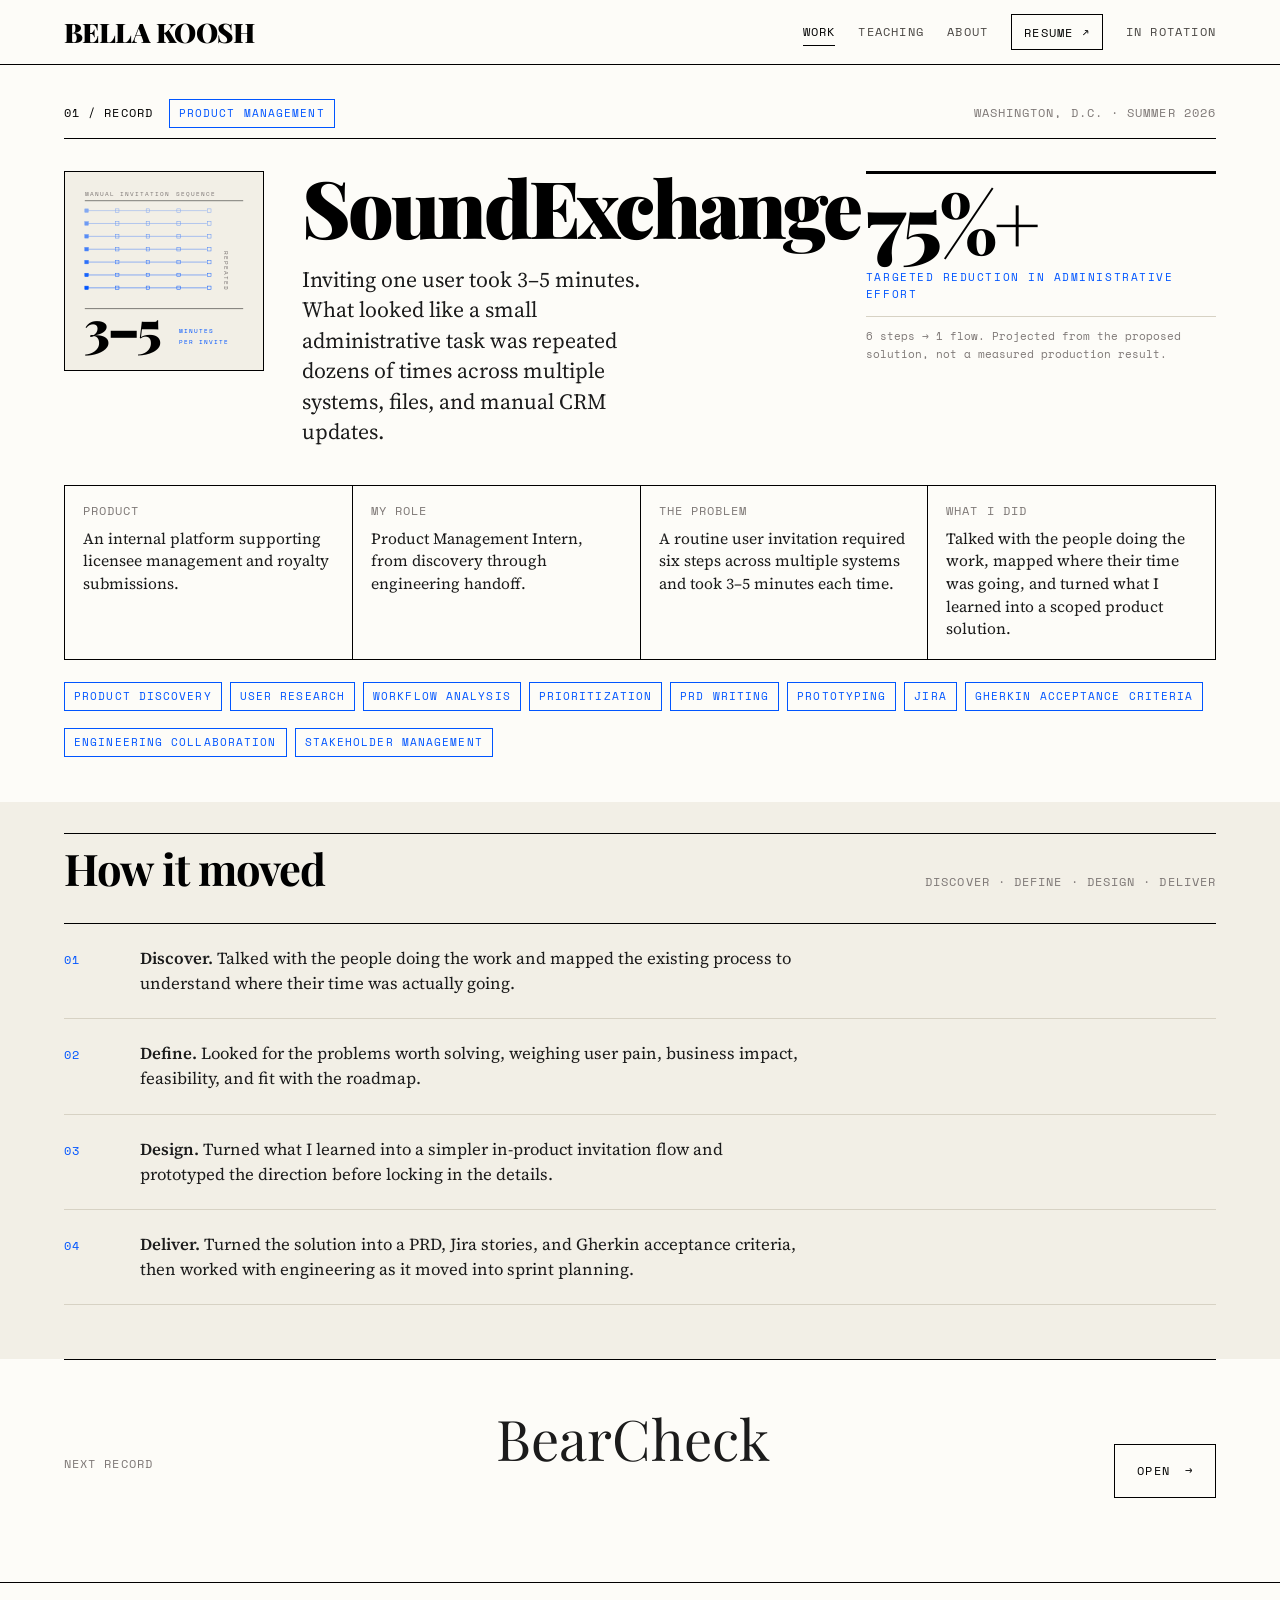
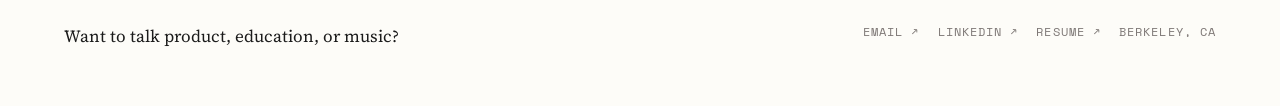
<file: soundexchange.html>
<!DOCTYPE html>
<html lang="en">
<head>
<meta charset="utf-8">
<meta name="viewport" content="width=device-width, initial-scale=1">
<title>SoundExchange — Product Management Intern — Bella Koosh</title>
<meta name="description" content="Product management at SoundExchange: understanding a repetitive internal workflow and turning what I learned into a simpler product experience.">
<meta property="og:title" content="SoundExchange — Product Management Intern — Bella Koosh">
<meta property="og:description" content="Product management at SoundExchange: understanding a repetitive internal workflow and turning what I learned into a simpler product experience.">
<meta property="og:type" content="website">
<link
  rel="icon"
  type="image/svg+xml"
  href="data:image/svg+xml,%3Csvg xmlns='http://www.w3.org/2000/svg' viewBox='0 0 32 32'%3E%3Ccircle cx='16' cy='16' r='14' fill='%23000'/%3E%3Ccircle cx='16' cy='16' r='10.5' fill='none' stroke='%23383838' stroke-width='1'/%3E%3Ccircle cx='16' cy='16' r='7.5' fill='none' stroke='%23383838' stroke-width='1'/%3E%3Ccircle cx='16' cy='16' r='5' fill='%230055FF'/%3E%3Ccircle cx='16' cy='16' r='1.4' fill='%23FDFCF8'/%3E%3C/svg%3E"
><link rel="preconnect" href="https://fonts.googleapis.com">
<link rel="preconnect" href="https://fonts.gstatic.com" crossorigin>
<link href="https://fonts.googleapis.com/css2?family=Playfair+Display:ital,wght@0,400..900;1,400..900&family=Source+Serif+4:ital,opsz,wght@0,8..60,300..600;1,8..60,300..600&family=Space+Mono:ital,wght@0,400;0,700;1,400&display=swap" rel="stylesheet">

<link rel="stylesheet" href="assets/css/site.css">
</head>
<body>
<a class="skip" href="#main">Skip to content</a>
<div class="needle" aria-hidden="true"></div>
<header class="masthead">
  <div class="shell masthead__in">
    <a class="wordmark" href="index.html">Bella Koosh</a>
    <button class="navtoggle" aria-expanded="false" aria-controls="primary-nav"><span data-label>Menu</span></button>
    <nav class="nav" id="primary-nav" aria-label="Primary">
      <a href="work.html" aria-current="page">Work</a>
      <a href="teaching.html">Teaching</a>
      <a href="about.html">About</a>
      <a class="nav__resume" href="assets/resume/bella-koosh-resume.pdf">Resume ↗</a>
      <a href="in-rotation.html">In Rotation</a>
    </nav>
  </div>
</header>

<main id="main" data-accent="blue">

  <!-- ===== THE BRIEF — first screen ===== -->
  <section class="shell brief">
    <p class="brief__kicker">
      <span class="mono mono--ink">01 / Record</span>
      <span class="chip">Product Management</span>
      <span class="mono">Washington, D.C. &middot; Summer 2026</span>
    </p>

    <div class="brief__grid">
      <div class="brief__art"><svg viewBox="0 0 400 400" role="img" aria-label="Cover art: a repeated manual invitation sequence, three to five minutes each">
  <rect width="400" height="400" fill="#f2efe6"/>
  <text x="40" y="48" font-family="Space Mono, monospace" font-size="13" letter-spacing="2.1" fill="#7e7876">MANUAL INVITATION SEQUENCE</text>
  <line x1="40" y1="58" x2="360" y2="58" stroke="#000" stroke-width="1"/>
  <g opacity="0.45"><line x1="43.5" y1="78" x2="286.5" y2="78" stroke="#0055ff" stroke-width="1"/><rect x="40" y="74.5" width="7" height="7" fill="#0055ff" stroke="#0055ff"/><rect x="102" y="74.5" width="7" height="7" fill="none" stroke="#0055ff"/><rect x="164" y="74.5" width="7" height="7" fill="none" stroke="#0055ff"/><rect x="226" y="74.5" width="7" height="7" fill="none" stroke="#0055ff"/><rect x="288" y="74.5" width="7" height="7" fill="none" stroke="#0055ff"/></g><g opacity="0.54"><line x1="43.5" y1="104" x2="286.5" y2="104" stroke="#0055ff" stroke-width="1"/><rect x="40" y="100.5" width="7" height="7" fill="#0055ff" stroke="#0055ff"/><rect x="102" y="100.5" width="7" height="7" fill="none" stroke="#0055ff"/><rect x="164" y="100.5" width="7" height="7" fill="none" stroke="#0055ff"/><rect x="226" y="100.5" width="7" height="7" fill="none" stroke="#0055ff"/><rect x="288" y="100.5" width="7" height="7" fill="none" stroke="#0055ff"/></g><g opacity="0.63"><line x1="43.5" y1="130" x2="286.5" y2="130" stroke="#0055ff" stroke-width="1"/><rect x="40" y="126.5" width="7" height="7" fill="#0055ff" stroke="#0055ff"/><rect x="102" y="126.5" width="7" height="7" fill="none" stroke="#0055ff"/><rect x="164" y="126.5" width="7" height="7" fill="none" stroke="#0055ff"/><rect x="226" y="126.5" width="7" height="7" fill="none" stroke="#0055ff"/><rect x="288" y="126.5" width="7" height="7" fill="none" stroke="#0055ff"/></g><g opacity="0.72"><line x1="43.5" y1="156" x2="286.5" y2="156" stroke="#0055ff" stroke-width="1"/><rect x="40" y="152.5" width="7" height="7" fill="#0055ff" stroke="#0055ff"/><rect x="102" y="152.5" width="7" height="7" fill="none" stroke="#0055ff"/><rect x="164" y="152.5" width="7" height="7" fill="none" stroke="#0055ff"/><rect x="226" y="152.5" width="7" height="7" fill="none" stroke="#0055ff"/><rect x="288" y="152.5" width="7" height="7" fill="none" stroke="#0055ff"/></g><g opacity="0.81"><line x1="43.5" y1="182" x2="286.5" y2="182" stroke="#0055ff" stroke-width="1"/><rect x="40" y="178.5" width="7" height="7" fill="#0055ff" stroke="#0055ff"/><rect x="102" y="178.5" width="7" height="7" fill="none" stroke="#0055ff"/><rect x="164" y="178.5" width="7" height="7" fill="none" stroke="#0055ff"/><rect x="226" y="178.5" width="7" height="7" fill="none" stroke="#0055ff"/><rect x="288" y="178.5" width="7" height="7" fill="none" stroke="#0055ff"/></g><g opacity="0.90"><line x1="43.5" y1="208" x2="286.5" y2="208" stroke="#0055ff" stroke-width="1"/><rect x="40" y="204.5" width="7" height="7" fill="#0055ff" stroke="#0055ff"/><rect x="102" y="204.5" width="7" height="7" fill="none" stroke="#0055ff"/><rect x="164" y="204.5" width="7" height="7" fill="none" stroke="#0055ff"/><rect x="226" y="204.5" width="7" height="7" fill="none" stroke="#0055ff"/><rect x="288" y="204.5" width="7" height="7" fill="none" stroke="#0055ff"/></g><g opacity="0.99"><line x1="43.5" y1="234" x2="286.5" y2="234" stroke="#0055ff" stroke-width="1"/><rect x="40" y="230.5" width="7" height="7" fill="#0055ff" stroke="#0055ff"/><rect x="102" y="230.5" width="7" height="7" fill="none" stroke="#0055ff"/><rect x="164" y="230.5" width="7" height="7" fill="none" stroke="#0055ff"/><rect x="226" y="230.5" width="7" height="7" fill="none" stroke="#0055ff"/><rect x="288" y="230.5" width="7" height="7" fill="none" stroke="#0055ff"/></g>
  <text x="322" y="160" font-family="Space Mono, monospace" font-size="12.5" letter-spacing="2" fill="#7e7876" transform="rotate(90 322 160)">REPEATED</text>
  <line x1="40" y1="276" x2="360" y2="276" stroke="#000" stroke-width="1"/>
  <text x="38" y="356" font-family="Playfair Display, serif" font-weight="900" font-size="102" letter-spacing="-4" fill="#000">3&#8211;5</text>
  <text x="230" y="326" font-family="Space Mono, monospace" font-size="13" letter-spacing="2.1" fill="#0055ff">MINUTES</text>
  <text x="230" y="348" font-family="Space Mono, monospace" font-size="13" letter-spacing="2.1" fill="#0055ff">PER INVITE</text>
</svg></div>

      <div class="brief__lead">
        <h1>SoundExchange</h1>
        <p class="brief__problem">Inviting one user took 3&ndash;5 minutes. What looked like a small administrative task was repeated dozens of times across multiple systems, files, and manual CRM updates.</p>
      </div>

      <div class="brief__anchor">
        <p class="anchor__fig">75%+</p>
        <p class="anchor__label">Targeted reduction in administrative effort</p>
<p class="anchor__note">6 steps &rarr; 1 flow. Projected from the proposed solution, not a measured production result.</p>
      </div>
    </div>

    <div class="specs">
      <div class="spec">
        <span class="mono">Product</span>
        <p>An internal platform supporting licensee management and royalty submissions.</p>
      </div>
      <div class="spec">
        <span class="mono">My role</span>
        <p>Product Management Intern, from discovery through engineering handoff.</p>
      </div>
      <div class="spec">
        <span class="mono">The problem</span>
        <p>A routine user invitation required six steps across multiple systems and took 3&ndash;5 minutes each time.</p>
      </div>
      <div class="spec">
        <span class="mono">What I did</span>
        <p>Talked with the people doing the work, mapped where their time was going, and turned what I learned into a scoped product solution.</p>
      </div>
    </div>

    <ul class="tags brief__skills">
        <li><span class="chip">Product Discovery</span></li>
        <li><span class="chip">User Research</span></li>
        <li><span class="chip">Workflow Analysis</span></li>
        <li><span class="chip">Prioritization</span></li>
        <li><span class="chip">PRD Writing</span></li>
        <li><span class="chip">Prototyping</span></li>
        <li><span class="chip">Jira</span></li>
        <li><span class="chip">Gherkin Acceptance Criteria</span></li>
        <li><span class="chip">Engineering Collaboration</span></li>
        <li><span class="chip">Stakeholder Management</span></li>
    </ul>
  </section>

  <!-- ===== EVIDENCE ===== 
  <section class="shell section--snug">
    <div class="sechead"><h2>From discovery to delivery</h2><p class="mono">Evidence</p></div>
    <div class="evgrid">
      <figure class="ev">
        <div class="slot"><p class="mono">Artifact to add</p></div>
        <figcaption class="mono">Discovery &mdash; mapping the existing workflow made the manual work visible</figcaption>
      </figure>
      <figure class="ev">
        <div class="slot"><p class="mono">Artifact to add</p></div>
        <figcaption class="mono">PRD &mdash; prioritized requirements, phased scope, measurable success criteria</figcaption>
      </figure>
    </div>
  </section>
  -->

  <!-- ===== WHAT MATTERED ===== -->
  <section class="section--snug section--paper">
    <div class="shell">
      <div class="sechead"><h2>How it moved</h2><p class="mono">Discover &middot; Define &middot; Design &middot; Deliver</p></div>
      <div class="moments">
      <div class="moment">
        <span class="mono mono--accent">01</span>
        <p><b>Discover.</b> Talked with the people doing the work and mapped the existing process to understand where their time was actually going.</p>
      </div>
      <div class="moment">
        <span class="mono mono--accent">02</span>
        <p><b>Define.</b> Looked for the problems worth solving, weighing user pain, business impact, feasibility, and fit with the roadmap.</p>
      </div>
      <div class="moment">
        <span class="mono mono--accent">03</span>
        <p><b>Design.</b> Turned what I learned into a simpler in-product invitation flow and prototyped the direction before locking in the details.</p>
      </div>
      <div class="moment">
        <span class="mono mono--accent">04</span>
        <p><b>Deliver.</b> Turned the solution into a PRD, Jira stories, and Gherkin acceptance criteria, then worked with engineering as it moved into sprint planning.</p>
      </div>
      </div>
       <!--<p class="aside">Research also surfaced a permissions problem creating an estimated 3&ndash;5 support calls a week &mdash; targeted for a 50%+ reduction, kept secondary to the invitation story here.</p>-->
    </div>
  </section>

  <!-- ===== NEXT ===== -->
  <section class="shell">
    <div class="nextup" data-accent="orange">
      <p class="mono">Next record</p>
      <p class="nextup__title">BearCheck</p>
      <a class="btn" href="bearcheck.html">Open <span aria-hidden="true">&rarr;</span></a>
    </div>
  </section>

</main>
<footer class="colophon">
  <div class="shell colophon__in">
    <p class="colophon__ask">Want to talk product, education, or music?</p>
    <nav class="colophon__links mono" aria-label="Footer">
      <a href="#" id="email-link">Email &#8599;</a>

<script>
  const user = "isabellakoosh";
  const domain = "berkeley.edu";
  document.getElementById("email-link").href = `mailto:${user}@${domain}`;
</script>
      <a
          href="https://www.linkedin.com/in/bella-koosh/"
          target="_blank"
          rel="noopener noreferrer"
        >
          LinkedIn &#8599;
        </a>
      <a href="assets/resume/bella-koosh-resume.pdf">Resume &#8599;</a>
      <span class="colophon__loc">Berkeley, CA</span>
    </nav>
  </div>
</footer>

<script src="assets/js/site.js" defer></script>
</body>
</html>
</file>
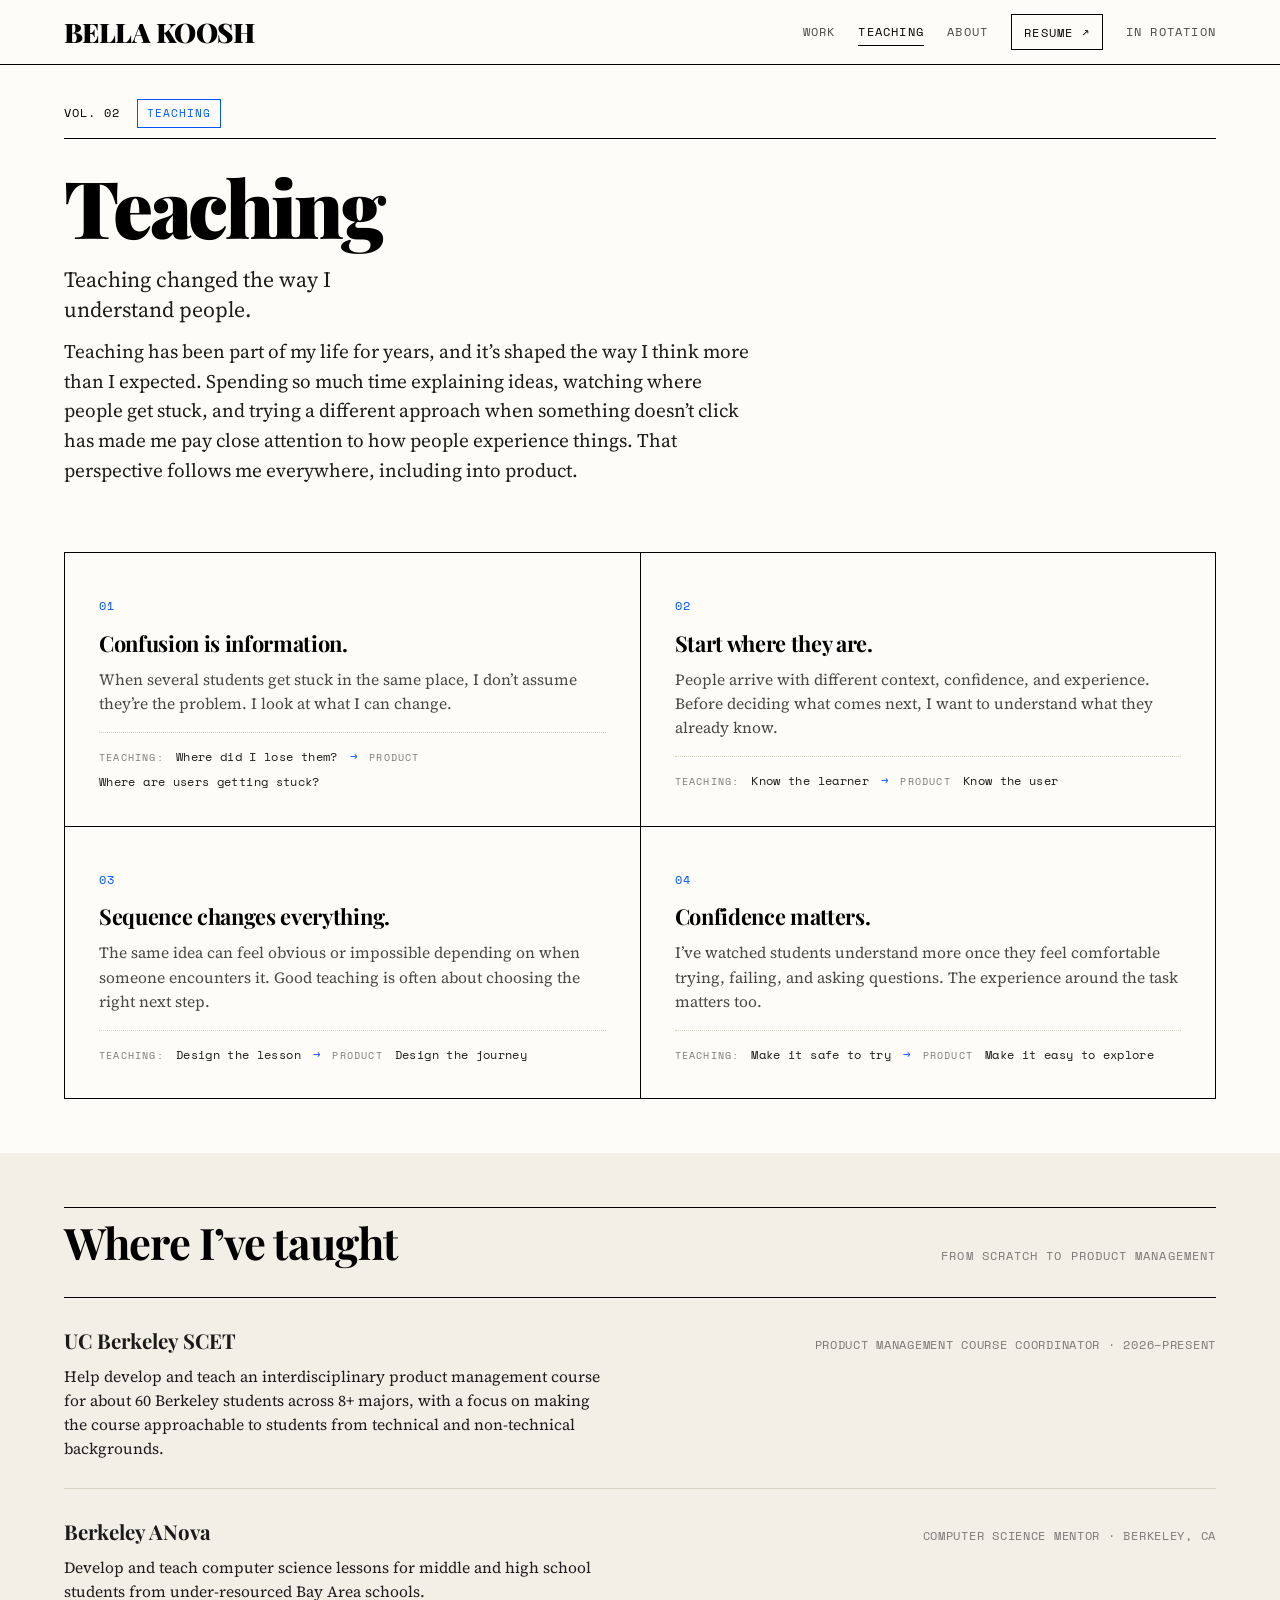
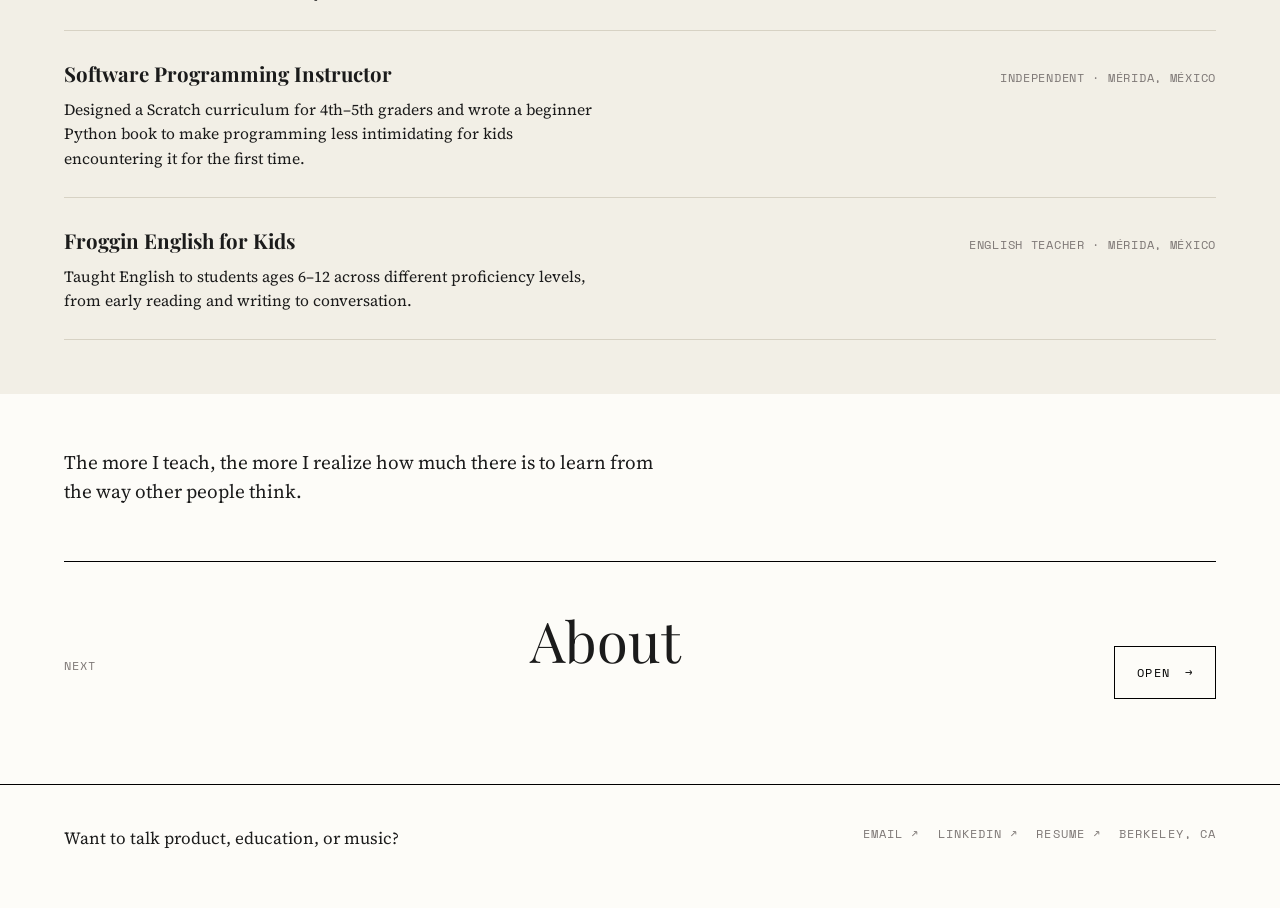
<file: teaching.html>
<!DOCTYPE html>
<html lang="en">
<head>
<meta charset="utf-8">
<meta name="viewport" content="width=device-width, initial-scale=1">

<title>Teaching — Bella Koosh</title>
<meta name="description" content="Teaching shaped the way Bella Koosh understands people, learning, and product experiences.">
<meta property="og:title" content="Teaching — Bella Koosh">
<meta property="og:description" content="Teaching shaped the way Bella Koosh understands people, learning, and product experiences.">
<meta property="og:type" content="website">

<link
  rel="icon"
  type="image/svg+xml"
  href="data:image/svg+xml,%3Csvg xmlns='http://www.w3.org/2000/svg' viewBox='0 0 32 32'%3E%3Ccircle cx='16' cy='16' r='14' fill='%23000'/%3E%3Ccircle cx='16' cy='16' r='10.5' fill='none' stroke='%23383838' stroke-width='1'/%3E%3Ccircle cx='16' cy='16' r='7.5' fill='none' stroke='%23383838' stroke-width='1'/%3E%3Ccircle cx='16' cy='16' r='5' fill='%230055FF'/%3E%3Ccircle cx='16' cy='16' r='1.4' fill='%23FDFCF8'/%3E%3C/svg%3E"
>
<link rel="preconnect" href="https://fonts.googleapis.com">
<link rel="preconnect" href="https://fonts.gstatic.com" crossorigin>
<link href="https://fonts.googleapis.com/css2?family=Playfair+Display:ital,wght@0,400..900;1,400..900&family=Source+Serif+4:ital,opsz,wght@0,8..60,300..600;1,8..60,300..600&family=Space+Mono:ital,wght@0,400;0,700;1,400&display=swap" rel="stylesheet">

<link rel="stylesheet" href="assets/css/site.css">
</head>

<body>

<a class="skip" href="#main">Skip to content</a>
<div class="needle" aria-hidden="true"></div>

<header class="masthead">
  <div class="shell masthead__in">
    <a class="wordmark" href="index.html">Bella Koosh</a>

    <button class="navtoggle" aria-expanded="false" aria-controls="primary-nav">
      <span data-label>Menu</span>
    </button>

    <nav class="nav" id="primary-nav" aria-label="Primary">
      <a href="work.html">Work</a>
      <a href="teaching.html" aria-current="page">Teaching</a>
      <a href="about.html">About</a>
      <a class="nav__resume" href="assets/resume/bella-koosh-resume.pdf">Resume ↗</a>
      <a href="in-rotation.html">In Rotation</a>
    </nav>
  </div>
</header>

<main id="main" data-accent="blue">

  <!-- ===== INTRO ===== -->
  <section class="shell brief">
    <p class="brief__kicker">
      <span class="mono mono--ink">Vol. 02</span>
      <span class="chip">Teaching</span>
    </p>

    <div class="brief__grid brief__grid--wide">
      <div class="brief__lead">
        <h1>Teaching</h1>

        <p class="brief__problem">
          Teaching changed the way I understand people.
        </p>

        <p class="lede u-mt-sm">
         Teaching has been part of my life for years, and it’s shaped the way I think more than I expected. Spending so much time explaining ideas, watching where people get stuck, and trying a different approach when something doesn’t click has made me pay close attention to how people experience things. That perspective follows me everywhere, including into product.
        </p>
      </div>
    </div>
  </section>


  <!-- ===== TEACHING → PRODUCT ===== -->
  <section class="shell section--snug" aria-label="Teaching, applied to product">

    <div class="tpgrid">

      <article class="tp">
        <span class="mono mono--accent">01</span>

        <h3 class="tp__head">
          Confusion is information.
        </h3>

        <p class="tp__body">
          When several students get stuck in the same place, I don&rsquo;t assume they&rsquo;re the problem. I look at what I can change.
        </p>

        <p class="tp__pair">
          <span>Teaching</span>
          Where did I lose them?
          <b aria-hidden="true">&rarr;</b>
          <span>Product</span>
          Where are users getting stuck?
        </p>
      </article>


      <article class="tp">
        <span class="mono mono--accent">02</span>

        <h3 class="tp__head">
          Start where they are.
        </h3>

        <p class="tp__body">
          People arrive with different context, confidence, and experience. Before deciding what comes next, I want to understand what they already know.
        </p>

        <p class="tp__pair">
          <span>Teaching</span>
          Know the learner
          <b aria-hidden="true">&rarr;</b>
          <span>Product</span>
          Know the user
        </p>
      </article>


      <article class="tp">
        <span class="mono mono--accent">03</span>

        <h3 class="tp__head">
          Sequence changes everything.
        </h3>

        <p class="tp__body">
          The same idea can feel obvious or impossible depending on when someone encounters it. Good teaching is often about choosing the right next step.
        </p>

        <p class="tp__pair">
          <span>Teaching</span>
          Design the lesson
          <b aria-hidden="true">&rarr;</b>
          <span>Product</span>
          Design the journey
        </p>
      </article>


      <article class="tp">
        <span class="mono mono--accent">04</span>

        <h3 class="tp__head">
          Confidence matters.
        </h3>

        <p class="tp__body">
          I&rsquo;ve watched students understand more once they feel comfortable trying, failing, and asking questions. The experience around the task matters too.
        </p>

        <p class="tp__pair">
          <span>Teaching</span>
          Make it safe to try
          <b aria-hidden="true">&rarr;</b>
          <span>Product</span>
          Make it easy to explore
        </p>
      </article>

    </div>

  </section>


  <!-- ===== WHERE I'VE TAUGHT ===== -->
  <section class="section--snug section--paper">
    <div class="shell">

      <div class="sechead">
        <h2>Where I&rsquo;ve taught</h2>
        <p class="mono">From Scratch to product management</p>
      </div>

      <div class="exprows">

        <div class="exprow">
          <div class="exprow__head">
            <p class="exprow__org">UC Berkeley SCET</p>
            <p class="exprow__role">
              Product Management Course Coordinator
              <span aria-hidden="true">&middot;</span>
              2026&ndash;Present
            </p>
          </div>

          <p class="exprow__desc">
            Help develop and teach an interdisciplinary product management course for about 60 Berkeley students across 8+ majors, with a focus on making the course approachable to students from technical and non-technical backgrounds.
          </p>
        </div>


        <div class="exprow">
          <div class="exprow__head">
            <p class="exprow__org">Berkeley ANova</p>
            <p class="exprow__role">
              Computer Science Mentor
              <span aria-hidden="true">&middot;</span>
              Berkeley, CA
            </p>
          </div>

          <p class="exprow__desc">
            Develop and teach computer science lessons for middle and high school students from under-resourced Bay Area schools.
          </p>
        </div>


        <div class="exprow">
          <div class="exprow__head">
            <p class="exprow__org">Software Programming Instructor</p>
            <p class="exprow__role">
              Independent
              <span aria-hidden="true">&middot;</span>
              M&eacute;rida, M&eacute;xico
            </p>
          </div>

          <p class="exprow__desc">
            Designed a Scratch curriculum for 4th&ndash;5th graders and wrote a beginner Python book to make programming less intimidating for kids encountering it for the first time.
          </p>
        </div>


        <div class="exprow">
          <div class="exprow__head">
            <p class="exprow__org">Froggin English for Kids</p>
            <p class="exprow__role">
              English Teacher
              <span aria-hidden="true">&middot;</span>
              M&eacute;rida, M&eacute;xico
            </p>
          </div>

          <p class="exprow__desc">
            Taught English to students ages 6&ndash;12 across different proficiency levels, from early reading and writing to conversation.
          </p>
        </div>

      </div>

    </div>
  </section>


  <!-- ===== CLOSING ===== -->
  <section class="shell section--snug">
    <p class="lede u-measure">
    The more I teach, the more I realize how much there is to learn from the way other people think.
    </p>
  </section>


  <!-- ===== NEXT ===== -->
  <section class="shell">
    <div class="nextup" data-accent="purple">
      <p class="mono">Next</p>
      <p class="nextup__title">About</p>
      <a class="btn" href="about.html">
        Open <span aria-hidden="true">&rarr;</span>
      </a>
    </div>
  </section>

</main>


<footer class="colophon">
  <div class="shell colophon__in">

    <p class="colophon__ask">
      Want to talk product, education, or music?
    </p>

    <nav class="colophon__links mono" aria-label="Footer">

      <a href="#" id="email-link">Email &#8599;</a>

     <a
          href="https://www.linkedin.com/in/bella-koosh/"
          target="_blank"
          rel="noopener noreferrer"
        >
          LinkedIn &#8599;
        </a>

      <a href="assets/resume/bella-koosh-resume.pdf">
        Resume &#8599;
      </a>

      <span class="colophon__loc">
        Berkeley, CA
      </span>

    </nav>

  </div>
</footer>


<script>
  const user = "isabellakoosh";
  const domain = "berkeley.edu";
  document.getElementById("email-link").href = `mailto:${user}@${domain}`;
</script>

<script src="assets/js/site.js" defer></script>

</body>
</html>
</file>
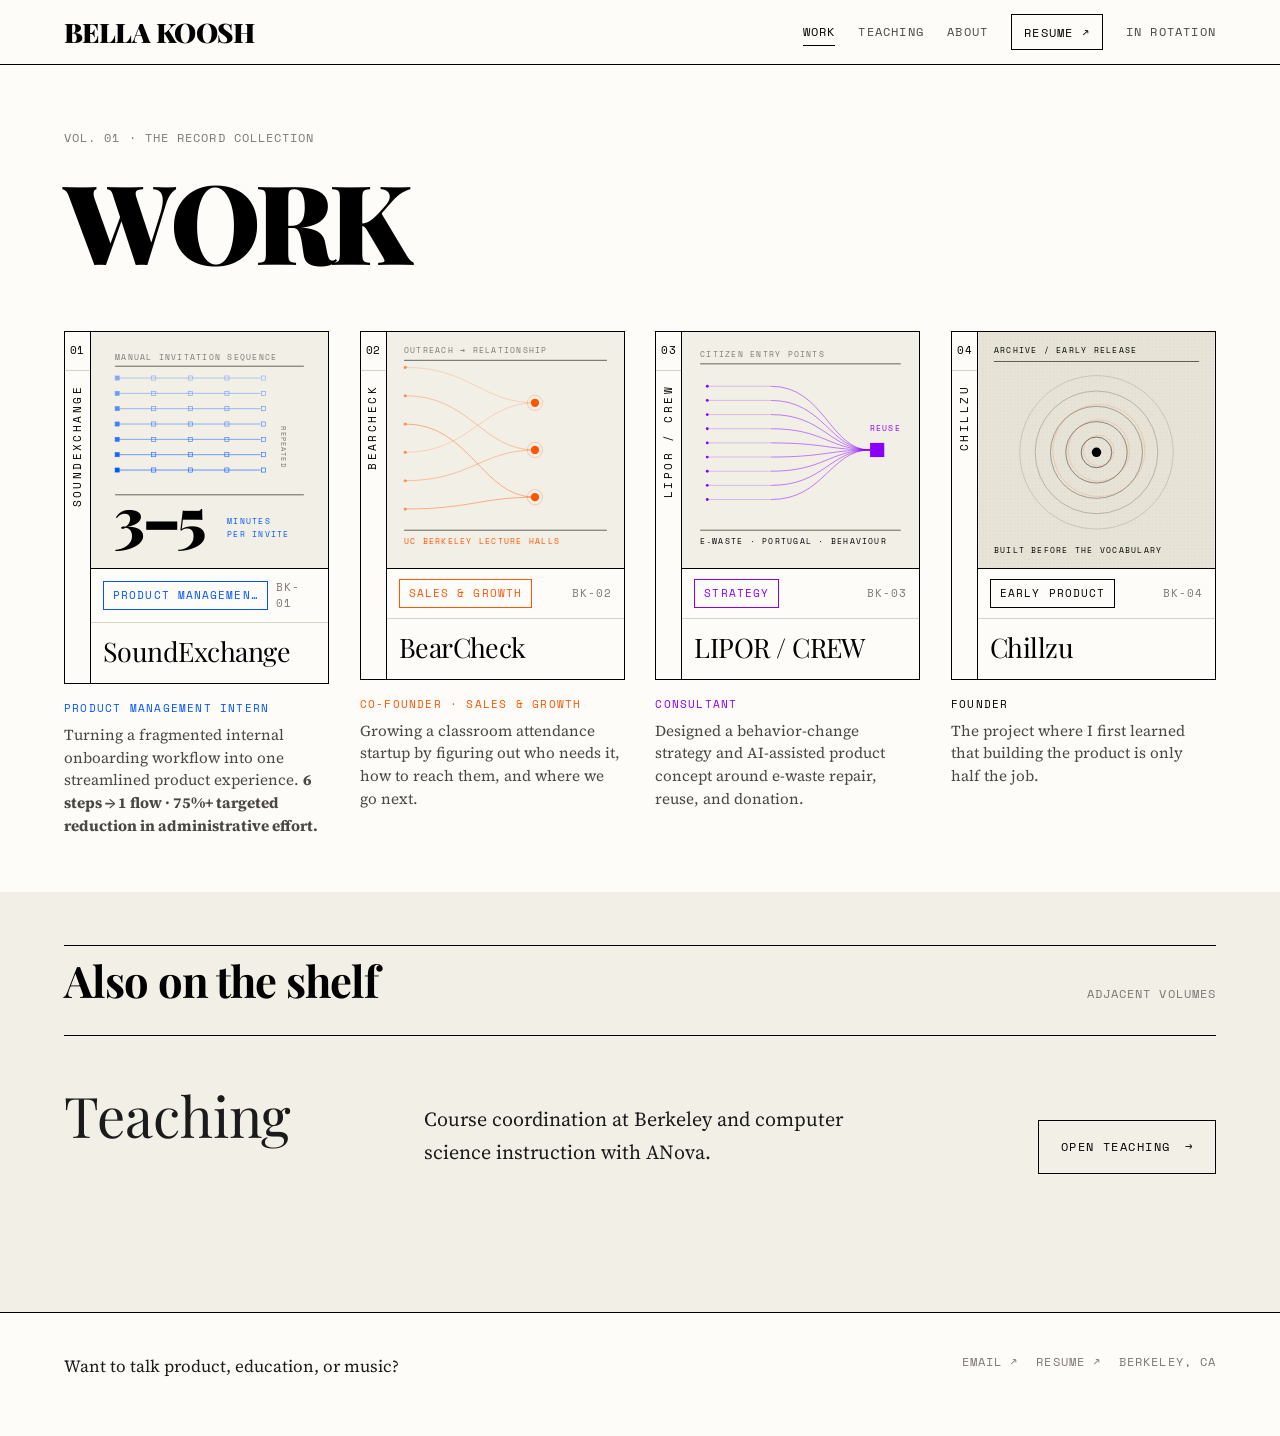
<file: work.html>
<!DOCTYPE html>
<html lang="en">
<head>
<meta charset="utf-8">
<meta name="viewport" content="width=device-width, initial-scale=1">
<title>Work — Bella Koosh</title>
<meta name="description" content="Four records: SoundExchange (product management), BearCheck (sales and growth), LIPOR (strategy), Chillzu (early product).">
<meta property="og:title" content="Work — Bella Koosh">
<meta property="og:description" content="Four records: SoundExchange (product management), BearCheck (sales and growth), LIPOR (strategy), Chillzu (early product).">
<meta property="og:type" content="website">
<link
  rel="icon"
  type="image/svg+xml"
  href="data:image/svg+xml,%3Csvg xmlns='http://www.w3.org/2000/svg' viewBox='0 0 32 32'%3E%3Ccircle cx='16' cy='16' r='14' fill='%23000'/%3E%3Ccircle cx='16' cy='16' r='10.5' fill='none' stroke='%23383838' stroke-width='1'/%3E%3Ccircle cx='16' cy='16' r='7.5' fill='none' stroke='%23383838' stroke-width='1'/%3E%3Ccircle cx='16' cy='16' r='5' fill='%230055FF'/%3E%3Ccircle cx='16' cy='16' r='1.4' fill='%23FDFCF8'/%3E%3C/svg%3E"
><link rel="preconnect" href="https://fonts.googleapis.com">
<link rel="preconnect" href="https://fonts.gstatic.com" crossorigin>
<link href="https://fonts.googleapis.com/css2?family=Playfair+Display:ital,wght@0,400..900;1,400..900&family=Source+Serif+4:ital,opsz,wght@0,8..60,300..600;1,8..60,300..600&family=Space+Mono:ital,wght@0,400;0,700;1,400&display=swap" rel="stylesheet">

<link rel="stylesheet" href="assets/css/site.css">
</head>
<body>
<a class="skip" href="#main">Skip to content</a>
<div class="needle" aria-hidden="true"></div>
<header class="masthead">
  <div class="shell masthead__in">
    <a class="wordmark" href="index.html">Bella Koosh</a>
    <button class="navtoggle" aria-expanded="false" aria-controls="primary-nav"><span data-label>Menu</span></button>
    <nav class="nav" id="primary-nav" aria-label="Primary">
      <a href="work.html" aria-current="page">Work</a>
      <a href="teaching.html">Teaching</a>
      <a href="about.html">About</a>
      <a class="nav__resume" href="assets/resume/bella-koosh-resume.pdf">Resume ↗</a>
      <a href="in-rotation.html">In Rotation</a>
    </nav>
  </div>
</header>

<main id="main">

  <section class="shell hero hero--page">
    <p class="mono rise">Vol. 01 &middot; The record collection</p>
    <h1 class="hero__name hero__name--page rise"><span>Work</span></h1>
    <!-- <div class="grid hero__grid">
      <div class="hero__statement rise">
        <p>Four releases, in the order they explain each other: <em>a product definition, a market, a system, and the thing built first.</em></p>
      </div>
      <aside class="hero__side rise" aria-label="How to read the collection">
        <p class="mono mono--ink hero__sidehead">How to read this</p>
        <dl class="liner">
          <div class="liner__row"><dt>01</dt><dd>SoundExchange &mdash; product management</dd></div>
          <div class="liner__row"><dt>02</dt><dd>BearCheck &mdash; growth &amp; GTM</dd></div>
          <div class="liner__row"><dt>03</dt><dd>LIPOR / CREW &mdash; strategy</dd></div>
          <div class="liner__row"><dt>04</dt><dd>Chillzu &mdash; early product</dd></div>
        </dl>
      </aside>
    </div>-->
  </section>

  <section class="shell section--snug" aria-label="The collection">
    <div class="shelf">
      <article class="record rise" data-accent="blue">
        <a class="sleeve" href="soundexchange.html" aria-labelledby="rec-soundexchange">
          <span class="sleeve__disc"></span>
          <span class="sleeve__body">
            <span class="sleeve__spine"><b>01</b><span>SoundExchange</span></span>
            <span class="sleeve__face">
              <span class="sleeve__art">
                <svg viewBox="0 0 400 400" role="img" aria-label="Cover art: a repeated manual invitation sequence, three to five minutes each">
  <rect width="400" height="400" fill="#f2efe6"/>
  <text x="40" y="48" font-family="Space Mono, monospace" font-size="13" letter-spacing="2.1" fill="#7e7876">MANUAL INVITATION SEQUENCE</text>
  <line x1="40" y1="58" x2="360" y2="58" stroke="#000" stroke-width="1"/>
  <g opacity="0.45"><line x1="43.5" y1="78" x2="286.5" y2="78" stroke="#0055ff" stroke-width="1"/><rect x="40" y="74.5" width="7" height="7" fill="#0055ff" stroke="#0055ff"/><rect x="102" y="74.5" width="7" height="7" fill="none" stroke="#0055ff"/><rect x="164" y="74.5" width="7" height="7" fill="none" stroke="#0055ff"/><rect x="226" y="74.5" width="7" height="7" fill="none" stroke="#0055ff"/><rect x="288" y="74.5" width="7" height="7" fill="none" stroke="#0055ff"/></g><g opacity="0.54"><line x1="43.5" y1="104" x2="286.5" y2="104" stroke="#0055ff" stroke-width="1"/><rect x="40" y="100.5" width="7" height="7" fill="#0055ff" stroke="#0055ff"/><rect x="102" y="100.5" width="7" height="7" fill="none" stroke="#0055ff"/><rect x="164" y="100.5" width="7" height="7" fill="none" stroke="#0055ff"/><rect x="226" y="100.5" width="7" height="7" fill="none" stroke="#0055ff"/><rect x="288" y="100.5" width="7" height="7" fill="none" stroke="#0055ff"/></g><g opacity="0.63"><line x1="43.5" y1="130" x2="286.5" y2="130" stroke="#0055ff" stroke-width="1"/><rect x="40" y="126.5" width="7" height="7" fill="#0055ff" stroke="#0055ff"/><rect x="102" y="126.5" width="7" height="7" fill="none" stroke="#0055ff"/><rect x="164" y="126.5" width="7" height="7" fill="none" stroke="#0055ff"/><rect x="226" y="126.5" width="7" height="7" fill="none" stroke="#0055ff"/><rect x="288" y="126.5" width="7" height="7" fill="none" stroke="#0055ff"/></g><g opacity="0.72"><line x1="43.5" y1="156" x2="286.5" y2="156" stroke="#0055ff" stroke-width="1"/><rect x="40" y="152.5" width="7" height="7" fill="#0055ff" stroke="#0055ff"/><rect x="102" y="152.5" width="7" height="7" fill="none" stroke="#0055ff"/><rect x="164" y="152.5" width="7" height="7" fill="none" stroke="#0055ff"/><rect x="226" y="152.5" width="7" height="7" fill="none" stroke="#0055ff"/><rect x="288" y="152.5" width="7" height="7" fill="none" stroke="#0055ff"/></g><g opacity="0.81"><line x1="43.5" y1="182" x2="286.5" y2="182" stroke="#0055ff" stroke-width="1"/><rect x="40" y="178.5" width="7" height="7" fill="#0055ff" stroke="#0055ff"/><rect x="102" y="178.5" width="7" height="7" fill="none" stroke="#0055ff"/><rect x="164" y="178.5" width="7" height="7" fill="none" stroke="#0055ff"/><rect x="226" y="178.5" width="7" height="7" fill="none" stroke="#0055ff"/><rect x="288" y="178.5" width="7" height="7" fill="none" stroke="#0055ff"/></g><g opacity="0.90"><line x1="43.5" y1="208" x2="286.5" y2="208" stroke="#0055ff" stroke-width="1"/><rect x="40" y="204.5" width="7" height="7" fill="#0055ff" stroke="#0055ff"/><rect x="102" y="204.5" width="7" height="7" fill="none" stroke="#0055ff"/><rect x="164" y="204.5" width="7" height="7" fill="none" stroke="#0055ff"/><rect x="226" y="204.5" width="7" height="7" fill="none" stroke="#0055ff"/><rect x="288" y="204.5" width="7" height="7" fill="none" stroke="#0055ff"/></g><g opacity="0.99"><line x1="43.5" y1="234" x2="286.5" y2="234" stroke="#0055ff" stroke-width="1"/><rect x="40" y="230.5" width="7" height="7" fill="#0055ff" stroke="#0055ff"/><rect x="102" y="230.5" width="7" height="7" fill="none" stroke="#0055ff"/><rect x="164" y="230.5" width="7" height="7" fill="none" stroke="#0055ff"/><rect x="226" y="230.5" width="7" height="7" fill="none" stroke="#0055ff"/><rect x="288" y="230.5" width="7" height="7" fill="none" stroke="#0055ff"/></g>
  <text x="322" y="160" font-family="Space Mono, monospace" font-size="12.5" letter-spacing="2" fill="#7e7876" transform="rotate(90 322 160)">REPEATED</text>
  <line x1="40" y1="276" x2="360" y2="276" stroke="#000" stroke-width="1"/>
  <text x="38" y="356" font-family="Playfair Display, serif" font-weight="900" font-size="102" letter-spacing="-4" fill="#000">3&#8211;5</text>
  <text x="230" y="326" font-family="Space Mono, monospace" font-size="13" letter-spacing="2.1" fill="#0055ff">MINUTES</text>
  <text x="230" y="348" font-family="Space Mono, monospace" font-size="13" letter-spacing="2.1" fill="#0055ff">PER INVITE</text>
</svg>
                <span class="sleeve__reveal">
                  <span class="sleeve__revealgrid">
                    <b>Role</b><i>Product Management Intern</i>
                    <b>What Bella did</b><i>Led discovery on a fragmented internal workflow and defined the fix engineering could build.</i>
                    <b>Evidence</b><i>PRD, Jira stories, Gherkin acceptance criteria.</i>
                  </span>
                  <span class="sleeve__open">Open record <span aria-hidden="true">&rarr;</span></span>
                </span>
              </span>
              <span class="sleeve__meta">
                <span class="chip">Product Management</span>
                <span class="mono mono--sm">BK-01</span>
              </span>
              <span class="sleeve__title" id="rec-soundexchange">SoundExchange</span>
            </span>
          </span>
        </a>
        <span class="record__scan">
          <span class="record__role">Product Management Intern</span>
          <span class="record__evidence">Turning a fragmented internal onboarding workflow into one streamlined product experience. <strong>6 steps &rarr; 1 flow &middot; 75%+ targeted reduction in administrative effort.</strong></span>
        </span>
      </article>

      <article class="record rise" data-accent="orange">
        <a class="sleeve" href="bearcheck.html" aria-labelledby="rec-bearcheck">
          <span class="sleeve__disc"></span>
          <span class="sleeve__body">
            <span class="sleeve__spine"><b>02</b><span>BearCheck</span></span>
            <span class="sleeve__face">
              <span class="sleeve__art">
                <svg viewBox="0 0 400 400" role="img" aria-label="Cover art: many outreach conversations converging into a handful of real relationships">
  <rect width="400" height="400" fill="#f2efe6"/>
  <text x="28" y="36" font-family="Space Mono, monospace" font-size="13" letter-spacing="2.1" fill="#7e7876">OUTREACH &#8594; RELATIONSHIP</text>
  <line x1="28" y1="48" x2="372" y2="48" stroke="#000" stroke-width="1"/>
  <path d="M30 60 C140 60 160 120 250 120" fill="none" stroke="#ff5500" stroke-width="1.1" opacity="0.30"/><circle cx="30" cy="60" r="2.6" fill="#ff5500" opacity="0.6"/><path d="M30 108 C140 108 160 200 250 200" fill="none" stroke="#ff5500" stroke-width="1.1" opacity="0.48"/><circle cx="30" cy="108" r="2.6" fill="#ff5500" opacity="0.6"/><path d="M30 156 C140 156 160 280 250 280" fill="none" stroke="#ff5500" stroke-width="1.1" opacity="0.66"/><circle cx="30" cy="156" r="2.6" fill="#ff5500" opacity="0.6"/><path d="M30 204 C140 204 160 120 250 120" fill="none" stroke="#ff5500" stroke-width="1.1" opacity="0.30"/><circle cx="30" cy="204" r="2.6" fill="#ff5500" opacity="0.6"/><path d="M30 252 C140 252 160 200 250 200" fill="none" stroke="#ff5500" stroke-width="1.1" opacity="0.48"/><circle cx="30" cy="252" r="2.6" fill="#ff5500" opacity="0.6"/><path d="M30 300 C140 300 160 280 250 280" fill="none" stroke="#ff5500" stroke-width="1.1" opacity="0.66"/><circle cx="30" cy="300" r="2.6" fill="#ff5500" opacity="0.6"/><circle cx="250" cy="120" r="7" fill="#ff5500"/><circle cx="250" cy="120" r="13" fill="none" stroke="#ff5500" stroke-width="1" opacity="0.4"/><circle cx="250" cy="200" r="7" fill="#ff5500"/><circle cx="250" cy="200" r="13" fill="none" stroke="#ff5500" stroke-width="1" opacity="0.4"/><circle cx="250" cy="280" r="7" fill="#ff5500"/><circle cx="250" cy="280" r="13" fill="none" stroke="#ff5500" stroke-width="1" opacity="0.4"/>
  <line x1="28" y1="336" x2="372" y2="336" stroke="#000" stroke-width="1"/>
  <text x="28" y="360" font-family="Space Mono, monospace" font-size="13" letter-spacing="2.1" fill="#ff5500">UC BERKELEY LECTURE HALLS</text>
</svg>
                <span class="sleeve__reveal">
                  <span class="sleeve__revealgrid">
                    <b>Role</b><i>Co-Founder &middot; Sales &amp; Growth</i>
                    <b>What Bella did</b><i>Finding who needs BearCheck, how to reach them, and where the company goes next.</i>
                    <b>Evidence</b><i>Live across UC Berkeley lecture halls.</i>
                  </span>
                  <span class="sleeve__open">Open record <span aria-hidden="true">&rarr;</span></span>
                </span>
              </span>
              <span class="sleeve__meta">
                <span class="chip">Sales &amp; Growth</span>
                <span class="mono mono--sm">BK-02</span>
              </span>
              <span class="sleeve__title" id="rec-bearcheck">BearCheck</span>
            </span>
          </span>
        </a>
        <span class="record__scan">
          <span class="record__role">Co-Founder &middot; Sales &amp; Growth</span>
          <span class="record__evidence">Growing a classroom attendance startup by figuring out who needs it, how to reach them, and where we go next.</span>
        </span>
      </article>

      <article class="record rise" data-accent="purple">
        <a class="sleeve" href="lipor.html" aria-labelledby="rec-lipor">
          <span class="sleeve__disc"></span>
          <span class="sleeve__body">
            <span class="sleeve__spine"><b>03</b><span>LIPOR / CREW</span></span>
            <span class="sleeve__face">
              <span class="sleeve__art">
                <svg viewBox="0 0 400 400" role="img" aria-label="Cover art: many citizen entry points narrowing to a single reuse outcome">
  <rect width="400" height="400" fill="#f2efe6"/>
  <text x="30" y="42" font-family="Space Mono, monospace" font-size="13" letter-spacing="2.1" fill="#7e7876">CITIZEN ENTRY POINTS</text>
  <line x1="30" y1="54" x2="370" y2="54" stroke="#000" stroke-width="1"/>
  <path d="M150 92 C240 92 250 200 318 200" fill="none" stroke="#8800ff" stroke-width="1.1" opacity="0.75"/><line x1="42" y1="92" x2="150" y2="92" stroke="#8800ff" stroke-width="1.1" opacity="0.35"/><circle cx="42" cy="92" r="2.4" fill="#8800ff"/><path d="M150 116 C240 116 250 200 318 200" fill="none" stroke="#8800ff" stroke-width="1.1" opacity="0.75"/><line x1="42" y1="116" x2="150" y2="116" stroke="#8800ff" stroke-width="1.1" opacity="0.35"/><circle cx="42" cy="116" r="2.4" fill="#8800ff"/><path d="M150 140 C240 140 250 200 318 200" fill="none" stroke="#8800ff" stroke-width="1.1" opacity="0.75"/><line x1="42" y1="140" x2="150" y2="140" stroke="#8800ff" stroke-width="1.1" opacity="0.35"/><circle cx="42" cy="140" r="2.4" fill="#8800ff"/><path d="M150 164 C240 164 250 200 318 200" fill="none" stroke="#8800ff" stroke-width="1.1" opacity="0.75"/><line x1="42" y1="164" x2="150" y2="164" stroke="#8800ff" stroke-width="1.1" opacity="0.35"/><circle cx="42" cy="164" r="2.4" fill="#8800ff"/><path d="M150 188 C240 188 250 200 318 200" fill="none" stroke="#8800ff" stroke-width="1.1" opacity="0.75"/><line x1="42" y1="188" x2="150" y2="188" stroke="#8800ff" stroke-width="1.1" opacity="0.35"/><circle cx="42" cy="188" r="2.4" fill="#8800ff"/><path d="M150 212 C240 212 250 200 318 200" fill="none" stroke="#8800ff" stroke-width="1.1" opacity="0.75"/><line x1="42" y1="212" x2="150" y2="212" stroke="#8800ff" stroke-width="1.1" opacity="0.35"/><circle cx="42" cy="212" r="2.4" fill="#8800ff"/><path d="M150 236 C240 236 250 200 318 200" fill="none" stroke="#8800ff" stroke-width="1.1" opacity="0.75"/><line x1="42" y1="236" x2="150" y2="236" stroke="#8800ff" stroke-width="1.1" opacity="0.35"/><circle cx="42" cy="236" r="2.4" fill="#8800ff"/><path d="M150 260 C240 260 250 200 318 200" fill="none" stroke="#8800ff" stroke-width="1.1" opacity="0.75"/><line x1="42" y1="260" x2="150" y2="260" stroke="#8800ff" stroke-width="1.1" opacity="0.35"/><circle cx="42" cy="260" r="2.4" fill="#8800ff"/><path d="M150 284 C240 284 250 200 318 200" fill="none" stroke="#8800ff" stroke-width="1.1" opacity="0.75"/><line x1="42" y1="284" x2="150" y2="284" stroke="#8800ff" stroke-width="1.1" opacity="0.35"/><circle cx="42" cy="284" r="2.4" fill="#8800ff"/>
  <rect x="318" y="188" width="24" height="24" fill="#8800ff"/>
  <text x="370" y="168" text-anchor="end" font-family="Space Mono, monospace" font-size="13" letter-spacing="2.1" fill="#8800ff">REUSE</text>
  <line x1="30" y1="336" x2="370" y2="336" stroke="#000" stroke-width="1"/>
  <text x="30" y="360" font-family="Space Mono, monospace" font-size="13" letter-spacing="2.1" fill="#000">E&#8209;WASTE &#183; PORTUGAL &#183; BEHAVIOUR</text>
</svg>
                <span class="sleeve__reveal">
                  <span class="sleeve__revealgrid">
                    <b>Role</b><i>Consultant</i>
                    <b>What Bella did</b><i>Designed a citizen-engagement strategy and an AI-assisted concept for e-waste reuse and donation.</i>
                    <b>Evidence</b><i>Recommendations presented to LIPOR leadership.</i>
                  </span>
                  <span class="sleeve__open">Open record <span aria-hidden="true">&rarr;</span></span>
                </span>
              </span>
              <span class="sleeve__meta">
                <span class="chip">Strategy</span>
                <span class="mono mono--sm">BK-03</span>
              </span>
              <span class="sleeve__title" id="rec-lipor">LIPOR / CREW</span>
            </span>
          </span>
        </a>
        <span class="record__scan">
          <span class="record__role">Consultant</span>
          <span class="record__evidence">Designed a behavior-change strategy and AI-assisted product concept around e-waste repair, reuse, and donation.</span>
        </span>
      </article>

      <article class="record rise" data-accent="ink">
        <a class="sleeve" href="chillzu.html" aria-labelledby="rec-chillzu">
          <span class="sleeve__disc"></span>
          <span class="sleeve__body">
            <span class="sleeve__spine"><b>04</b><span>Chillzu</span></span>
            <span class="sleeve__face">
              <span class="sleeve__art">
                <svg viewBox="0 0 400 400" role="img" aria-label="Cover art: an archive sleeve for an early self-directed project">
  <defs>
    <pattern id="cznoise" width="6" height="6" patternUnits="userSpaceOnUse">
      <circle cx="1.5" cy="1.5" r="0.6" fill="#000" opacity="0.16"/>
    </pattern>
  </defs>
  <rect width="400" height="400" fill="#e7e3d7"/>
  <rect width="400" height="400" fill="url(#cznoise)"/>
  <g fill="none" stroke="#000" stroke-width="1">
    <circle cx="200" cy="204" r="26" opacity="0.85"/>
    <circle cx="200" cy="204" r="52" opacity="0.68"/>
    <circle cx="200" cy="204" r="78" opacity="0.52"/>
    <circle cx="200" cy="204" r="104" opacity="0.36"/>
    <circle cx="200" cy="204" r="130" opacity="0.22"/>
  </g>
  <g fill="none" stroke="#ff5500" stroke-width="1" opacity="0.30" transform="translate(4,-3)">
    <circle cx="200" cy="204" r="26"/><circle cx="200" cy="204" r="52"/><circle cx="200" cy="204" r="78"/>
  </g>
  <circle cx="200" cy="204" r="8" fill="#000"/>
  <text x="26" y="36" font-family="Space Mono, monospace" font-size="13" letter-spacing="2.1" fill="#000">ARCHIVE / EARLY RELEASE</text>
  <line x1="26" y1="50" x2="374" y2="50" stroke="#000" stroke-width="1"/>
  <text x="26" y="374" font-family="Space Mono, monospace" font-size="13" letter-spacing="2.1" fill="#000">BUILT BEFORE THE VOCABULARY</text>
</svg>
                <span class="sleeve__reveal">
                  <span class="sleeve__revealgrid">
                    <b>Role</b><i>Founder</i>
                    <b>What Bella did</b><i>Researched, designed, and coded a wellness app for teenagers, then rebuilt it around what users actually needed.</i>
                    <b>Evidence</b><i>React/JavaScript prototype, tested with real users.</i>
                  </span>
                  <span class="sleeve__open">Open record <span aria-hidden="true">&rarr;</span></span>
                </span>
              </span>
              <span class="sleeve__meta">
                <span class="chip chip--ink">Early Product</span>
                <span class="mono mono--sm">BK-04</span>
              </span>
              <span class="sleeve__title" id="rec-chillzu">Chillzu</span>
            </span>
          </span>
        </a>
        <span class="record__scan">
          <span class="record__role">Founder</span>
          <span class="record__evidence">The project where I first learned that building the product is only half the job.</span>
        </span>
      </article>
    </div>
  </section>

  <section class="section--snug section--paper">
    <div class="shell">
      <div class="sechead"><h2>Also on the shelf</h2><p class="mono">Adjacent volumes</p></div>
      <div class="nextup">
        <p class="nextup__title">Teaching</p>
        <p class="u-measure-sm">Course coordination at Berkeley and computer science instruction with ANova.</p>
        <a class="btn" href="teaching.html">Open teaching <span aria-hidden="true">&rarr;</span></a>
      </div>
    </div>
  </section>

</main>
<footer class="colophon">
  <div class="shell colophon__in">
    <p class="colophon__ask">Want to talk product, education, or music?</p>
    <nav class="colophon__links mono" aria-label="Footer">
     <a href="#" id="email-link">Email &#8599;</a>

<script>
  const user = "isabellakoosh";
  const domain = "berkeley.edu";
  document.getElementById("email-link").href = `mailto:${user}@${domain}`;
</script>
      <a href="assets/resume/bella-koosh-resume.pdf">Resume &#8599;</a>
      <span class="colophon__loc">Berkeley, CA</span>
    </nav>
  </div>
</footer>

<script src="assets/js/site.js" defer></script>
</body>
</html>
</file>
<file: assets/css/site.css>
@charset "UTF-8";
/* ============================================================
   BELLA KOOSH — bellakoosh.com
   Design system extracted from the Google Stitch export
   "signal & rhythm" (The Record Collection / Sonic Artifact).
   Layer order fixes specificity once, globally.
   ============================================================ */

@layer tokens, base, layout, components, pages, utilities;

/* ---------- 01 TOKENS ---------- */
@layer tokens {
  :root {
    /* Surface */
    --ivory: #fdfcf8;
    --paper: #f2efe6;
    --paper-deep: #e7e3d7;
    --ink: #000;
    --ink-soft: #1b1b1b;
    --ink-70: #4a4744;
    --ink-45: #7e7876;
    --rule: #d7d2c4;
    --rule-strong: #000;

    /* Accents — album art, not SaaS branding */
    --blue: #0055ff;
    --orange: #ff5500;
    --purple: #8800ff;

    /* Per-record accent, overridden by [data-accent] */
    --accent: var(--blue);
    --accent-ink: #fff;

    /* Type */
    --display: "Playfair Display", "Times New Roman", serif;
    --editorial: "Source Serif 4", Georgia, serif;
    --mono: "Space Mono", ui-monospace, "SFMono-Regular", Menlo, monospace;

    --t-hero: clamp(3.5rem, 12.5vw, 10.5rem);
    --t-display: clamp(2.5rem, 6.4vw, 5rem);
    --t-head: clamp(1.75rem, 3.4vw, 3rem);
    --t-sub: clamp(1.3rem, 2vw, 2rem);
    --t-body: clamp(1.0625rem, 0.45vw + 0.95rem, 1.25rem);
    --t-mono: 0.75rem;
    --t-mono-sm: 0.6875rem;

    /* Space — 4px baseline, aggressive whitespace */
    --u: 4px;
    --gutter: 24px;
    --margin: clamp(20px, 5vw, 64px);
    --stack-sm: 12px;
    --stack-md: 32px;
    --stack-lg: clamp(64px, 9vw, 120px);
    --stack-xl: clamp(96px, 14vw, 184px);
    --maxw: 1560px;

    /* Rhythm — 120 BPM. 1 beat = 500ms, 1/16 = 125ms. */
    --beat: 500ms;
    --sixteenth: 125ms;
    --ease: cubic-bezier(0.22, 0.72, 0.16, 1);

    color-scheme: light;
  }

  [data-accent="blue"] { --accent: var(--blue); }
  [data-accent="orange"] { --accent: var(--orange); }
  [data-accent="purple"] { --accent: var(--purple); }
  [data-accent="ink"] { --accent: var(--ink); }
}


/* Reduce gap between hero and The Collection */
.hero {
  padding-bottom: 2rem;
}

.hero + .section--snug {
  padding-top: 2rem;
}
/* ---------- 02 BASE ---------- */
@layer base {
  *, *::before, *::after { box-sizing: border-box; }

  html { -webkit-text-size-adjust: 100%; scroll-behavior: smooth; }
  @media (prefers-reduced-motion: reduce) { html { scroll-behavior: auto; } }

  body {
    margin: 0;
    background: var(--ivory);
    color: var(--ink-soft);
    font-family: var(--editorial);
    font-size: var(--t-body);
    line-height: 1.62;
    font-synthesis-weight: none;
    -webkit-font-smoothing: antialiased;
    text-rendering: optimizeLegibility;
    overflow-x: hidden;
  }

  h1, h2, h3, h4 {
    font-family: var(--display);
    font-weight: 700;
    line-height: 1.02;
    letter-spacing: -0.02em;
    margin: 0;
    color: var(--ink);
    text-wrap: balance;
  }

  p { margin: 0 0 1.15em; }
  p:last-child { margin-bottom: 0; }

  a { color: inherit; text-decoration-thickness: 1px; text-underline-offset: 3px; }

  img, svg { display: block; max-width: 100%; }

  ::selection { background: var(--accent); color: #fff; }

  :focus-visible {
    outline: 2px solid var(--blue);
    outline-offset: 3px;
  }

  .skip {
    position: absolute; left: -9999px; top: 0; z-index: 999;
    background: var(--ink); color: var(--ivory);
    padding: 12px 18px; font-family: var(--mono); font-size: var(--t-mono);
    letter-spacing: 0.08em;
  }
  .skip:focus { left: var(--margin); top: 8px; }
}

/* ---------- 03 LAYOUT ---------- */
@layer layout {
  .shell {
    width: 100%;
    max-width: var(--maxw);
    margin-inline: auto;
    padding-inline: var(--margin);
  }

  /* 12-col editorial grid with marginalia zone (col 1 + col 12) */
  .grid {
    display: grid;
    grid-template-columns: repeat(12, minmax(0, 1fr));
    column-gap: var(--gutter);
  }
  @media (max-width: 900px) {
    .grid { grid-template-columns: repeat(4, minmax(0, 1fr)); }
  }

  .section { padding-block: var(--stack-lg); }
  .section--tight { padding-block: clamp(48px, 6vw, 80px); }
  .section--ink {
    background: var(--ink);
    color: #e9e7e1;
  }
  .section--ink h1, .section--ink h2, .section--ink h3 { color: var(--ivory); }
  .section--paper { background: var(--paper); }

  .rule { border: 0; border-top: 1px solid var(--rule); margin: 0; }
  .rule--ink { border-top-color: var(--ink); }
  .section--ink .rule { border-top-color: #3a3a3a; }

  /* Section header: mono index left, title right */
  .sechead {
    display: flex;
    align-items: baseline;
    justify-content: space-between;
    gap: var(--gutter);
    border-top: 1px solid var(--ink);
    padding-top: var(--stack-sm);
    margin-bottom: var(--stack-md);
    flex-wrap: wrap;
  }
  .sechead h2 { font-size: var(--t-head); }
  .section--ink .sechead { border-top-color: #4a4a4a; }
}

/* ---------- 04 COMPONENTS ---------- */
@layer components {

  /* Mono utility text — "the data layer" */
  .mono {
    font-family: var(--mono);
    font-size: var(--t-mono);
    letter-spacing: 0.09em;
    text-transform: uppercase;
    color: var(--ink-45);
    line-height: 1.5;
  }
  .mono--sm { font-size: var(--t-mono-sm); }
  .mono--ink { color: var(--ink); }
  .mono--accent { color: var(--accent); }
  .section--ink .mono { color: #8d8983; }

  .chip {
    display: inline-block;
    max-width: 100%;
    overflow: hidden;
    text-overflow: ellipsis;
    font-family: var(--mono);
    font-size: var(--t-mono-sm);
    letter-spacing: 0.1em;
    text-transform: uppercase;
    padding: 5px 9px 4px;
    border: 1px solid currentColor;
    color: var(--accent);
    white-space: nowrap;
  }
  .chip--ink { color: var(--ink); }

  /* Content-gap marker. Deliberately visible: an incomplete site
     is acceptable, an inaccurate one is not. */
  .todo {
    display: inline-block;
    font-family: var(--mono);
    font-size: var(--t-mono-sm);
    letter-spacing: 0.1em;
    text-transform: uppercase;
    color: var(--orange);
    border: 1px dashed var(--orange);
    padding: 4px 8px 3px;
    background: color-mix(in srgb, var(--orange) 7%, transparent);
  }
  .todo--block {
    display: block;
    padding: 18px 20px;
    line-height: 1.7;
    text-transform: none;
    letter-spacing: 0.04em;
    font-size: var(--t-mono);
  }

  /* Buttons */
  .btn {
    display: inline-flex;
    align-items: center;
    gap: 14px;
    font-family: var(--mono);
    font-size: var(--t-mono);
    letter-spacing: 0.12em;
    text-transform: uppercase;
    padding: 16px 22px;
    border: 1px solid var(--ink);
    color: var(--ink);
    background: transparent;
    text-decoration: none;
    transition: background var(--sixteenth) var(--ease), color var(--sixteenth) var(--ease);
  }
  .btn:hover, .btn:focus-visible { background: var(--accent); color: #fff; border-color: var(--accent); }
  .btn--solid { background: var(--ink); color: var(--ivory); }
  .section--ink .btn { border-color: #5a5a5a; color: var(--ivory); }

  /* Header / nav */
  .masthead {
    position: sticky; top: 0; z-index: 60;
    background: color-mix(in srgb, var(--ivory) 92%, transparent);
    backdrop-filter: saturate(140%) blur(6px);
    border-bottom: 1px solid var(--ink);
  }
  .masthead__in {
    display: flex; align-items: center; justify-content: space-between;
    gap: var(--gutter);
    padding-block: 14px;
  }
  .wordmark {
    font-family: var(--display);
    font-weight: 900;
    font-size: clamp(1.35rem, 2.1vw, 1.9rem);
    letter-spacing: -0.02em;
    text-transform: uppercase;
    text-decoration: none;
    color: var(--ink);
    line-height: 1;
    white-space: nowrap;
  }
  .nav { display: flex; align-items: center; gap: clamp(14px, 1.8vw, 30px); }
  .nav a {
    font-family: var(--mono);
    font-size: var(--t-mono);
    letter-spacing: 0.1em;
    text-transform: uppercase;
    text-decoration: none;
    color: var(--ink-70);
    padding-block: 4px;
    border-bottom: 1px solid transparent;
    white-space: nowrap;
    transition: color var(--sixteenth) var(--ease), border-color var(--sixteenth) var(--ease);
  }
  .nav a:hover { color: var(--ink); border-bottom-color: var(--ink); }
  .nav a[aria-current="page"] { color: var(--ink); border-bottom-color: var(--ink); }
  .nav a.nav__resume {
    border: 1px solid var(--ink); color: var(--ink);
    padding: 8px 12px 7px;
  }
  .nav a.nav__resume:hover { background: var(--ink); color: var(--ivory); }

  .navtoggle { display: none; }

  @media (max-width: 860px) {
    .navtoggle {
      display: inline-flex; align-items: center; gap: 8px;
      font-family: var(--mono); font-size: var(--t-mono); letter-spacing: 0.1em;
      text-transform: uppercase; background: none; border: 1px solid var(--ink);
      padding: 9px 12px; cursor: pointer; color: var(--ink);
    }
    .nav {
      position: fixed; inset: 0 0 auto; top: 57px;
      flex-direction: column; align-items: stretch; gap: 0;
      background: var(--ivory);
      border-bottom: 1px solid var(--ink);
      padding: 8px var(--margin) 28px;
      transform: translateY(-8px);
      opacity: 0; visibility: hidden;
      transition: opacity var(--sixteenth) var(--ease), transform var(--sixteenth) var(--ease), visibility 0s linear 150ms;
    }
    .nav[data-open="true"] { opacity: 1; visibility: visible; transform: none; transition-delay: 0s; }
    .nav a { padding: 16px 0; border-bottom: 1px solid var(--rule); font-size: 0.875rem; }
    .nav a.nav__resume { order: 1; border: 1px solid var(--ink); margin-top: 18px; padding: 16px; text-align: center; }
  }

  /* Footer */
  .colophon { border-top: 1px solid var(--ink); background: var(--ivory); }
  .colophon__in {
    display: flex; flex-wrap: wrap; gap: 20px var(--gutter);
    justify-content: space-between; align-items: flex-start;
    padding-block: 40px 56px;
  }
  .colophon__links { display: flex; flex-wrap: wrap; align-items: center; gap: 18px; }
  .colophon a { text-decoration: none; }
  .colophon a:hover { color: var(--ink); text-decoration: underline; }
  .colophon__ask {
    font-family: var(--editorial); font-size: 1.0625rem;
    color: var(--ink-soft); margin: 0;
  }
  .colophon__loc { font-family: var(--mono); font-size: var(--t-mono); color: var(--ink-45); }

  /* ---- THE SLEEVE (signature component) ---- */
  .shelf {
    display: grid;
    grid-template-columns: repeat(4, minmax(0, 1fr));
    gap: clamp(16px, 2.4vw, 40px);
    align-items: start;
  }
  @media (max-width: 1080px) { .shelf { grid-template-columns: repeat(2, minmax(0, 1fr)); gap: 32px 20px; } }
  @media (max-width: 560px) { .shelf { grid-template-columns: 1fr; } }

  .record { position: relative; }

  .sleeve {
    position: relative;
    display: block;
    text-decoration: none;
    color: inherit;
    isolation: isolate;
  }

  /* The disc slides out of the sleeve on hover/focus */
  .sleeve__disc {
    position: absolute;
    z-index: 0;
    top: 12%;
    right: 4%;
    width: 74%;
    aspect-ratio: 1;
    border-radius: 50%;
    background:
      radial-gradient(circle at 50% 50%, var(--accent) 0 12%, transparent 12.4%),
      radial-gradient(circle at 50% 50%, var(--ivory) 0 3.2%, transparent 3.5%),
      repeating-radial-gradient(circle at 50% 50%, #1b1b1b 0 2px, #0d0d0d 2px 3px),
      #111;
    transform: translateX(0) rotate(0deg);
    transition: transform calc(var(--beat) * 0.8) var(--ease);
    pointer-events: none;
  }
  .sleeve:hover .sleeve__disc,
  .sleeve:focus-visible .sleeve__disc { transform: translateX(20%) rotate(20deg); }
  .record:has(.sleeve:hover), .record:has(.sleeve:focus-visible) { position: relative; z-index: 5; }

  .sleeve__body {
    position: relative;
    z-index: 1;
    display: grid;
    grid-template-columns: 26px 1fr;
    border: 1px solid var(--ink);
    background: var(--ivory);
    transition: transform calc(var(--beat) * 0.5) var(--ease);
  }
  .sleeve::after {
    /* ghost border left behind on tactile displacement */
    content: "";
    position: absolute; inset: 0; z-index: 0;
    border: 1px solid var(--rule);
    opacity: 0;
    transition: opacity calc(var(--beat) * 0.5) var(--ease);
  }
  .sleeve:hover .sleeve__body,
  .sleeve:focus-visible .sleeve__body { transform: translate(-5px, -5px); }
  .sleeve:hover::after, .sleeve:focus-visible::after { opacity: 1; }

  .sleeve__spine {
    display: flex;
    border-right: 1px solid var(--ink);
    align-items: center;
    flex-direction: column; align-items: center; justify-content: flex-start;
    gap: 14px; padding: 10px 0;
    background: var(--ivory);
    min-width: 0;
  }
  .sleeve__spine span {
    writing-mode: vertical-rl;
    transform: rotate(180deg);
    font-family: var(--mono);
    font-size: var(--t-mono-sm);
    letter-spacing: 0.22em;
    text-transform: uppercase;
    color: var(--ink);
    white-space: nowrap;
  }

  .sleeve__face { position: relative; display: block; background: var(--ivory); min-width: 0; }

  .sleeve__art {
    position: relative;
    display: block;
    aspect-ratio: 1 / 1;
    border-bottom: 1px solid var(--ink);
    overflow: hidden;
    background: var(--paper);
  }
  .sleeve__art svg, .sleeve__art img { width: 100%; height: 100%; object-fit: cover; }

  .sleeve__spine b {
    font-family: var(--mono); font-weight: 400;
    font-size: var(--t-mono-sm); letter-spacing: 0.06em; color: var(--ink);
    padding-bottom: 10px; border-bottom: 1px solid var(--rule); width: 100%; text-align: center;
  }

  .sleeve__meta {
    display: flex;
    min-width: 0; align-items: center; justify-content: space-between;
    gap: 8px; padding: 10px 12px;
    border-bottom: 1px solid var(--rule);
  }
  .sleeve__title {
    display: block;
    font-family: var(--display);
    font-size: clamp(1.5rem, 2.1vw, 2rem);
    line-height: 1.05;
    letter-spacing: -0.02em;
    padding: 14px 12px 18px;
    color: var(--ink);
  }

  /* Always-visible scan line under the sleeve — a recruiter must be able
     to read the collection without hovering anything. */
  .record__scan { display: block; padding-top: 16px; }
  .record__role {
    display: block;
    font-family: var(--mono); font-size: var(--t-mono-sm);
    letter-spacing: 0.11em; text-transform: uppercase;
    color: var(--accent); display: block; margin-bottom: 6px;
  }
  .record__evidence { display: block; font-size: 0.95rem; line-height: 1.5; color: var(--ink-70); margin: 0; }

  /* Hover/focus reveal over the cover art */
  .sleeve__reveal {
    position: absolute; inset: 0; z-index: 3;
    background: var(--ink);
    color: #e9e7e1;
    padding: 16px 14px 14px;
    display: flex; flex-direction: column; gap: 10px;
    justify-content: space-between;
    opacity: 0;
    transition: opacity calc(var(--beat) * 0.4) var(--ease);
    pointer-events: none;
  }
  .sleeve:hover .sleeve__reveal,
  .sleeve:focus-visible .sleeve__reveal { opacity: 1; }
  .sleeve__revealgrid { display: block; overflow: hidden; }
  .sleeve__revealgrid b {
    display: block;
    font-family: var(--mono); font-weight: 400;
    font-size: var(--t-mono-sm); letter-spacing: 0.12em;
    text-transform: uppercase; color: var(--accent);
    margin-bottom: 2px;
  }
  .sleeve__revealgrid i {
    display: block; font-style: normal;
    font-size: 0.875rem; line-height: 1.4; color: #ddd9d2;
    margin-bottom: 11px;
  }
  .sleeve__revealgrid i:last-child { margin-bottom: 0; }
  [data-accent="ink"] .sleeve__revealgrid b { color: #b8b4ad; }
  .sleeve__open {
    display: flex;
    font-family: var(--mono); font-size: var(--t-mono-sm);
    letter-spacing: 0.14em; text-transform: uppercase; color: var(--ivory);
    border-top: 1px solid #4a4a4a; padding-top: 11px;
    justify-content: space-between; align-items: center;
  }
  @media (hover: none) {
    .sleeve__reveal { display: none; }
    .sleeve__disc { display: none; }
  }

  /* Liner-note list: mono label left, serif value right, dotted leader */
  .liner { margin: 0; }
  .liner__row {
    display: grid;
    grid-template-columns: minmax(120px, 22%) 1fr;
    gap: 8px 20px;
    align-items: baseline;
    padding-block: 14px;
    border-bottom: 1px dotted var(--rule);
  }
  .liner__row:first-child { border-top: 1px dotted var(--rule); }
  .liner dt {
    font-family: var(--mono); font-size: var(--t-mono-sm);
    letter-spacing: 0.11em; text-transform: uppercase; color: var(--ink-45);
  }
  .liner dd { margin: 0; font-size: 1.0625rem; line-height: 1.55; }
  @media (max-width: 620px) { .liner__row { grid-template-columns: 1fr; gap: 4px; } }

  /* Artifact frame */
  .artifact {
    border: 1px solid var(--ink);
    background: var(--ivory);
    margin: 0;
  }
  .artifact__bar {
    display: flex; justify-content: space-between; gap: 12px;
    padding: 9px 12px; border-bottom: 1px solid var(--ink);
    background: var(--paper);
  }
  .artifact__body { padding: 20px; }
  .artifact figcaption, .artifact__cap {
    padding: 10px 12px; border-top: 1px solid var(--rule);
    font-family: var(--mono); font-size: var(--t-mono-sm);
    letter-spacing: 0.07em; color: var(--ink-45); line-height: 1.6;
  }
  .section--ink .artifact { border-color: #4a4a4a; background: #0d0d0d; }
  .section--ink .artifact__bar { background: #161616; border-bottom-color: #333; }
  .section--ink .artifact figcaption { border-top-color: #333; }

  .codeblock {
    font-family: var(--mono); font-size: 0.75rem; line-height: 1.9;
    white-space: pre-wrap; margin: 0; color: var(--ink-soft);
  }
  .section--ink .codeblock { color: #cfcbc4; }
  .codeblock b { color: var(--accent); font-weight: 400; }

  /* Big numeric rest — the "release" beat */
  .stat { text-align: center; padding-block: clamp(16px, 2vw, 32px); }
  .stat__figure {
    font-family: var(--display); font-weight: 900;
    font-size: clamp(4.5rem, 16vw, 13rem);
    line-height: 0.78; letter-spacing: -0.045em; color: var(--ink);
    margin-block: clamp(18px, 2.4vw, 34px) 0;
  }
  .section--ink .stat__figure { color: var(--ivory); }
  .stat__label {
    font-family: var(--mono); font-size: clamp(0.7rem, 1.1vw, 0.875rem);
    letter-spacing: 0.24em; text-transform: uppercase;
    margin-top: 20px; color: var(--ink-45);
  }
  .stat__foot { margin-top: 18px; }

  /* Case-study chapter marker */
  .chapter { display: grid; grid-template-columns: minmax(0, 2fr) minmax(0, 5fr); gap: var(--gutter); }
  @media (max-width: 900px) { .chapter { grid-template-columns: 1fr; gap: 14px; } }
  .chapter__mark { position: sticky; top: 96px; align-self: start; }
  @media (max-width: 900px) { .chapter__mark { position: static; } }
  .chapter__num { font-family: var(--mono); font-size: var(--t-mono-sm); letter-spacing: 0.12em; color: var(--accent); display: block; }
  .chapter__name {
    font-family: var(--mono); font-size: var(--t-mono); letter-spacing: 0.16em;
    text-transform: uppercase; color: var(--ink); display: block; margin-top: 4px;
  }
  .section--ink .chapter__name { color: var(--ivory); }
  .chapter__body > * + * { margin-top: 24px; }
  .chapter h3 { font-size: var(--t-sub); letter-spacing: -0.015em; }
  .lede { font-size: clamp(1.15rem, 1.5vw, 1.4rem); line-height: 1.55; color: var(--ink-soft); }
  .section--ink .lede { color: #ddd9d2; }

  /* Progress rail — the "needle" */
  .needle {
    position: fixed; left: 0; top: 0; height: 2px; width: 100%;
    transform: scaleX(0); transform-origin: 0 50%;
    background: var(--accent); z-index: 70;
  }

  /* Reveal-on-scroll */
  .rise { opacity: 0; transform: translateY(18px); }
  .rise.is-in {
    opacity: 1; transform: none;
    transition: opacity var(--beat) var(--ease), transform var(--beat) var(--ease);
    transition-delay: var(--d, 0ms);
  }
  @media (prefers-reduced-motion: reduce) {
    .rise, .rise.is-in { opacity: 1; transform: none; transition: none; }
    .sleeve__disc, .sleeve__body { transition: none; }
    .sleeve:hover .sleeve__disc, .sleeve:focus-visible .sleeve__disc { transform: none; }
    .needle { display: none; }
  }
}

/* ---------- 05 PAGES ---------- */
@layer pages {

  /* HOME — hero */
  .hero { padding-block: clamp(24px, 3.2vw, 44px) clamp(20px, 2.6vw, 34px); }
  .hero__name {
    font-family: var(--display);
    text-transform: uppercase;
    font-weight: 900;
    font-size: var(--t-hero);
    line-height: 0.85;
    letter-spacing: -0.045em;
    color: var(--ink);
    margin: 0;
  }
  .hero__name span { display: block; }
  .hero__disciplines {
    display: flex; flex-wrap: wrap; gap: 8px 22px;
    border-top: 1px solid var(--ink); border-bottom: 1px solid var(--ink);
    padding-block: 11px; margin-top: clamp(14px, 2vw, 24px);
    font-family: var(--mono); font-size: clamp(0.75rem, 1.15vw, 0.95rem);
    letter-spacing: 0.2em; text-transform: uppercase; color: var(--ink);
  }
  .hero__disciplines i { font-style: normal; color: var(--ink-45); }
  .hero__grid { margin-top: clamp(20px, 2.6vw, 34px); align-items: start; }
  .hero__statement { grid-column: 1 / span 7; }
  .hero__statement p {
    font-size: clamp(1.25rem, 2.05vw, 1.85rem);
    line-height: 1.42; color: var(--ink-soft);
    font-family: var(--editorial);
    text-wrap: pretty;
  }
  .hero__statement em { font-style: italic; color: var(--ink); }
  .hero__side { grid-column: 9 / span 4; }
  @media (max-width: 900px) {
    .hero__statement, .hero__side { grid-column: 1 / -1; }
    .hero__side { margin-top: 32px; }
  }
  .hero__cta { display: flex; flex-wrap: wrap; gap: 12px; margin-top: 32px; }

  /* Capability index */
  .capindex { border-top: 1px solid var(--ink); }
  .capindex__row {
    display: grid; grid-template-columns: 56px minmax(0, 3fr) minmax(0, 5fr);
    gap: 12px var(--gutter); align-items: baseline;
    padding-block: 22px; border-bottom: 1px solid var(--rule);
  }
  .capindex__row h3 { font-size: clamp(1.35rem, 2.2vw, 2rem); }
  @media (max-width: 760px) {
    .capindex__row { grid-template-columns: 46px 1fr; }
    .capindex__row p { grid-column: 2; }
  }

  /* Case-study masthead */
  .cshead { padding-block: clamp(36px, 5vw, 72px) clamp(32px, 4vw, 56px); }
  .cshead__kicker {
    display: flex; flex-wrap: wrap; gap: 8px 18px; align-items: center;
    border-bottom: 1px solid var(--ink); padding-bottom: 12px; margin-bottom: clamp(24px, 3vw, 40px);
  }
  .cshead h1 {
    font-size: clamp(2.75rem, 9vw, 7.5rem);
    font-weight: 900; line-height: 0.88; letter-spacing: -0.045em;
  }
  .cshead__deck { grid-column: 1 / span 7; margin-top: 28px; }
  .cshead__specs { grid-column: 9 / span 4; margin-top: 28px; }
  @media (max-width: 900px) { .cshead__deck, .cshead__specs { grid-column: 1 / -1; } }

  .csnav {
    position: sticky; top: 57px; z-index: 50;
    background: var(--ivory);
    border-block: 1px solid var(--ink);
  }
  .csnav ul {
    display: flex; gap: 22px; margin: 0; padding: 11px 0; list-style: none;
    overflow-x: auto; scrollbar-width: none;
  }
  .csnav ul::-webkit-scrollbar { display: none; }
  .csnav a {
    font-family: var(--mono); font-size: var(--t-mono-sm); letter-spacing: 0.12em;
    text-transform: uppercase; text-decoration: none; color: var(--ink-45); white-space: nowrap;
  }
  .csnav a:hover, .csnav a.is-active { color: var(--accent); }

  /* B-side callout */
  .bside {
    border: 1px solid var(--accent);
    padding: clamp(24px, 3.5vw, 44px);
    background: color-mix(in srgb, var(--accent) 5%, var(--ivory));
  }
  .section--ink .bside { background: color-mix(in srgb, var(--accent) 12%, #0a0a0a); }
  .bside__tag { color: var(--accent); margin-bottom: 14px; }

  /* Next record */
  .nextup { display: flex; flex-wrap: wrap; align-items: center; justify-content: space-between; gap: 20px; }
  .nextup__title { font-family: var(--display); font-size: clamp(2rem, 5vw, 3.5rem); }

  /* Stub / build-status page */
  .stub__grid { align-items: start; }
  .stub__main { grid-column: 1 / span 7; }
  .stub__side { grid-column: 9 / span 4; }
  @media (max-width: 900px) { .stub__main, .stub__side { grid-column: 1 / -1; } .stub__side { margin-top: 40px; } }
}

/* ---------- 06 UTILITIES ---------- */
@layer utilities {
  .u-flow > * + * { margin-top: var(--flow, 24px); }
  .u-flow-lg { --flow: 40px; }
  .u-mt-sm { margin-top: 12px; }
  .u-mt { margin-top: 24px; }
  .u-mt-lg { margin-top: clamp(40px, 5vw, 72px); }
  .u-measure { max-width: 62ch; }
  .u-measure-sm { max-width: 48ch; }
  .u-accent { color: var(--accent); }
  .u-italic { font-style: italic; }
  .visually-hidden {
    position: absolute; width: 1px; height: 1px; padding: 0; margin: -1px;
    overflow: hidden; clip: rect(0 0 0 0); white-space: nowrap; border: 0;
  }
}

/* ---------- 07 PAGE ADDENDA ---------- */
@layer pages {
  .hero__sidehead { border-bottom: 1px solid var(--ink); padding-bottom: 8px; }
  .hero--page { padding-block: clamp(36px, 5vw, 72px) clamp(32px, 4vw, 56px); }
  .hero__name--page { font-size: clamp(3rem, 9vw, 7.5rem); margin-top: 12px; }
  .closing { grid-column: 1 / span 8; }
  @media (max-width: 900px) { .closing { grid-column: 1 / -1; } }
  .closing__h { font-size: var(--t-display); margin-top: 14px; }
}

/* ---------- 08 GATEFOLD + CASE STUDY ---------- */
@layer pages {
  .gatefold {
    display: grid;
    grid-template-columns: minmax(0, 320px) minmax(0, 1fr);
    border: 1px solid var(--ink);
    background: var(--ink);
    overflow: hidden;
  }
  .gatefold__art { border-right: 1px solid #333; aspect-ratio: 1 / 1; }
  .gatefold__art svg { width: 100%; height: 100%; }
  .gatefold__side {
    position: relative;
    display: flex; align-items: flex-end;
    padding: clamp(20px, 3vw, 40px);
    min-height: 240px;
    overflow: hidden;
  }
  .gatefold__disc {
    position: absolute; right: -6%; top: 50%; translate: 0 -50%;
    width: min(58%, 300px); aspect-ratio: 1; border-radius: 50%;
    background:
      radial-gradient(circle at 50% 50%, #050505 0 2.6%, transparent 2.9%),
      radial-gradient(circle at 50% 50%, var(--accent) 0 11%, transparent 11.4%),
      repeating-radial-gradient(circle at 50% 50%, #232323 0 2px, #121212 2px 3.4px),
      #111;
  }
  .gatefold__meta { position: relative; z-index: 1; max-width: 34ch; }
  .gatefold__meta .mono { color: #8d8983; }
  .gatefold__line {
    font-family: var(--display); color: var(--ivory);
    font-size: clamp(1.25rem, 2vw, 1.85rem); line-height: 1.18;
    margin-block: 12px;
  }
  @media (max-width: 780px) {
    .gatefold { grid-template-columns: 1fr; }
    .gatefold__art { border-right: 0; border-bottom: 1px solid #333; }
    .gatefold__disc { display: none; }
    .gatefold__side { min-height: 0; }
  }

  .chapter__h { font-size: var(--t-sub); margin-bottom: 8px; }
  .chapter + .chapter {
    margin-top: clamp(56px, 7vw, 96px);
    border-top: 1px solid var(--rule);
    padding-top: clamp(32px, 4vw, 52px);
  }
  .chapter__body { max-width: 68ch; }
  .cshead__kicker .todo { margin-left: auto; }
}

/* ============================================================
   10 — IN ROTATION / THE DJ BOARD
   ============================================================ */
@layer components {
  .platterwrap {
    position: relative;
    width: 100%; max-width: 250px;
    margin: 22px auto 18px;
    aspect-ratio: 1;
    filter: drop-shadow(0 18px 26px rgba(0, 0, 0, 0.55));
    transition: transform calc(var(--beat) * 0.6) var(--ease), filter calc(var(--beat) * 0.6) var(--ease);
  }
  .platterwrap:hover { transform: translateY(-3px); filter: drop-shadow(0 24px 34px rgba(0, 0, 0, 0.65)); }

  .platter {
    position: absolute; inset: 0;
    border: 0; padding: 0; margin: 0;
    background: none; border-radius: 50%;
    cursor: pointer; z-index: 2;
  }
  .platter:focus-visible { outline: 2px solid var(--accent); outline-offset: 8px; }

  .platter__disc {
    position: absolute; inset: 0;
    border-radius: 50%;
    background:
      /* rotating specular sweep */
      conic-gradient(from 200deg,
        rgba(255,255,255,0) 0deg,
        rgba(255,255,255,0.085) 34deg,
        rgba(255,255,255,0) 82deg,
        rgba(255,255,255,0) 190deg,
        rgba(255,255,255,0.05) 224deg,
        rgba(255,255,255,0) 268deg),
      /* grooves */
      repeating-radial-gradient(circle at 50% 50%,
        rgba(255,255,255,0.055) 0 1px,
        rgba(0,0,0,0) 1px 3.2px),
      /* body, lit from upper left */
      radial-gradient(circle at 33% 26%, #2e2e2e 0%, #171717 44%, #070707 100%);
    box-shadow:
      inset 0 0 0 1px rgba(255,255,255,0.07),
      inset 0 0 40px rgba(0,0,0,0.75);
  }
  .platter__disc.is-playing { animation: spin 1.8s linear infinite; }

  .platter__label {
    position: absolute; inset: 30%;
    border-radius: 50%;
    background:
      radial-gradient(circle at 34% 26%,
        color-mix(in srgb, var(--accent) 76%, #fff) 0%,
        var(--accent) 52%,
        color-mix(in srgb, var(--accent) 80%, #000) 100%);
    box-shadow:
      inset 0 -3px 8px rgba(0,0,0,0.22),
      inset 0 2px 5px rgba(255,255,255,0.12),
      0 1px 5px rgba(0,0,0,0.45);
  }
  .platter__label::after {
    content: ""; position: absolute; inset: 43%;
    border-radius: 50%;
    background: radial-gradient(circle at 40% 34%, #2a2a2a, #050505 80%);
    box-shadow: inset 0 1px 2px rgba(0,0,0,0.9);
  }

  .platter__mark {
    position: absolute; top: 5.5%; left: 50%;
    width: 2px; height: 13%;
    translate: -50% 0;
    background: linear-gradient(180deg, rgba(255,255,255,0.85), rgba(255,255,255,0.15));
    border-radius: 1px;
  }

  /* Fixed light source — does not rotate with the record */
  .platter__light {
    position: absolute; inset: -1%;
    border-radius: 50%;
    pointer-events: none; z-index: 3;
    background:
      radial-gradient(115% 85% at 24% 14%, rgba(255,255,255,0.15) 0%, rgba(255,255,255,0) 46%),
      radial-gradient(85% 65% at 80% 90%, rgba(255,255,255,0.055) 0%, rgba(255,255,255,0) 52%);
    box-shadow: inset 0 0 0 1px rgba(255,255,255,0.05);
    transition: box-shadow var(--sixteenth) var(--ease);
  }
  .platterwrap:hover .platter__light,
  .platterwrap:focus-within .platter__light {
    box-shadow: inset 0 0 0 1px color-mix(in srgb, var(--accent) 60%, transparent);
  }
  .platterwrap.is-playing .platter__light {
    box-shadow: inset 0 0 0 1px color-mix(in srgb, var(--accent) 75%, transparent);
  }

  @keyframes spin { to { rotate: 360deg; } }
  @media (prefers-reduced-motion: reduce) {
    .platter__disc.is-playing { animation: none; }
    .platterwrap, .platterwrap:hover { transition: none; transform: none; }
  }

}

/* ============================================================
   11 — COMPRESSED PROJECT PAGE
   The whole brief lives above the fold. Nothing below it repeats.
   ============================================================ */
@layer pages {

  .brief { padding-block: clamp(20px, 2.6vw, 34px) clamp(24px, 2.8vw, 36px); }

  .brief__kicker {
    display: flex; align-items: center; gap: 8px 16px; flex-wrap: wrap;
    border-bottom: 1px solid var(--ink);
    padding-bottom: 10px; margin: 0 0 clamp(20px, 2.6vw, 32px);
  }
  .brief__kicker .mono:last-child { margin-left: auto; }

  .brief__grid {
    display: grid;
    grid-template-columns: minmax(0, 200px) minmax(0, 1.5fr) minmax(0, 1fr);
    gap: clamp(20px, 3vw, 44px);
    align-items: start;
  }
  .brief__art { border: 1px solid var(--ink); }
  .brief__art svg { width: 100%; height: auto; display: block; }

  .brief__lead h1 {
    font-size: clamp(2.5rem, 6.2vw, 5rem);
    font-weight: 900; line-height: 0.9; letter-spacing: -0.04em;
  }
  .brief__problem {
    font-size: clamp(1.15rem, 1.7vw, 1.55rem);
    line-height: 1.4; margin: clamp(14px, 1.8vw, 22px) 0 0;
    max-width: 34ch; color: var(--ink-soft);
  }

  .brief__anchor { border-top: 3px solid var(--ink); padding-top: 14px; }
  .anchor__fig {
    font-family: var(--display); font-weight: 900;
    font-size: clamp(3rem, 6.4vw, 5.25rem);
    line-height: 0.82; letter-spacing: -0.045em; color: var(--ink); margin: 0;
  }
  .anchor__phrase {
    font-family: var(--display); font-weight: 700;
    font-size: clamp(1.6rem, 2.6vw, 2.4rem);
    line-height: 1.02; letter-spacing: -0.03em; color: var(--ink); margin: 0;
    text-transform: uppercase;
  }
  .anchor__label {
    font-family: var(--mono); font-size: var(--t-mono-sm);
    letter-spacing: 0.14em; text-transform: uppercase;
    color: var(--accent); margin: 14px 0 0; line-height: 1.6;
  }
  .anchor__note {
    font-family: var(--mono); font-size: var(--t-mono-sm);
    color: var(--ink-45); margin: 12px 0 0; line-height: 1.65;
    border-top: 1px solid var(--rule); padding-top: 10px;
  }

  /* Four-cell spec strip — hairlines via 1px gap on an ink ground */
  .specs {
    display: grid; grid-template-columns: repeat(4, minmax(0, 1fr));
    gap: 1px; background: var(--ink); border: 1px solid var(--ink);
    margin-top: clamp(22px, 3vw, 38px);
  }
  .spec { background: var(--ivory); padding: 16px 18px 18px; }
  .spec .mono { display: block; margin-bottom: 8px; color: var(--ink-45); }
  .spec p { margin: 0; font-size: 0.975rem; line-height: 1.45; }

  .brief__skills { margin-top: clamp(16px, 2vw, 22px); }

  @media (max-width: 1000px) {
    .brief__grid { grid-template-columns: minmax(0, 160px) minmax(0, 1fr); }
    .brief__anchor { grid-column: 1 / -1; }
    .specs { grid-template-columns: repeat(2, minmax(0, 1fr)); }
  }
  @media (max-width: 620px) {
    .brief__grid { grid-template-columns: 1fr; }
    .brief__art { max-width: 200px; }
    .specs { grid-template-columns: 1fr; }
  }

  /* Evidence row */
  .evgrid {
    display: grid; grid-template-columns: repeat(2, minmax(0, 1fr));
    gap: clamp(14px, 2vw, 26px);
  }
  .evgrid--3 { grid-template-columns: repeat(3, minmax(0, 1fr)); }
  @media (max-width: 780px) { .evgrid, .evgrid--3 { grid-template-columns: 1fr; } }
  .ev { margin: 0; }
  .ev .slot {
    display: grid; place-items: center;
    aspect-ratio: 16 / 9; border: 1px solid var(--ink);
    background: var(--paper); text-align: center; padding: 16px;
  }
  .ev img { width: 100%; aspect-ratio: 16 / 9; object-fit: cover; border: 1px solid var(--ink); }
  .ev figcaption { margin-top: 10px; line-height: 1.6; }

  /* What mattered — one line each, no paragraphs */
  .moments { border-top: 1px solid var(--ink); }
  .moment {
    display: grid; grid-template-columns: 52px minmax(0, 1fr);
    gap: 10px var(--gutter);
    padding-block: clamp(16px, 2vw, 22px);
    border-bottom: 1px solid var(--rule);
    align-items: baseline;
  }
  .moment p { margin: 0; font-size: 1.05rem; line-height: 1.5; max-width: 74ch; }
  .moment b { font-weight: 600; }

  /* A secondary signal, deliberately quiet — must not compete with the main story. */
  .aside {
    margin: 18px 0 0; padding-top: 16px;
    border-top: 1px dotted var(--rule);
    font-family: var(--mono); font-size: 0.8125rem;
    line-height: 1.6; color: var(--ink-45); max-width: 66ch;
  }

  .nextup { padding-block: clamp(22px, 2.6vw, 34px); border-top: 1px solid var(--ink); }
}


/* ============================================================
   12 — SHARED COMPONENTS STILL IN USE
   ============================================================ */
@layer components {
  .tags { display: flex; flex-wrap: wrap; gap: 8px; margin: 0; padding: 0; list-style: none; }
  .tags li { display: block; }

  .slot {
    display: grid; place-items: center;
    aspect-ratio: 4 / 3; border: 1px solid var(--ink);
    background: var(--paper); text-align: center; padding: 18px;
  }
  .slot--wide { aspect-ratio: 16 / 9; }
  .slot--portrait { aspect-ratio: 4 / 5; }

  .cards {
    display: grid; grid-template-columns: repeat(auto-fit, minmax(260px, 1fr));
    gap: clamp(14px, 2vw, 24px);
  }
  .cards figure { margin: 0; }
  .cards figcaption { margin-top: 10px; line-height: 1.6; }

  .setlist { border-top: 1px solid var(--ink); }
  .setlist__row {
    display: grid;
    grid-template-columns: 46px minmax(0, 1fr) minmax(0, 1.5fr);
    gap: 8px var(--gutter);
    padding-block: clamp(14px, 1.8vw, 20px);
    border-bottom: 1px solid var(--rule);
    align-items: baseline;
  }
  .setlist__title { font-family: var(--display); font-size: clamp(1.15rem, 1.7vw, 1.45rem); line-height: 1.15; }
  .setlist__row p { font-size: 0.975rem; margin: 0; }
  @media (max-width: 760px) {
    .setlist__row { grid-template-columns: 40px 1fr; }
    .setlist__row p { grid-column: 2; }
  }

  .about__portrait { border: 1px solid var(--ink); background: var(--paper); }
  .about__portrait img { width: 100%; height: 100%; object-fit: cover; display: block; }
}

@layer layout {
  .section--snug { padding-block: clamp(34px, 4.2vw, 60px); }
  .brief + .section--snug { padding-top: clamp(20px, 2.4vw, 32px); }
}

@layer pages {
  .brief__grid--wide { grid-template-columns: minmax(0, 1.6fr) minmax(0, 1fr); }
  .brief__anchor--plain { border-top: 1px solid var(--ink); padding-top: 4px; }
  .rotation { padding-block: clamp(14px, 2vw, 26px) clamp(20px, 2.4vw, 32px); }
  .rotation .board { margin: 0; }
}

/* ============================================================
   13 — HERO SPLIT + IN ROTATION CARD
   The music entry point earns its place by filling dead space.
   It must never out-shout the name: quiet by default, dark on hover.
   ============================================================ */
@layer pages {
  .hero {
    display: grid;
    grid-template-columns: minmax(0, 1fr) minmax(0, 1fr);
    column-gap: clamp(24px, 4vw, 64px);
    grid-template-areas:
      "school school"
      "name  rot"
      "disc  disc"
      "body  body";
    align-items: center;
  }
  .hero > .hero__school { grid-area: school; }
  .hero > .hero__name { grid-area: name; font-size: clamp(2.75rem, 8.6vw, 7.5rem); }
  .hero > .decks2 { grid-area: rot; }
  .hero > .hero__disciplines { grid-area: disc; }
  .hero > .hero__grid { grid-area: body; }

  .hero__school {
    font-family: var(--mono); font-size: var(--t-mono);
    letter-spacing: 0.16em; text-transform: uppercase;
    color: var(--ink-45); margin: 0 0 4px;
  }

  /* Two records, always turning. No labels — the motion is the message. */
  .decks2 {
    grid-area: rot;
    display: flex;
    align-items: center;
    justify-content: flex-end;
    padding-block: 0;
    text-decoration: none;
  }
  .disc {
    position: relative;
    display: block;
    width: min(38%, 210px);
    aspect-ratio: 1;
    border-radius: 50%;
    filter: drop-shadow(0 14px 20px rgba(0, 0, 0, 0.3));
    transition: transform calc(var(--beat) * 1.2) var(--ease);
  }
  /* rotating body */
  .disc b {
    position: absolute; inset: 0;
    display: block; border-radius: 50%;
    background:
      conic-gradient(from 200deg,
        rgba(255,255,255,0) 0deg,
        rgba(255,255,255,0.10) 34deg,
        rgba(255,255,255,0) 84deg,
        rgba(255,255,255,0) 190deg,
        rgba(255,255,255,0.06) 226deg,
        rgba(255,255,255,0) 272deg),
      repeating-radial-gradient(circle at 50% 50%,
        rgba(255,255,255,0.06) 0 1px,
        rgba(0,0,0,0) 1px 3.4px),
      radial-gradient(circle at 33% 26%, #303030 0%, #171717 44%, #060606 100%);
    box-shadow: inset 0 0 0 1px rgba(255,255,255,0.07), inset 0 0 34px rgba(0,0,0,0.7);
    animation: discspin 9s linear infinite;
  }
  .disc i {
    position: absolute; inset: 33%;
    border-radius: 50%;
    background:
      radial-gradient(circle at 34% 26%,
        color-mix(in srgb, var(--dl, var(--blue)) 74%, #fff) 0%,
        var(--dl, var(--blue)) 52%,
        color-mix(in srgb, var(--dl, var(--blue)) 78%, #000) 100%);
    box-shadow: inset 0 -3px 7px rgba(0,0,0,0.24), 0 1px 4px rgba(0,0,0,0.4);
    display: block;
  }
  .disc i::before {
    content: ""; position: absolute; inset: 44%;
    border-radius: 50%;
    background: radial-gradient(circle at 40% 34%, #2a2a2a, #050505 80%);
  }
  .disc i::after {
    content: ""; position: absolute;
    top: 6%; left: 50%; width: 2px; height: 26%;
    translate: -50% 0;
    background: linear-gradient(180deg, rgba(255,255,255,0.9), rgba(255,255,255,0.25));
  }
  /* fixed light source — stays put while the record turns */
  .disc::after {
    content: ""; position: absolute; inset: 0;
    border-radius: 50%; pointer-events: none;
    background:
      radial-gradient(115% 85% at 24% 14%, rgba(255,255,255,0.16) 0%, rgba(255,255,255,0) 46%),
      radial-gradient(85% 65% at 80% 90%, rgba(255,255,255,0.06) 0%, rgba(255,255,255,0) 52%);
  }
  .disc--a { --dl: var(--orange); margin-left: -14%; z-index: 1; }
  .disc--a b { animation-duration: 7s; }
  .disc--b { --dl: var(--blue); }
  .disc--b b { animation-duration: 11s; animation-direction: reverse; }

  .decks2:hover .disc b, .decks2:focus-visible .disc b { animation-duration: 2.4s; }
  .decks2:hover .disc--a, .decks2:focus-visible .disc--a { transform: translateX(7%); }
  .decks2:hover .disc--b, .decks2:focus-visible .disc--b { transform: translateX(-7%); }
  .decks2:focus-visible { outline: 2px solid var(--blue); outline-offset: 8px; }

  @keyframes discspin { to { rotate: 360deg; } }

  @media (prefers-reduced-motion: reduce) {
    .disc b, .decks2:hover .disc b { animation: none; }
    .decks2:hover .disc--a, .decks2:hover .disc--b { transform: none; }
  }

  /* Phone: recruiter information first, music card last. */
  @media (max-width: 900px) {
    .hero {
      grid-template-columns: 1fr;
      grid-template-areas: "school" "name" "disc" "body" "rot";
    }
    .hero > .hero__name { font-size: clamp(3.25rem, 15vw, 6rem); }
    .hero > .decks2 { margin-top: clamp(24px, 5vw, 36px); justify-content: flex-start; }
    .disc { width: min(40%, 170px); }
  }
}

/* ============================================================
   15 — TEACHING → PRODUCT PAIRS + SHARED EXPERIENCE STRIP
   ============================================================ */
@layer components {

  /* Teaching → product pairs */
  .tpgrid {
    display: grid;
    grid-template-columns: repeat(2, minmax(0, 1fr));
    gap: 1px;
    background: var(--ink);
    border: 1px solid var(--ink);
  }
  @media (max-width: 760px) { .tpgrid { grid-template-columns: 1fr; } }
  .tp { background: var(--ivory); padding: clamp(22px, 2.8vw, 34px); }
  .tp__head {
    font-size: clamp(1.2rem, 1.7vw, 1.5rem);
    line-height: 1.2; letter-spacing: -0.015em;
    margin: 10px 0 12px;
  }
  .tp__body { font-size: 0.975rem; line-height: 1.55; color: var(--ink-70); margin: 0; }
  .tp__pair {
    display: flex; flex-wrap: wrap; align-items: baseline; gap: 6px 10px;
    margin: 16px 0 0; padding-top: 14px; border-top: 1px dotted var(--rule);
    font-family: var(--mono); font-size: 0.75rem; letter-spacing: 0.03em;
  }
  .tp__pair span {
    font-size: 0.625rem; letter-spacing: 0.12em; text-transform: uppercase;
    color: var(--ink-45); margin-right: 2px;
  }
  .tp__pair span:first-child::after { content: ":"; }
  .tp__pair b { color: var(--accent); font-weight: 400; margin: 0 2px; }

  /* Shared experience strip — Teaching's "Where I've taught",
     About's "Things I've helped lead" */
  .exprows { border-top: 1px solid var(--ink); }
  .exprow {
    padding-block: clamp(18px, 2.2vw, 26px);
    border-bottom: 1px solid var(--rule);
  }
  .exprow__head {
    display: flex; flex-wrap: wrap; align-items: baseline;
    justify-content: space-between; gap: 4px 16px;
  }
  .exprow__org {
    font-family: var(--display); font-weight: 700;
    font-size: clamp(1.1rem, 1.6vw, 1.35rem); margin: 0;
  }
  .exprow__role {
    font-family: var(--mono); font-size: 0.75rem;
    letter-spacing: 0.06em; text-transform: uppercase;
    color: var(--ink-45); margin: 0; white-space: nowrap;
  }
  .exprow__desc {
    font-size: 0.975rem; line-height: 1.55; max-width: 68ch;
    margin: 8px 0 0;
  }
  .exprow__trail {
    font-size: 0.875rem; font-style: italic; color: var(--ink-70);
    margin: 8px 0 0;
  }
  .exprow__trail .mono {
    font-style: normal; margin-right: 6px; color: var(--accent);
  }

  .earlier {
    margin-top: 18px; font-size: 0.8125rem; line-height: 1.6; color: var(--ink-45);
  }

  .about__copy p { max-width: 60ch; margin: 0 0 1em; font-size: 1.0625rem; line-height: 1.62; }
  .about__copy p:last-child { margin-bottom: 0; }
}

/* ============================================================
   14 — IN ROTATION: SONIC ARTIFACT
   The Stitch "signal & rhythm" concept, translated from Tailwind
   into the site's own CSS system. Scoped under .ir- so it never
   touches any other page. Fonts and exact colour values (electric
   blue, burnt orange, deep purple) come straight from that design
   brief rather than the site's usual --blue/--orange/--purple, on
   purpose — this page is meant to feel like a different room.
   ============================================================ */
@layer pages {
  .ir {
    --ir-bg: #000;
    --ir-ink: #333333;
    --ir-dim: #7e7576;
    --ir-blue: #007BFF;
    --ir-orange: #FF5722;
    --ir-purple: #673AB7;
    position: relative;
    background: var(--ir-bg);
    color: #f0f1f1;
    overflow: hidden;
    padding-block: clamp(28px, 4vw, 48px) clamp(36px, 5vw, 64px);
  }

  .ir-mono {
    font-family: "JetBrains Mono", var(--mono);
    letter-spacing: 0.05em;
  }

  /* giant, near-invisible background type that drifts on scroll */
  .ir-parallax {
    position: absolute; inset: 0;
    display: flex; align-items: center; justify-content: center;
    pointer-events: none; z-index: 0;
    opacity: 0.035;
  }
  .ir-parallax span {
    font-family: var(--display); font-weight: 900;
    font-size: 30vw; line-height: 1; white-space: nowrap;
    letter-spacing: -0.04em; color: #fff;
  }

  .ir-in { position: relative; z-index: 1; }

  /* ---- header: marginalia / title / marginalia ---- */
  .ir-head {
    display: grid;
    grid-template-columns: minmax(0, 1fr) minmax(0, 3fr) minmax(0, 1fr);
    gap: clamp(16px, 2.4vw, 32px);
    align-items: end;
    padding-inline: var(--margin);
    margin-bottom: clamp(28px, 3.4vw, 48px);
  }
  .ir-marg {
    display: flex; flex-direction: column; gap: 4px;
    border-bottom: 1px solid var(--ir-ink);
    padding-bottom: 14px;
    background: linear-gradient(135deg, rgba(255,87,34,0.05) 0%, rgba(103,58,183,0.05) 50%, rgba(0,123,255,0.05) 100%);
    padding: 14px;
  }
  .ir-marg--r { text-align: right; align-items: flex-end; }
  .ir-marg .ir-mono { font-size: 0.625rem; letter-spacing: 0.08em; text-transform: uppercase; color: var(--ir-dim); }
  .ir-marg .ir-mono--glow-blue { color: var(--ir-blue); text-shadow: 0 0 10px rgba(0,123,255,0.5); }
  .ir-marg .ir-mono--glow-orange { color: var(--ir-orange); text-shadow: 0 0 10px rgba(255,87,34,0.5); }

  .ir-title {
    text-align: center;
    font-family: var(--display); font-weight: 900;
    font-size: clamp(2.25rem, 5.4vw, 4.5rem);
    line-height: 0.92; letter-spacing: -0.04em;
    text-transform: uppercase; margin: 0;
    color: #fff;
  }
  .ir-sub {
    text-align: center;
    border-bottom: 1px solid var(--ir-ink);
    padding-bottom: clamp(14px, 1.8vw, 22px);
    margin-top: 10px;
    font-family: "JetBrains Mono", var(--mono); font-size: 0.8125rem;
    letter-spacing: 0.04em; color: var(--ir-dim);
  }

  @media (max-width: 900px) {
    .ir-head { grid-template-columns: 1fr; }
    .ir-marg--r { text-align: left; align-items: flex-start; }
  }

  /* ---- the deck interface ---- */
  .ir-decks {
    display: grid;
    grid-template-columns: minmax(0, 5fr) minmax(0, 2fr) minmax(0, 5fr);
    gap: clamp(20px, 3vw, 32px);
    align-items: start;
    padding-inline: var(--margin);
  }
  @media (max-width: 900px) { .ir-decks { grid-template-columns: 1fr; } }

  .ir-deck { position: relative; max-width: 320px; margin-inline: auto; width: 100%; }
  .ir-deck__frame {
    position: absolute; inset: -16px;
    border: 1px solid var(--ir-ink);
    pointer-events: none;
    transition: border-color 0.5s ease;
  }
  .ir-deck:hover .ir-deck__frame,
  .ir-deck:focus-within .ir-deck__frame { border-color: color-mix(in srgb, var(--deck-accent, var(--ir-blue)) 40%, transparent); }

  .ir-deck__chan {
    display: flex; justify-content: space-between;
    margin-bottom: 14px;
    font-family: "JetBrains Mono", var(--mono); font-size: 0.6875rem;
    letter-spacing: 0.08em; color: var(--ir-dim);
  }
  .ir-deck:hover .ir-deck__chan span:first-child,
  .ir-deck:focus-within .ir-deck__chan span:first-child { color: var(--deck-accent, var(--ir-blue)); }

  .ir-platter {
    position: relative;
    aspect-ratio: 1; border-radius: 50%;
    border: 1px solid var(--ir-ink);
    display: grid; place-items: center;
    padding: clamp(14px, 2vw, 22px);
    animation: irPulse 4s ease-in-out infinite alternate;
    --glow: 0, 123, 255; /* electric blue, as R,G,B — deck B overrides to orange below */
  }
  .ir-deck--b .ir-platter { --glow: 255, 87, 34; }
  .ir-platter::before, .ir-platter::after {
    content: ""; position: absolute; background: var(--ir-ink);
  }
  .ir-platter::before { left: 0; right: 0; top: 50%; height: 1px; transform: translateY(-50%); }
  .ir-platter::after { top: 0; bottom: 0; left: 50%; width: 1px; transform: translateX(-50%); }

  .ir-platter__ring {
    width: 75%; aspect-ratio: 1; border-radius: 50%;
    border: 1px solid color-mix(in srgb, var(--deck-accent, var(--ir-blue)) 20%, transparent);
    padding: 8px;
    box-shadow: inset 0 0 20px color-mix(in srgb, var(--deck-accent, var(--ir-blue)) 20%, transparent);
    animation: irSpin 10s linear infinite;
  }
  .ir-deck--b .ir-platter__ring { animation-direction: reverse; }

  .ir-platter__img {
    width: 100%; height: 100%; object-fit: cover; border-radius: 50%;
    filter: grayscale(1);
    transition: filter 0.7s ease;
    display: block;
    background: #111;
  }
  .ir-deck:hover .ir-platter__img,
  .ir-deck:focus-within .ir-platter__img,
  .ir-deck.is-active .ir-platter__img { filter: grayscale(0); }

  @keyframes irSpin { to { transform: rotate(360deg); } }
  @keyframes irPulse {
    0%   { box-shadow: 0 0 10px rgba(var(--glow), 0.2); }
    100% { box-shadow: 0 0 30px rgba(var(--glow), 0.6); }
  }

  .ir-track-info { margin-top: 16px; text-align: center; }
  .ir-track-info h2 {
    font-family: var(--display); font-weight: 700;
    font-size: clamp(1.15rem, 1.8vw, 1.6rem); color: #fff; margin: 0;
    transition: text-shadow 0.3s ease;
  }
  .ir-deck:hover .ir-track-info h2,
  .ir-deck:focus-within .ir-track-info h2 { text-shadow: 0 0 10px color-mix(in srgb, var(--deck-accent, var(--ir-blue)) 55%, transparent); }
  .ir-track-info p {
    font-family: "JetBrains Mono", var(--mono); font-size: 0.75rem;
    letter-spacing: 0.08em; text-transform: uppercase;
    color: var(--deck-accent, var(--ir-blue)); margin: 8px 0 0;
  }

  /* ---- mixer / crossfader (center column) ---- */
  .ir-mixer {
    display: flex; flex-direction: column; align-items: center;
    gap: clamp(16px, 2.2vw, 28px);
    padding: clamp(16px, 2vw, 26px) 16px;
    border-inline: 1px solid var(--ir-ink);
    background: linear-gradient(135deg, rgba(255,87,34,0.05) 0%, rgba(103,58,183,0.05) 50%, rgba(0,123,255,0.05) 100%);
  }
  @media (max-width: 900px) { .ir-mixer { border-inline: 0; border-block: 1px solid var(--ir-ink); } }

  .ir-eq { width: 100%; max-width: 160px; text-align: center; }
  .ir-eq span {
    display: block; margin-bottom: 12px;
    font-family: "JetBrains Mono", var(--mono); font-size: 0.625rem;
    letter-spacing: 0.08em; text-transform: uppercase; color: var(--ir-dim);
  }
  .ir-eq__track { width: 100%; max-width: 60px; height: 1px; background: var(--ir-ink); margin-inline: auto; position: relative; }
  .ir-eq__dot { position: absolute; top: 50%; width: 8px; height: 16px; translate: -50% -50%; }
  .ir-eq--hi .ir-eq__dot { left: 75%; background: var(--ir-orange); box-shadow: 0 0 10px rgba(255,87,34,0.6); }
  .ir-eq--mid .ir-eq__dot { left: 50%; background: var(--ir-purple); box-shadow: 0 0 10px rgba(103,58,183,0.6); }
  .ir-eq--low .ir-eq__dot { left: 25%; background: var(--ir-blue); box-shadow: 0 0 10px rgba(0,123,255,0.6); }

  .ir-xfade {
    width: 100%; max-width: 220px; position: relative;
    padding-top: 28px; border-top: 1px solid var(--ir-ink); margin-top: 8px;
  }
  .ir-xfade__label {
    position: absolute; top: -8px; left: 50%; translate: -50% 0;
    font-family: "JetBrains Mono", var(--mono); font-size: 0.625rem;
    letter-spacing: 0.08em; text-transform: uppercase; color: var(--ir-dim);
    background: var(--ir-bg); padding-inline: 8px;
  }
  .ir-xfade__track {
    width: 100%; height: 32px; border: 1px solid var(--ir-ink);
    background: #000; position: relative; padding: 4px; overflow: hidden;
  }
  .ir-xfade__grad {
    position: absolute; inset: 0;
    background: linear-gradient(90deg,
      color-mix(in srgb, var(--ir-blue) 20%, transparent),
      color-mix(in srgb, var(--ir-purple) 20%, transparent),
      color-mix(in srgb, var(--ir-orange) 20%, transparent));
  }
  .ir-xfade__thumb {
    position: absolute; left: 33%; top: 4px; bottom: 4px; width: 32px;
    background: linear-gradient(180deg, var(--ir-blue), var(--ir-purple));
    box-shadow: 0 0 15px rgba(103,58,183,0.8);
  }

  /* ---- end of set rule ---- */
  .ir-endrule {
    border-top: 1px solid var(--ir-ink);
    margin-top: clamp(28px, 3.4vw, 48px);
    padding-inline: var(--margin);
    position: relative;
    text-align: center;
  }
  .ir-endrule span {
    position: relative; top: -0.7em;
    background: var(--ir-bg); padding-inline: 16px;
    font-family: "JetBrains Mono", var(--mono); font-size: 0.6875rem;
    letter-spacing: 0.08em; text-transform: uppercase;
    background-image: linear-gradient(90deg, var(--ir-blue), var(--ir-purple), var(--ir-orange));
    -webkit-background-clip: text; background-clip: text; color: transparent;
    opacity: 0.85;
  }

  /* ---- the live track list ---- */
  .ir-list {
    padding-inline: var(--margin);
    margin-top: clamp(28px, 3.4vw, 44px);
  }
  .ir-list__head {
    display: flex; flex-wrap: wrap; align-items: baseline; justify-content: space-between;
    gap: 10px 20px; border-bottom: 1px solid var(--ir-ink); padding-bottom: 14px; margin-bottom: 18px;
  }
  .ir-list__head h2 {
    font-family: var(--display); color: #fff; font-size: clamp(1.3rem, 2vw, 1.75rem); margin: 0;
  }
  .ir-sync {
    font-family: "JetBrains Mono", var(--mono); font-size: 0.6875rem;
    letter-spacing: 0.05em; color: var(--ir-dim);
  }
  .ir-sync a { color: var(--ir-blue); text-decoration: none; }
  .ir-sync a:hover { text-decoration: underline; }

  .ir-filters {
    display: flex; flex-wrap: wrap; gap: 8px; margin-bottom: 20px;
  }
  .ir-filter {
    font-family: "JetBrains Mono", var(--mono); font-size: 0.6875rem;
    letter-spacing: 0.05em; text-transform: uppercase;
    color: var(--ir-dim); background: none; cursor: pointer;
    border: 1px solid var(--ir-ink); padding: 6px 11px;
    transition: color 0.2s ease, border-color 0.2s ease;
  }
  .ir-filter:hover { color: #fff; border-color: var(--ir-dim); }
  .ir-filter.is-active { color: var(--ir-bg); background: var(--ir-blue); border-color: var(--ir-blue); }

  .ir-tracks { border-top: 1px solid var(--ir-ink); }
  .ir-track {
    width: 100%; display: grid;
    grid-template-columns: 32px 44px minmax(0, 1fr) auto auto;
    gap: 14px; align-items: center;
    padding-block: 12px; border-bottom: 1px solid var(--ir-ink);
    background: none; border-left: 0; border-right: 0; border-top: 0;
    color: inherit; text-align: left; cursor: pointer;
    font-family: var(--editorial);
  }
  .ir-track:hover, .ir-track:focus-visible { background: rgba(255,255,255,0.04); }
  .ir-track.is-active { background: rgba(0,123,255,0.08); }
  .ir-track__i { font-family: "JetBrains Mono", var(--mono); font-size: 0.6875rem; color: var(--ir-dim); }
  .ir-track__art { width: 44px; height: 44px; object-fit: cover; background: #151515; }
  .ir-track__name { min-width: 0; }
  .ir-track__title { display: block; color: #fff; font-size: 0.95rem; overflow: hidden; text-overflow: ellipsis; white-space: nowrap; }
  .ir-track__artist { display: block; font-family: "JetBrains Mono", var(--mono); font-size: 0.6875rem; color: var(--ir-dim); margin-top: 2px; overflow: hidden; text-overflow: ellipsis; white-space: nowrap; }
  .ir-track__dur { font-family: "JetBrains Mono", var(--mono); font-size: 0.6875rem; color: var(--ir-dim); }
  .ir-track__open {
    font-family: "JetBrains Mono", var(--mono); font-size: 0.625rem;
    letter-spacing: 0.05em; color: var(--ir-blue); text-decoration: none; white-space: nowrap;
  }
  .ir-track__open:hover { text-decoration: underline; }

  .ir-empty {
    border: 1px dashed var(--ir-ink); padding: clamp(28px, 4vw, 44px);
    text-align: center; color: var(--ir-dim);
  }
  .ir-empty p { margin: 0 0 6px; font-family: "JetBrains Mono", var(--mono); font-size: 0.75rem; letter-spacing: 0.05em; }
  .ir-empty p:first-child { color: #cfcbc4; font-size: 0.875rem; }

  @media (prefers-reduced-motion: reduce) {
    .ir-platter, .ir-platter__ring { animation: none; }
    .ir-parallax { display: none; }
  }
}
</file>
